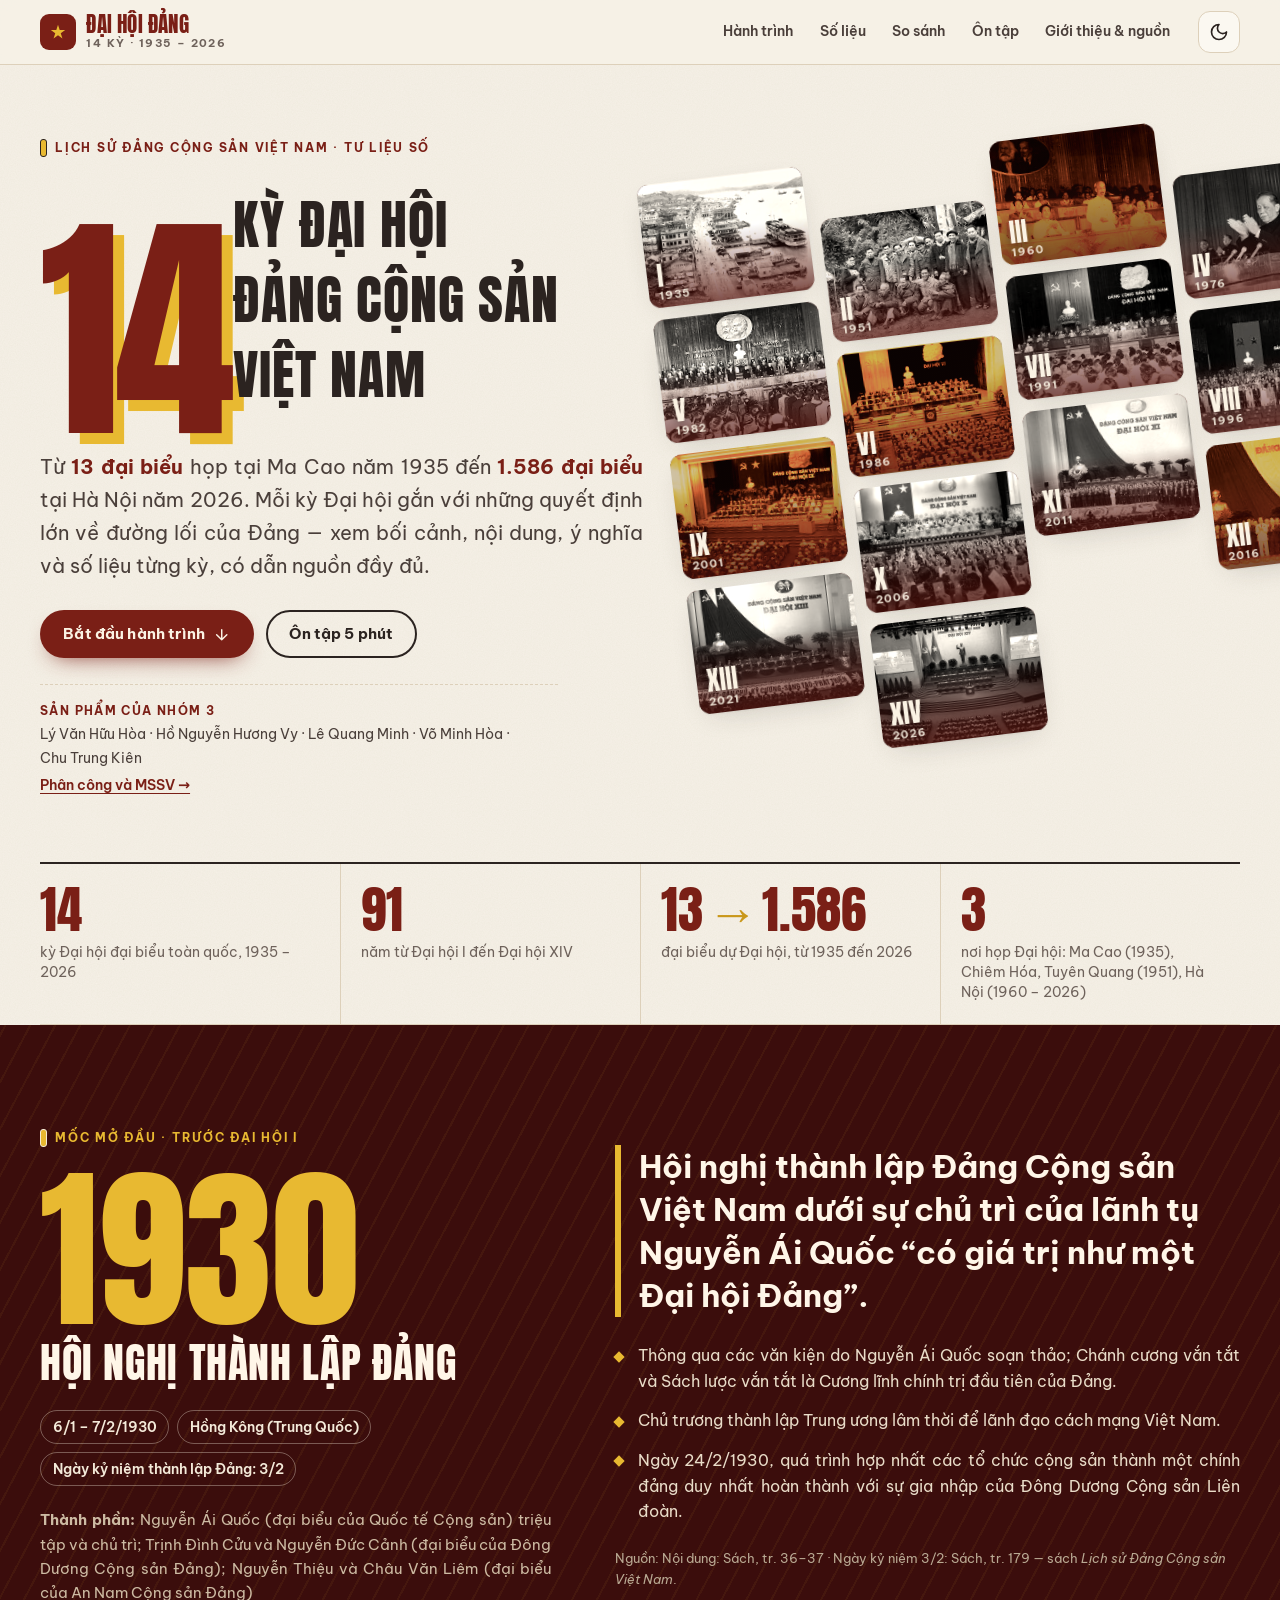
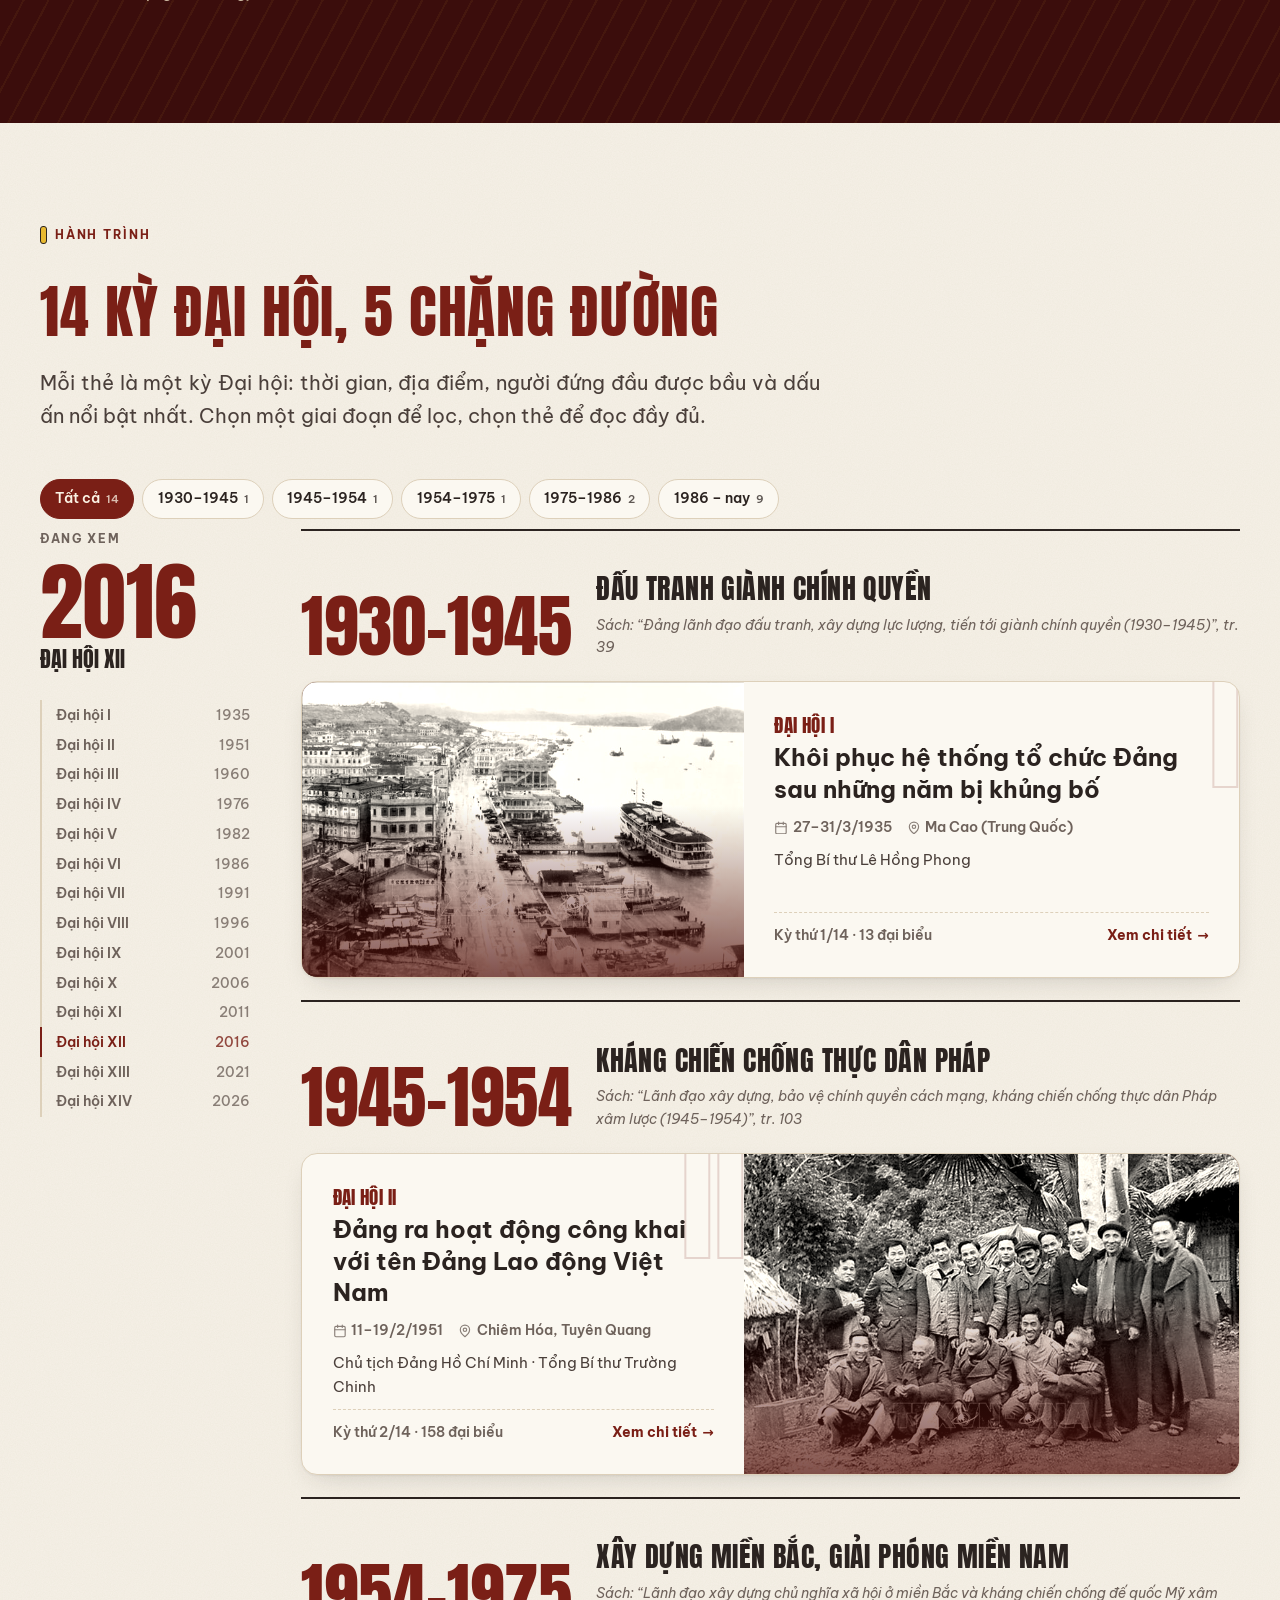
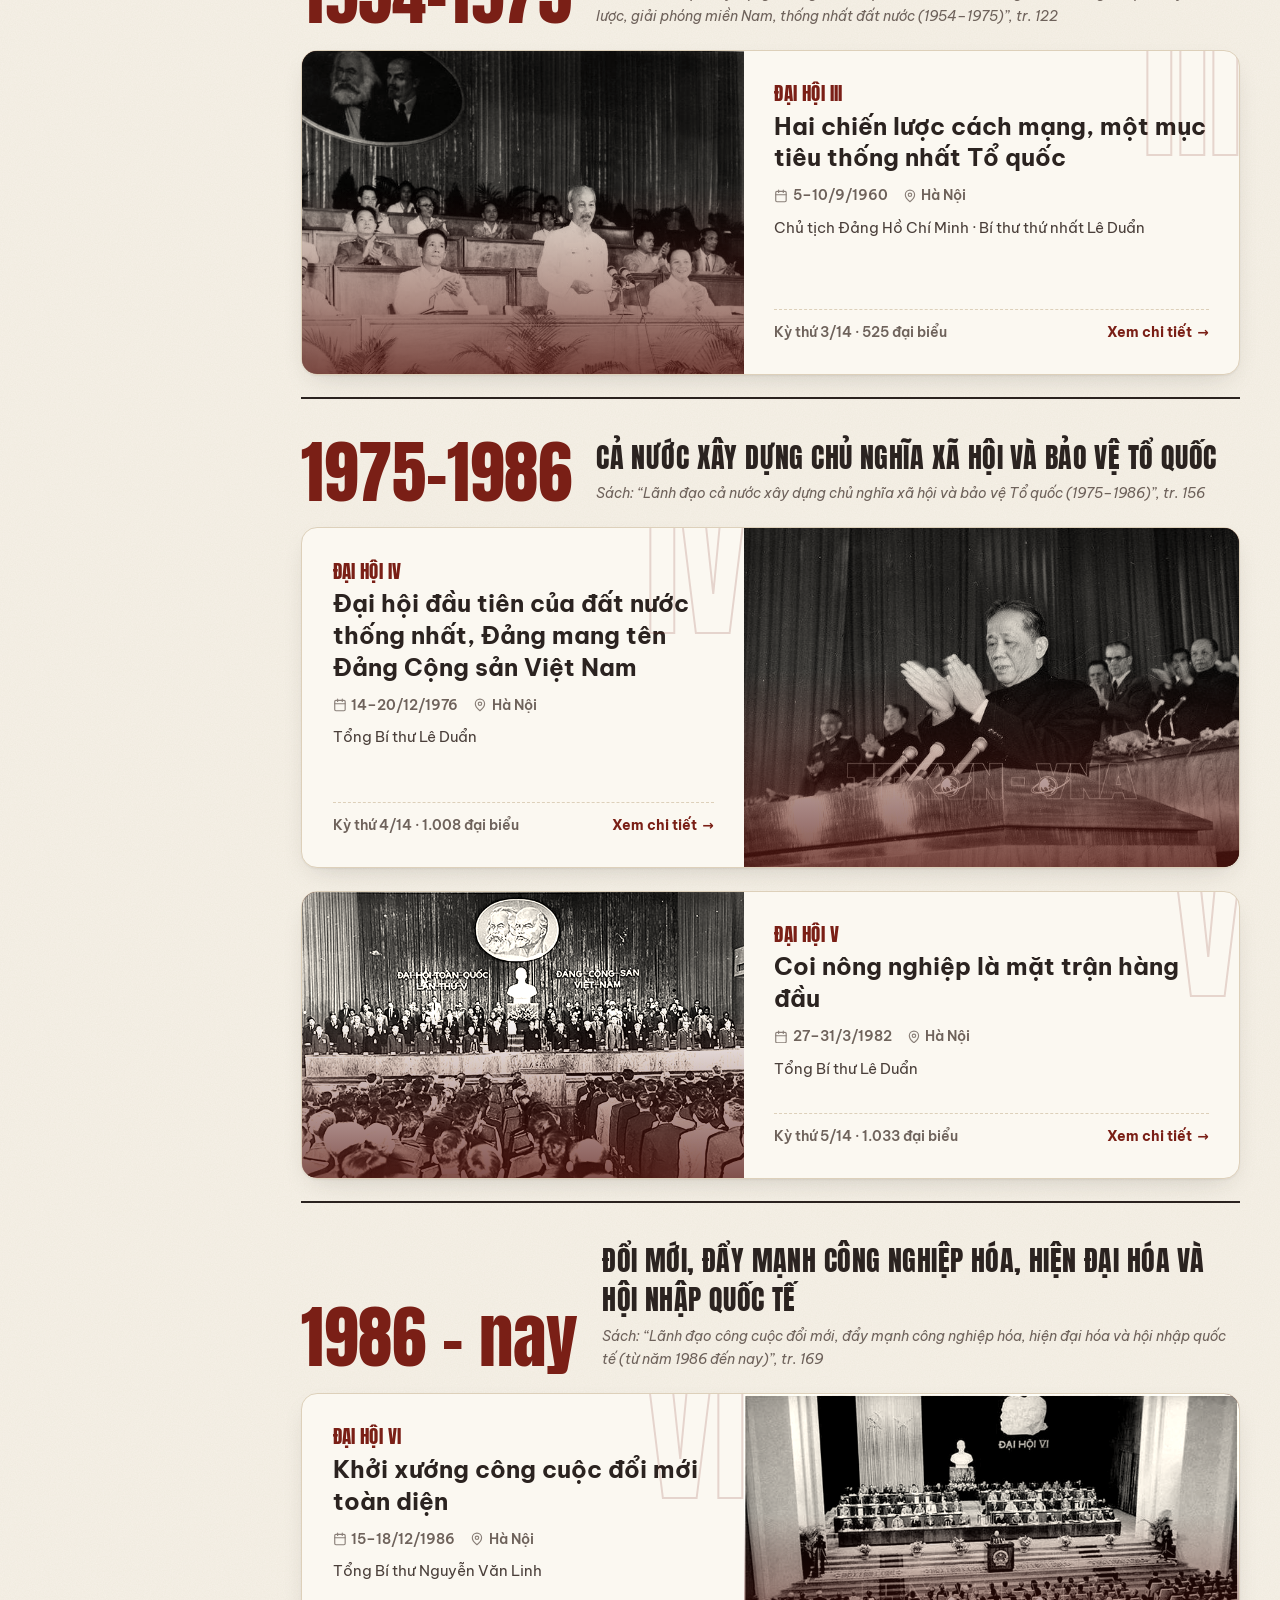
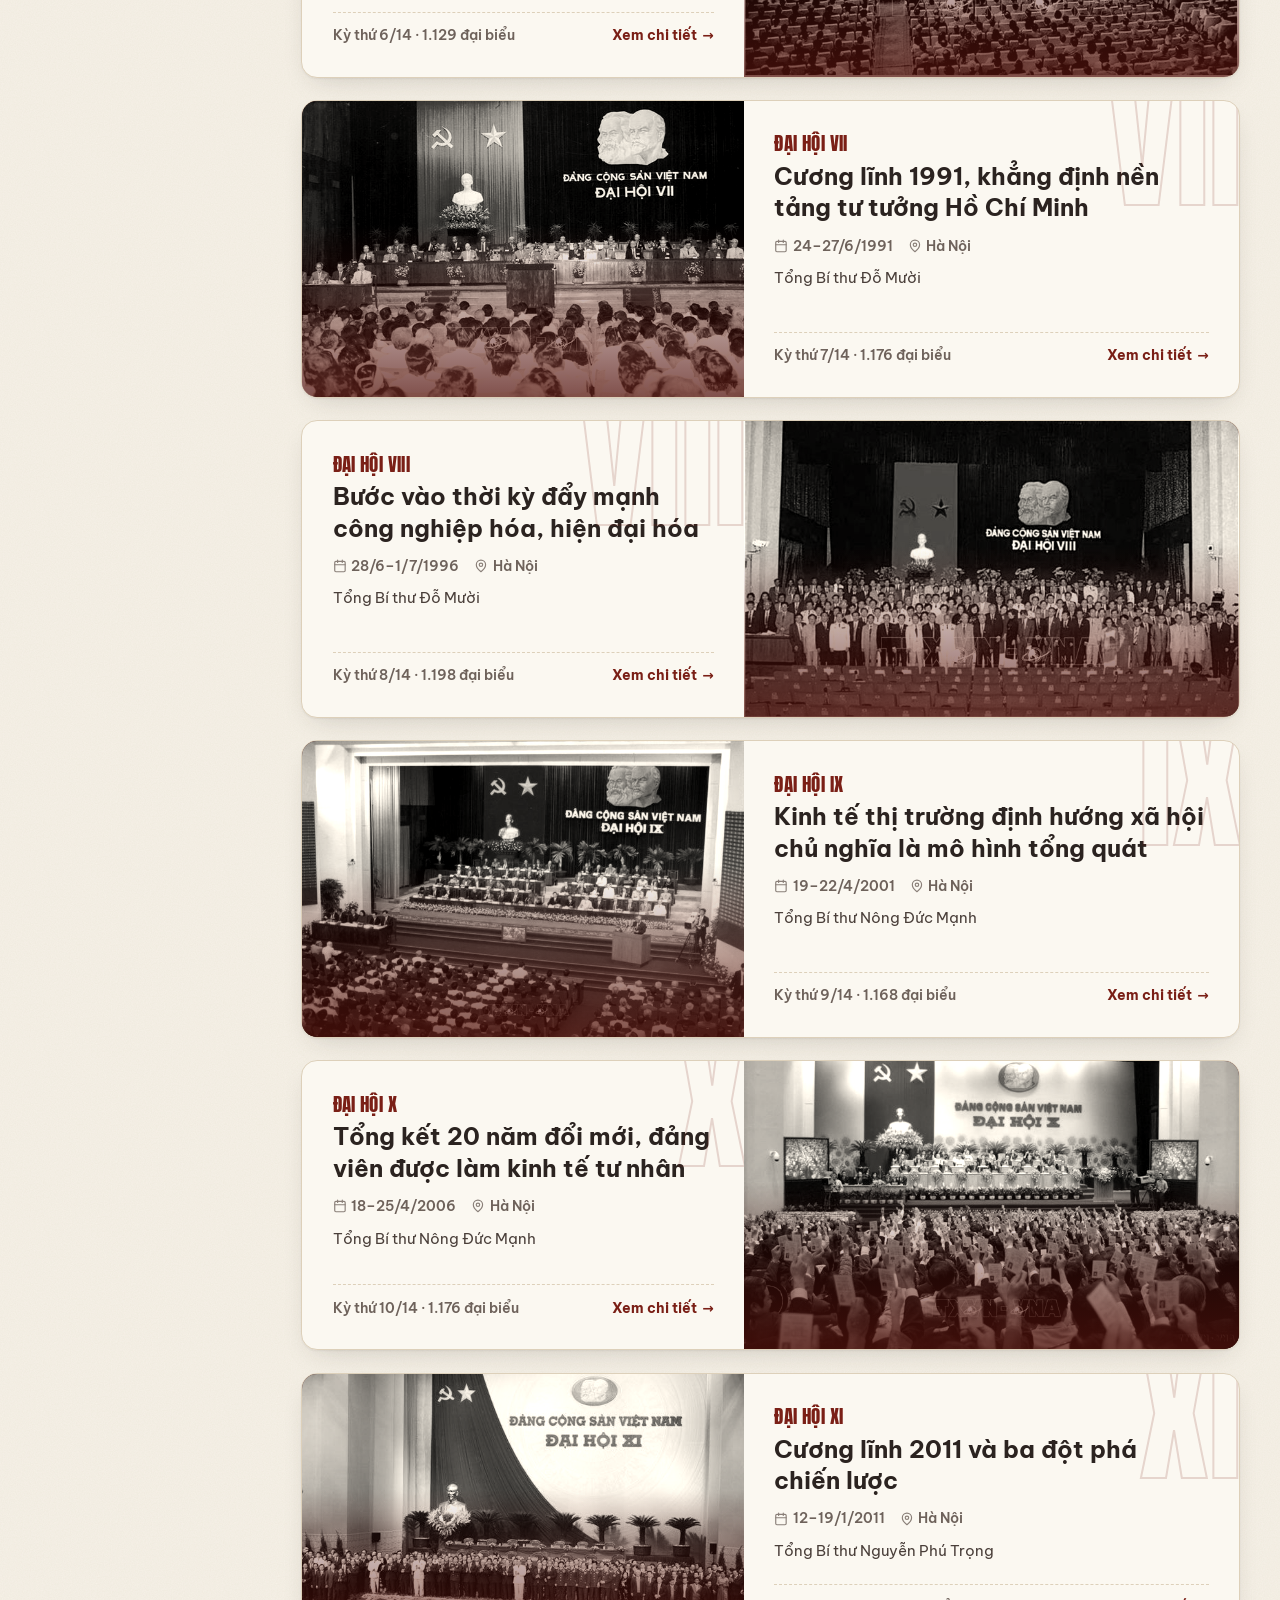
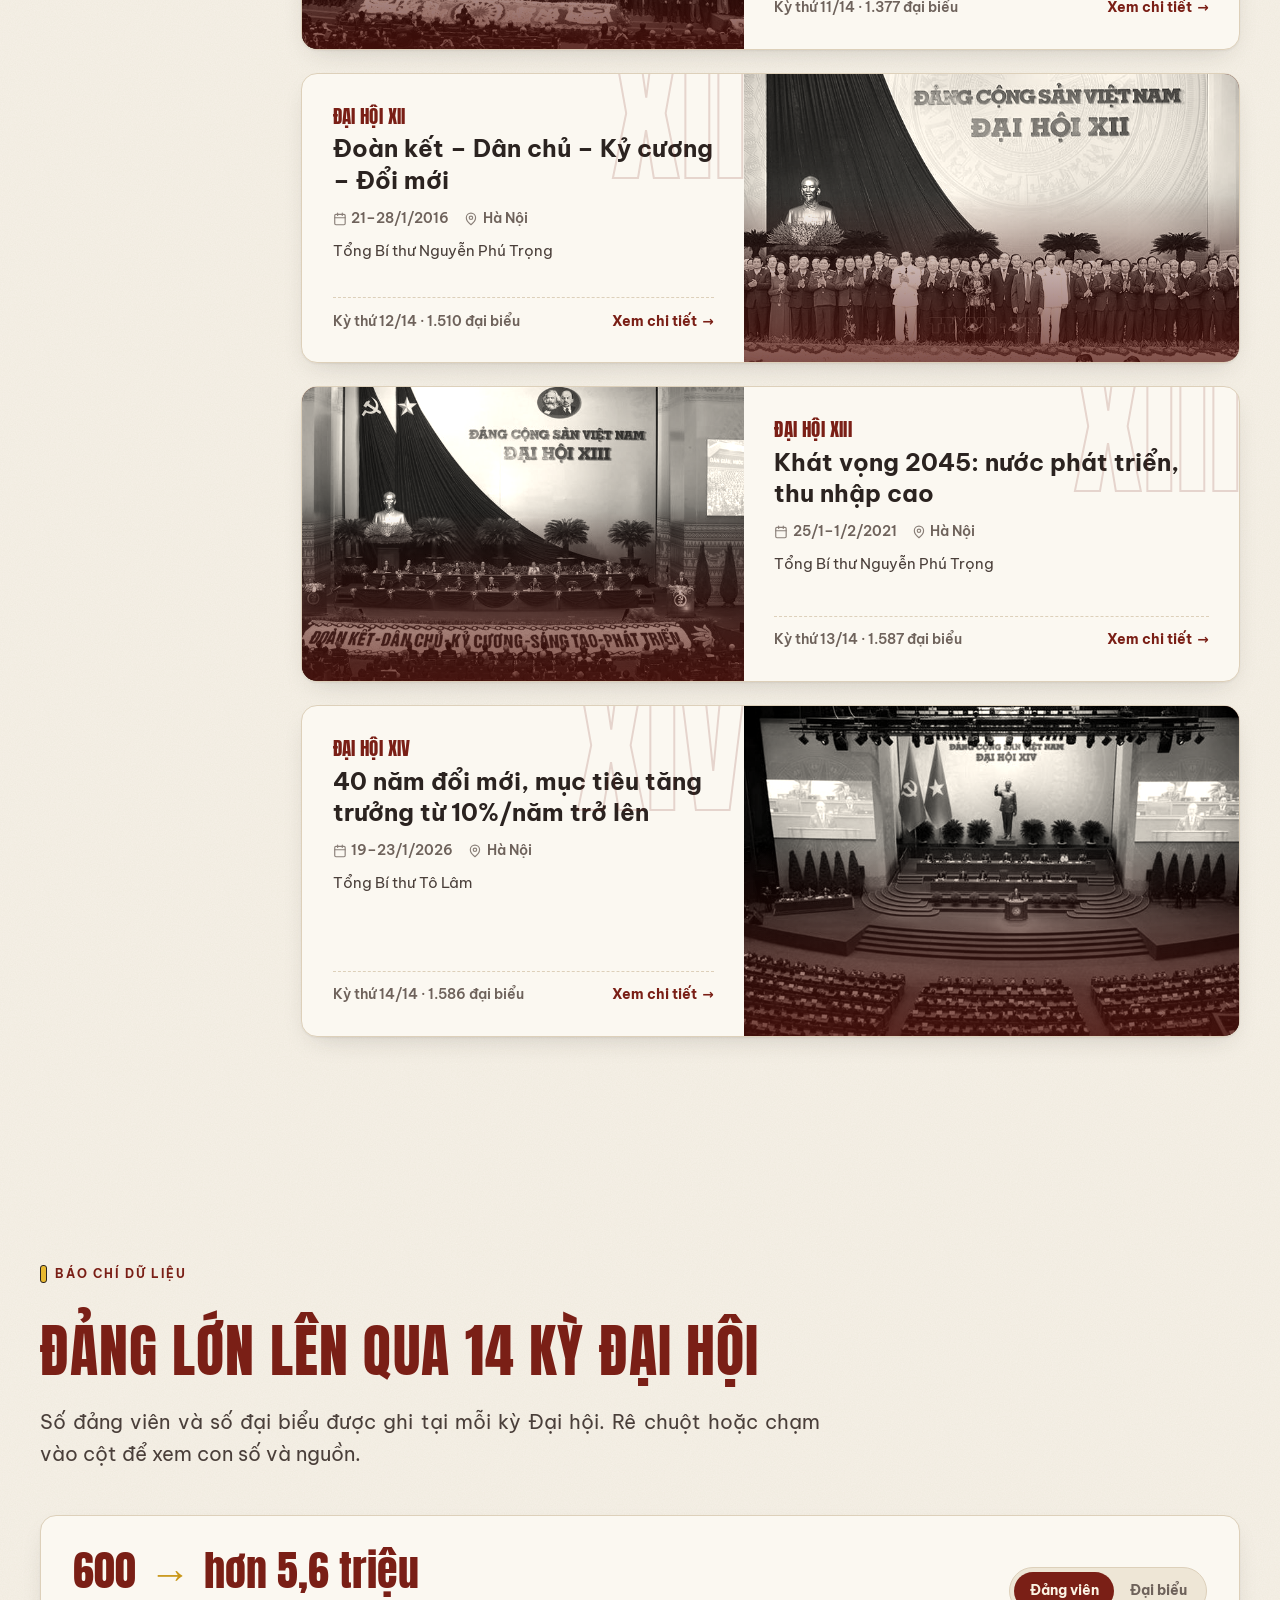
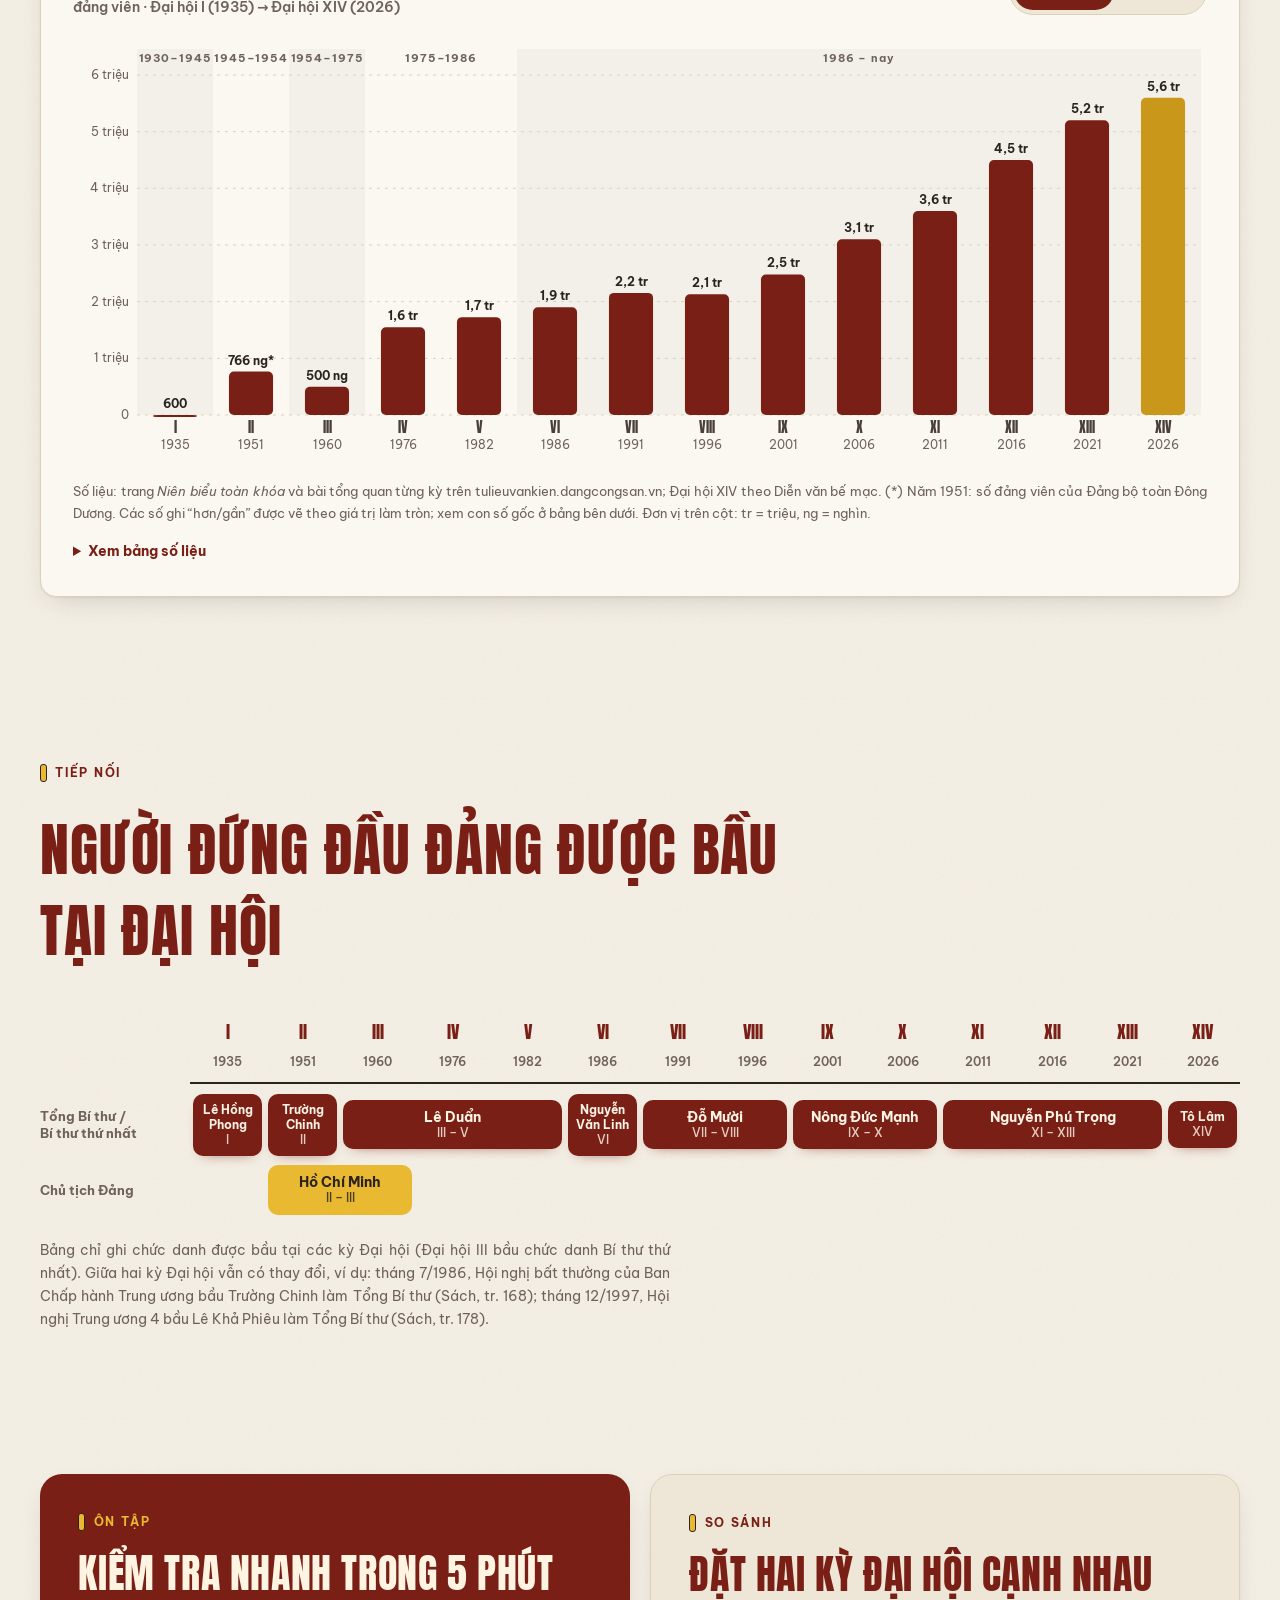
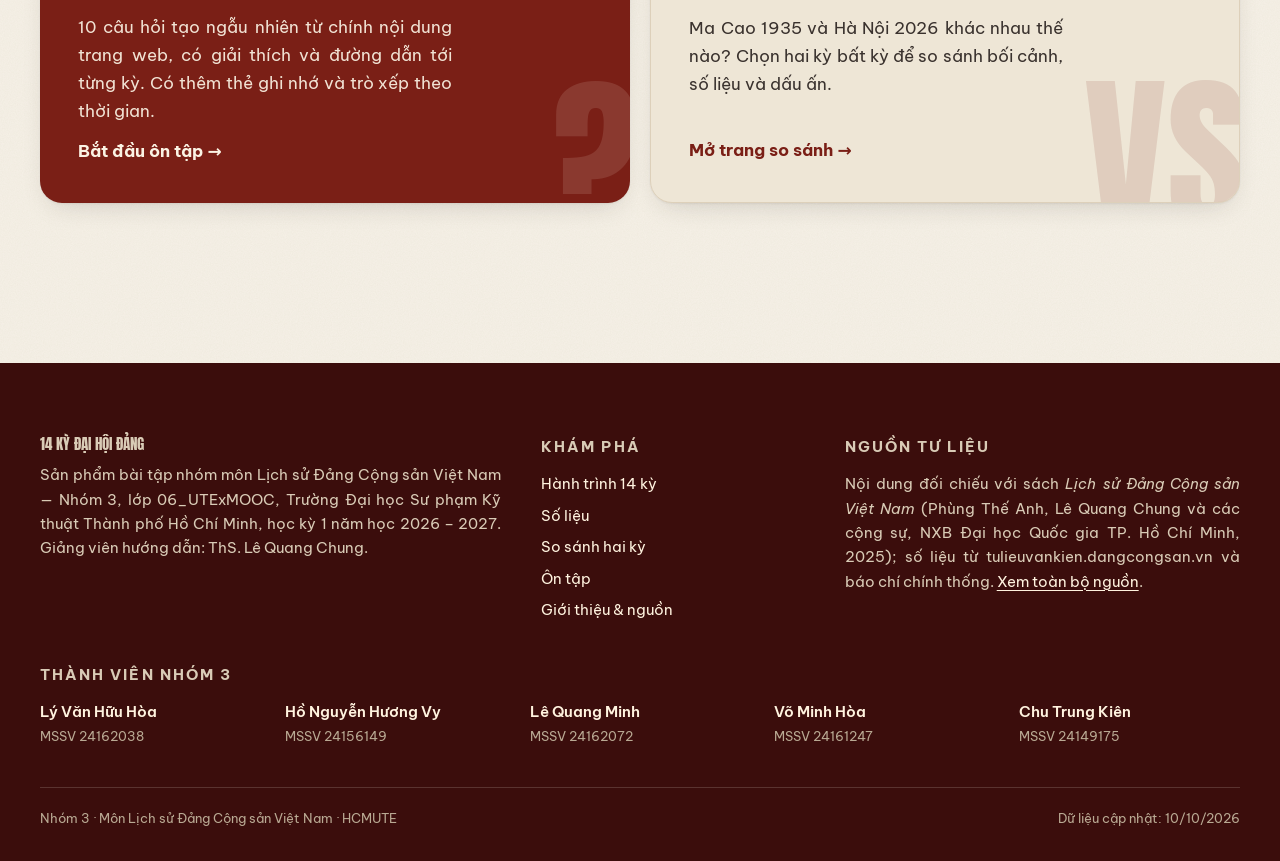
<file: index.html>
<!doctype html>
<html lang="vi">
<head>
  <meta charset="utf-8">
  <meta name="viewport" content="width=device-width, initial-scale=1">
  <title>14 kỳ Đại hội Đảng Cộng sản Việt Nam (1935 – 2026)</title>
  <meta name="description" content="Hành trình 14 kỳ Đại hội đại biểu toàn quốc của Đảng Cộng sản Việt Nam, từ Ma Cao năm 1935 đến Hà Nội năm 2026: bối cảnh, nội dung, ý nghĩa, số liệu, so sánh và ôn tập — có dẫn nguồn đầy đủ.">
  <meta name="theme-color" content="#7A1F16">
  <!-- og:start -->
  <meta property="og:type" content="website">
  <meta property="og:site_name" content="14 kỳ Đại hội Đảng Cộng sản Việt Nam">
  <meta property="og:locale" content="vi_VN">
  <meta property="og:title" content="14 kỳ Đại hội Đảng Cộng sản Việt Nam (1935 – 2026)">
  <meta property="og:description" content="Hành trình 14 kỳ Đại hội đại biểu toàn quốc của Đảng Cộng sản Việt Nam, từ Ma Cao năm 1935 đến Hà Nội năm 2026: bối cảnh, nội dung, ý nghĩa, số liệu, so sánh và ôn tập — có dẫn nguồn đầy đủ.">
  <meta property="og:url" content="https://baitaplsdnhom03.vercel.app/">
  <meta property="og:image" content="https://baitaplsdnhom03.vercel.app/assets/og.jpg">
  <meta property="og:image:width" content="1200">
  <meta property="og:image:height" content="630">
  <meta property="og:image:alt" content="14 kỳ Đại hội Đảng Cộng sản Việt Nam, 1935 – 2026">
  <meta name="twitter:card" content="summary_large_image">
  <!-- og:end -->
  <link rel="icon" href="assets/favicon.svg" type="image/svg+xml">
  <link rel="stylesheet" href="assets/css/fonts.css?v=8db3c902">
  <link rel="stylesheet" href="assets/css/style.css?v=9d12f272">
  <script>(function(){var d=document.documentElement;d.classList.add('js');try{var t=localStorage.getItem('dhd-theme');if(!t&&window.matchMedia&&matchMedia('(prefers-color-scheme: dark)').matches)t='dark';if(t)d.setAttribute('data-theme',t)}catch(e){}})();</script>
  <script src="assets/js/data.js?v=66b2a954" defer></script>
  <script src="assets/js/app.js?v=855b6eec" defer></script>
  <script src="assets/js/home.js?v=b8b90ffa" defer></script>
</head>
<body>
  <a class="skip-link" href="#main">Bỏ qua, đến nội dung chính</a>

  <header class="site-header">
    <div class="container site-header__inner">
      <a class="brand" href="index.html" aria-label="Trang chủ — 14 kỳ Đại hội Đảng">
        <span class="brand__mark" aria-hidden="true"><svg viewBox="0 0 64 64"><path d="M32 11 36.94 26.2h15.98L39.99 35.6l4.94 15.2L32 41.4l-12.93 9.4 4.94-15.2-12.93-9.4h15.98z"/></svg></span>
        <span class="brand__text">Đại hội Đảng<span class="brand__sub">14 KỲ · 1935 – 2026</span></span>
      </a>
      <nav class="nav" id="site-nav" aria-label="Điều hướng chính">
        <a href="index.html#hanh-trinh">Hành trình</a>
        <a href="index.html#so-lieu">Số liệu</a>
        <a href="so-sanh.html">So sánh</a>
        <a href="on-tap.html">Ôn tập</a>
        <a href="gioi-thieu.html">Giới thiệu &amp; nguồn</a>
      </nav>
      <div class="header-actions">
        <button class="icon-btn" id="theme-toggle" type="button" aria-label="Chuyển sang chế độ tối" aria-pressed="false">
          <svg class="theme-light-icon" viewBox="0 0 24 24" fill="none" stroke="currentColor" stroke-width="2" stroke-linecap="round" stroke-linejoin="round" aria-hidden="true"><path d="M12 3a6 6 0 0 0 9 9 9 9 0 1 1-9-9Z"/></svg>
          <svg class="theme-dark-icon" viewBox="0 0 24 24" fill="none" stroke="currentColor" stroke-width="2" stroke-linecap="round" stroke-linejoin="round" aria-hidden="true"><circle cx="12" cy="12" r="4"/><path d="M12 2v2M12 20v2M4.93 4.93l1.41 1.41M17.66 17.66l1.41 1.41M2 12h2M20 12h2M6.34 17.66l-1.41 1.41M19.07 4.93l-1.41 1.41"/></svg>
        </button>
        <button class="icon-btn menu-btn" id="menu-btn" type="button" aria-label="Mở menu" aria-expanded="false" aria-controls="site-nav">
          <svg viewBox="0 0 24 24" fill="none" stroke="currentColor" stroke-width="2" stroke-linecap="round" aria-hidden="true"><path d="M4 6h16M4 12h16M4 18h16"/></svg>
        </button>
      </div>
    </div>
  </header>

  <main id="main">
    <!-- Mở đầu -->
    <section class="hero" aria-labelledby="hero-title">
      <div class="container">
        <div class="hero__grid">
          <div class="hero__copy">
            <p class="eyebrow">Lịch sử Đảng Cộng sản Việt Nam · Tư&nbsp;liệu&nbsp;số</p>
            <h1 class="hero__title" id="hero-title">
              <span class="hero__num">14</span>
              <span class="hero__words">kỳ Đại hội<br>Đảng Cộng sản<br>Việt Nam</span>
            </h1>
            <p class="hero__lead" id="hero-lead">Từ 13 đại biểu họp tại Ma Cao năm 1935 đến 1.586 đại biểu tại Hà Nội năm 2026 — bối cảnh, nội dung và ý nghĩa của từng kỳ Đại hội, có dẫn nguồn đầy đủ.</p>
            <div class="hero__actions">
              <a class="btn btn--primary" href="#hanh-trinh">Bắt đầu hành trình <svg viewBox="0 0 24 24" fill="none" stroke="currentColor" stroke-width="2" stroke-linecap="round" stroke-linejoin="round" aria-hidden="true"><path d="M12 5v14M19 12l-7 7-7-7"/></svg></a>
              <a class="btn btn--ghost" href="on-tap.html">Ôn tập 5 phút</a>
            </div>
            <p class="hero__team">
              <b>Sản phẩm của Nhóm 3</b>
              Lý&nbsp;Văn&nbsp;Hữu&nbsp;Hòa · Hồ&nbsp;Nguyễn&nbsp;Hương&nbsp;Vy · Lê&nbsp;Quang&nbsp;Minh · Võ&nbsp;Minh&nbsp;Hòa · Chu&nbsp;Trung&nbsp;Kiên
              <a href="gioi-thieu.html#thanh-vien">Phân công và MSSV&nbsp;→</a>
            </p>
          </div>
          <div class="mosaic" id="mosaic" aria-label="Ảnh tư liệu 14 kỳ Đại hội — chọn một ảnh để xem chi tiết"></div>
        </div>
        <div class="stats" id="stats" aria-label="Những con số chính"></div>
      </div>
    </section>

    <!-- Mốc mở đầu 1930 -->
    <section class="founding section" id="mo-dau" aria-labelledby="founding-title"></section>

    <!-- Trục thời gian -->
    <section class="section" id="hanh-trinh" aria-labelledby="tl-title">
      <div class="container">
        <div class="section-head" data-reveal>
          <p class="eyebrow">Hành trình</p>
          <h2 class="section-title" id="tl-title">14 kỳ Đại hội, 5 chặng đường</h2>
          <p class="lead">Mỗi thẻ là một kỳ Đại hội: thời gian, địa điểm, người đứng đầu được bầu và dấu ấn nổi bật nhất. Chọn một giai đoạn để lọc, chọn thẻ để đọc đầy đủ.</p>
        </div>
        <div class="chips" id="phase-chips" role="group" aria-label="Lọc theo giai đoạn"></div>
        <div class="tl-layout">
          <aside class="tl-rail" id="tl-rail" aria-label="Mục lục các kỳ Đại hội"></aside>
          <div>
            <div class="tl-bar" id="tl-bar" aria-hidden="true"></div>
            <div class="tl-list" id="tl-list"></div>
          </div>
        </div>
      </div>
    </section>

    <!-- Số liệu -->
    <section class="section" id="so-lieu" aria-labelledby="chart-title">
      <div class="container">
        <div class="section-head" data-reveal>
          <p class="eyebrow">Báo chí dữ liệu</p>
          <h2 class="section-title" id="chart-title">Đảng lớn lên qua 14 kỳ Đại hội</h2>
          <p class="lead">Số đảng viên và số đại biểu được ghi tại mỗi kỳ Đại hội. Rê chuột hoặc chạm vào cột để xem con số và nguồn.</p>
        </div>
        <div class="chart-card" data-reveal>
          <div class="chart-head">
            <div class="chart-kpi" id="chart-kpi"></div>
            <div class="seg" role="group" aria-label="Chọn loại số liệu">
              <button type="button" data-mode="members" aria-pressed="true">Đảng viên</button>
              <button type="button" data-mode="delegates" aria-pressed="false">Đại biểu</button>
            </div>
          </div>
          <div class="chart" id="chart"></div>
          <p class="chart-foot" id="chart-foot"></p>
          <details class="chart-table">
            <summary>Xem bảng số liệu</summary>
            <div class="table-wrap" id="chart-table"></div>
          </details>
        </div>
      </div>
    </section>

    <!-- Người đứng đầu -->
    <section class="section section--tight" id="nguoi-dung-dau" aria-labelledby="relay-title">
      <div class="container">
        <div class="section-head" data-reveal>
          <p class="eyebrow">Tiếp nối</p>
          <h2 class="section-title" id="relay-title">Người đứng đầu Đảng được bầu tại Đại hội</h2>
        </div>
        <p class="swipe-hint" aria-hidden="true">← Vuốt ngang để xem đủ 14 kỳ →</p>
        <div class="relay" id="relay" data-reveal></div>
        <p class="relay-note" id="relay-note"></p>
      </div>
    </section>

    <!-- Kêu gọi -->
    <section class="section section--tight" aria-label="Học tiếp">
      <div class="container cta-grid" data-stagger>
        <a class="cta cta--red" href="on-tap.html" data-reveal>
          <span class="eyebrow" style="color:var(--gold)">Ôn tập</span>
          <span class="cta__title">Kiểm tra nhanh trong 5 phút</span>
          <p>10 câu hỏi tạo ngẫu nhiên từ chính nội dung trang web, có giải thích và đường dẫn tới từng kỳ. Có thêm thẻ ghi nhớ và trò xếp theo thời gian.</p>
          <span class="cta__go">Bắt đầu ôn tập →</span>
          <span class="cta__big" aria-hidden="true">?</span>
        </a>
        <a class="cta cta--paper" href="so-sanh.html" data-reveal>
          <span class="eyebrow">So sánh</span>
          <span class="cta__title">Đặt hai kỳ Đại hội cạnh nhau</span>
          <p>Ma Cao 1935 và Hà Nội 2026 khác nhau thế nào? Chọn hai kỳ bất kỳ để so sánh bối cảnh, số liệu và dấu ấn.</p>
          <span class="cta__go" style="color:var(--red)">Mở trang so sánh →</span>
          <span class="cta__big" aria-hidden="true" style="color:var(--red)">VS</span>
        </a>
      </div>
    </section>
  </main>

  <footer class="site-footer">
    <div class="container">
      <div class="site-footer__grid">
        <div>
          <p class="site-footer__brand">14 kỳ Đại hội Đảng</p>
          <p>Sản phẩm bài tập nhóm môn Lịch sử Đảng Cộng sản Việt Nam — Nhóm 3, lớp 06_UTExMOOC, Trường Đại học Sư phạm Kỹ thuật Thành phố Hồ Chí Minh, học kỳ 1 năm học 2026 – 2027. Giảng viên hướng dẫn: ThS. Lê Quang Chung.</p>
        </div>
        <div>
          <p class="site-footer__title">Khám phá</p>
          <ul>
            <li><a href="index.html#hanh-trinh">Hành trình 14 kỳ</a></li>
            <li><a href="index.html#so-lieu">Số liệu</a></li>
            <li><a href="so-sanh.html">So sánh hai kỳ</a></li>
            <li><a href="on-tap.html">Ôn tập</a></li>
            <li><a href="gioi-thieu.html">Giới thiệu &amp; nguồn</a></li>
          </ul>
        </div>
        <div>
          <p class="site-footer__title">Nguồn tư liệu</p>
          <p>Nội dung đối chiếu với sách <em>Lịch sử Đảng Cộng sản Việt Nam</em> (Phùng Thế Anh, Lê Quang Chung và các cộng sự, NXB Đại học Quốc gia TP. Hồ Chí Minh, 2025); số liệu từ tulieuvankien.dangcongsan.vn và báo chí chính thống. <a href="gioi-thieu.html#nguon">Xem toàn bộ nguồn</a>.</p>
        </div>
      </div>
      <div class="site-footer__team">
        <p class="site-footer__title">Thành viên Nhóm 3</p>
        <ul>
          <li><b>Lý Văn Hữu Hòa</b><span>MSSV 24162038</span></li>
          <li><b>Hồ Nguyễn Hương Vy</b><span>MSSV 24156149</span></li>
          <li><b>Lê Quang Minh</b><span>MSSV 24162072</span></li>
          <li><b>Võ Minh Hòa</b><span>MSSV 24161247</span></li>
          <li><b>Chu Trung Kiên</b><span>MSSV 24149175</span></li>
        </ul>
      </div>
      <div class="site-footer__bottom">
        <span>Nhóm 3 · Môn Lịch sử Đảng Cộng sản Việt Nam · HCMUTE</span>
        <span>Dữ liệu cập nhật: <span data-generated></span></span>
      </div>
    </div>
  </footer>
</body>
</html>
</file>
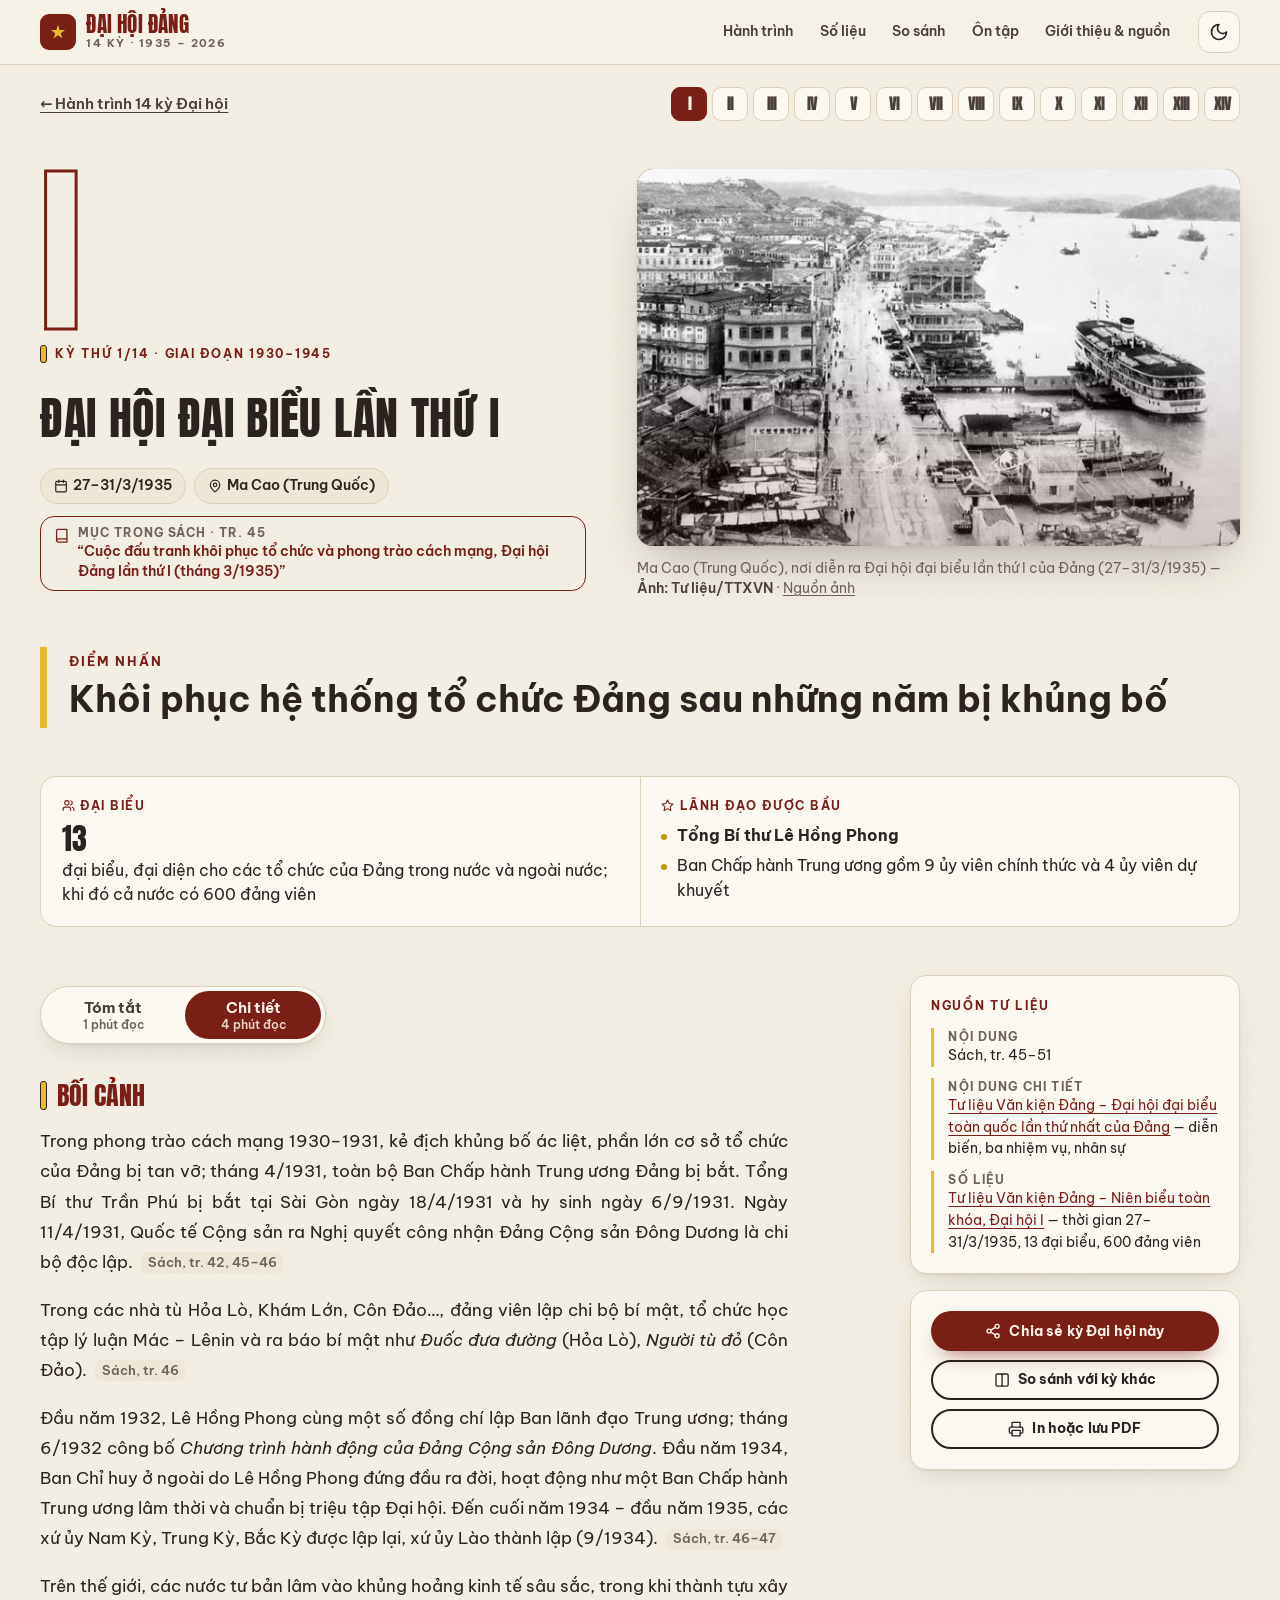
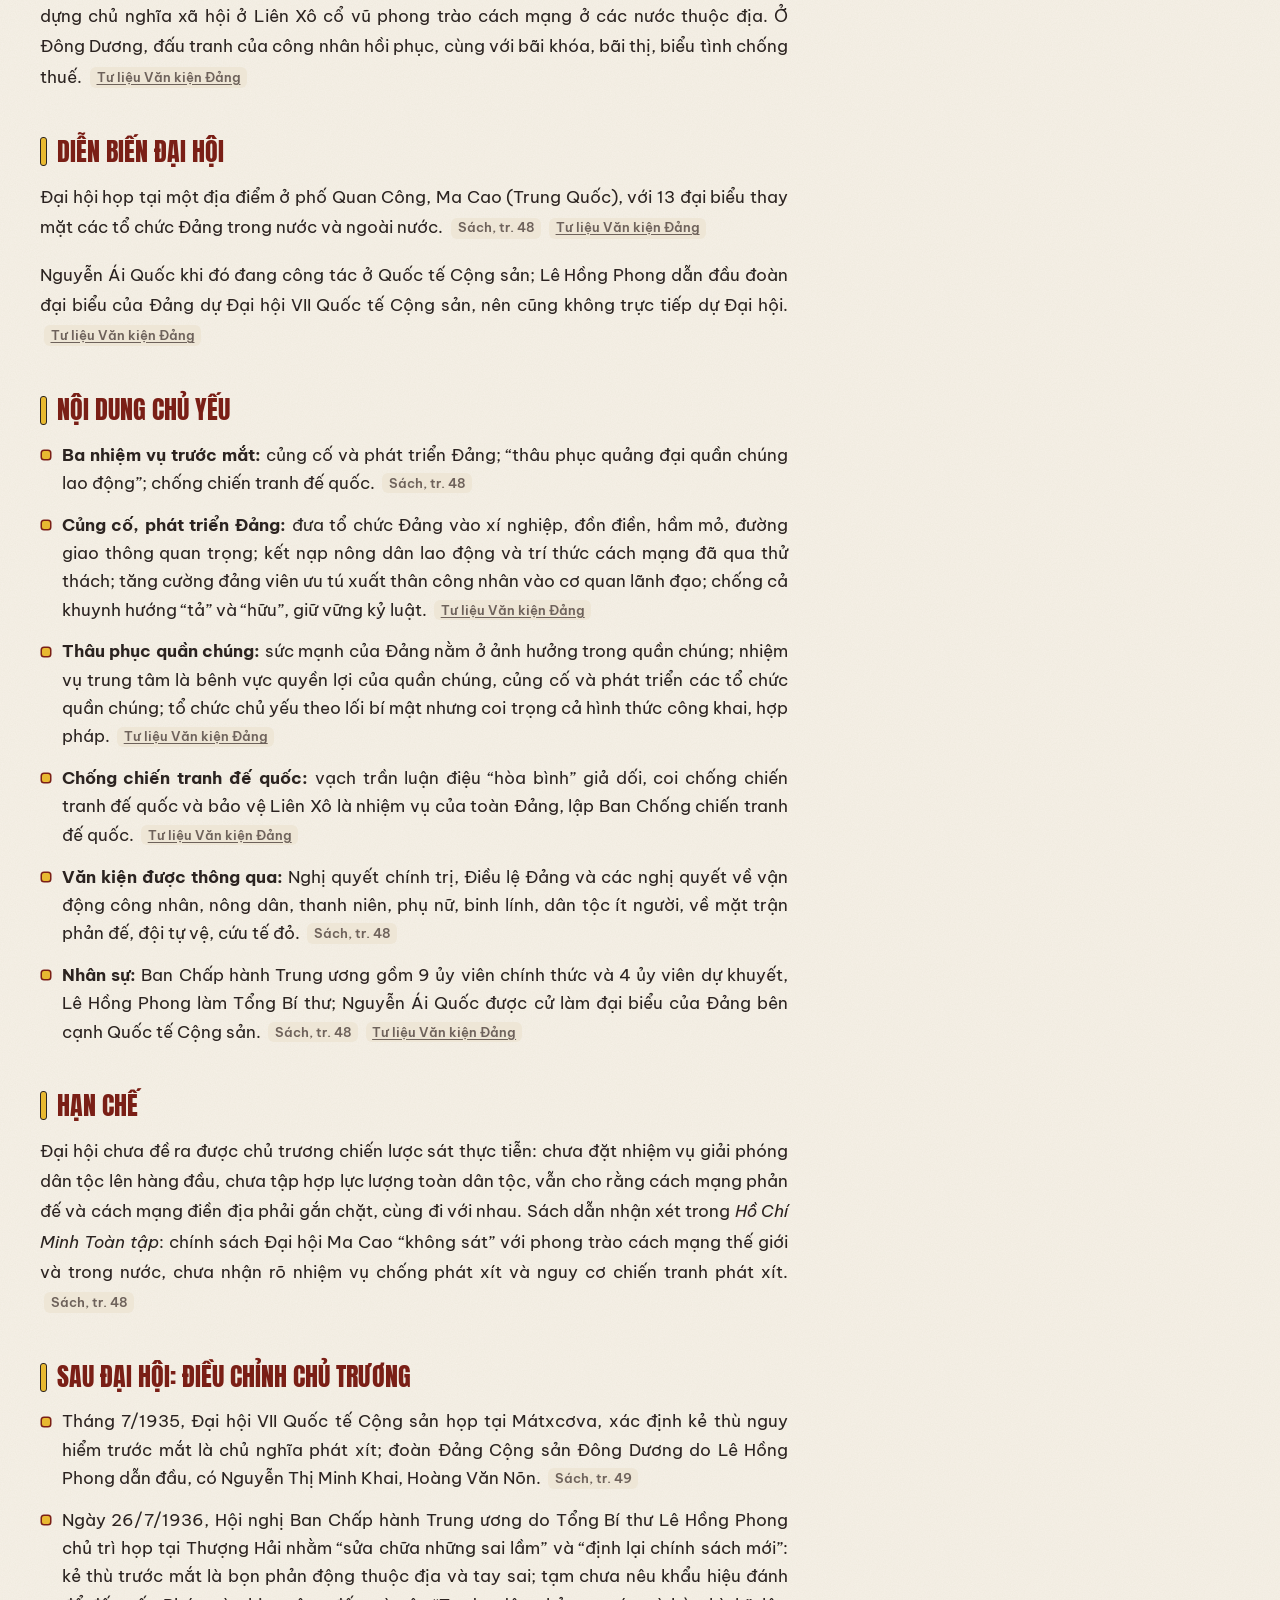
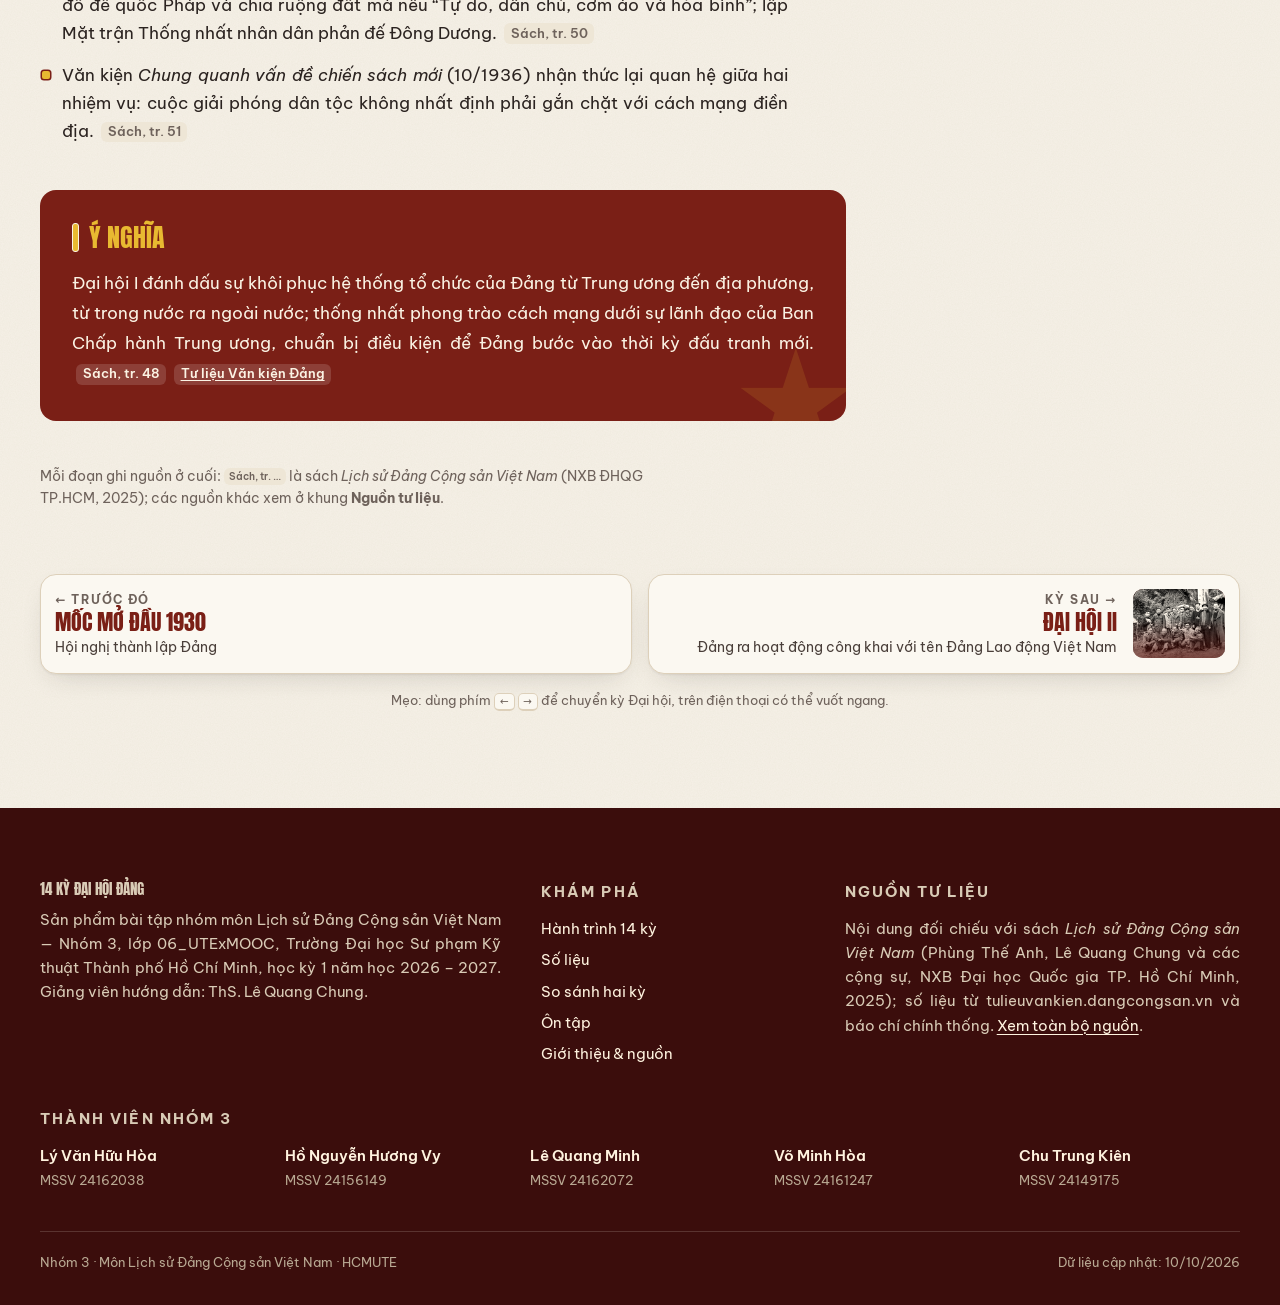
<file: dai-hoi.html>
<!doctype html>
<html lang="vi">
<head>
  <meta charset="utf-8">
  <meta name="viewport" content="width=device-width, initial-scale=1">
  <title>Đại hội Đảng — 14 kỳ Đại hội Đảng Cộng sản Việt Nam</title>
  <meta name="description" content="Bối cảnh, nội dung nổi bật, ý nghĩa, số liệu và nguồn tư liệu của từng kỳ Đại hội đại biểu toàn quốc Đảng Cộng sản Việt Nam.">
  <meta name="theme-color" content="#7A1F16">
  <!-- og:start -->
  <meta property="og:type" content="website">
  <meta property="og:site_name" content="14 kỳ Đại hội Đảng Cộng sản Việt Nam">
  <meta property="og:locale" content="vi_VN">
  <meta property="og:title" content="Đại hội Đảng — 14 kỳ Đại hội Đảng Cộng sản Việt Nam">
  <meta property="og:description" content="Bối cảnh, nội dung nổi bật, ý nghĩa, số liệu và nguồn tư liệu của từng kỳ Đại hội đại biểu toàn quốc Đảng Cộng sản Việt Nam.">
  <meta property="og:url" content="https://baitaplsdnhom03.vercel.app/dai-hoi.html">
  <meta property="og:image" content="https://baitaplsdnhom03.vercel.app/assets/og.jpg">
  <meta property="og:image:width" content="1200">
  <meta property="og:image:height" content="630">
  <meta property="og:image:alt" content="14 kỳ Đại hội Đảng Cộng sản Việt Nam, 1935 – 2026">
  <meta name="twitter:card" content="summary_large_image">
  <!-- og:end -->
  <link rel="icon" href="assets/favicon.svg" type="image/svg+xml">
  <link rel="stylesheet" href="assets/css/fonts.css?v=8db3c902">
  <link rel="stylesheet" href="assets/css/style.css?v=9d12f272">
  <script>(function(){var d=document.documentElement;d.classList.add('js');try{var t=localStorage.getItem('dhd-theme');if(!t&&window.matchMedia&&matchMedia('(prefers-color-scheme: dark)').matches)t='dark';if(t)d.setAttribute('data-theme',t)}catch(e){}})();</script>
  <script src="assets/js/data.js?v=66b2a954" defer></script>
  <script src="assets/js/app.js?v=855b6eec" defer></script>
  <script src="assets/js/detail.js?v=a5f7674d" defer></script>
</head>
<body>
  <a class="skip-link" href="#main">Bỏ qua, đến nội dung chính</a>

  <header class="site-header">
    <div class="container site-header__inner">
      <a class="brand" href="index.html" aria-label="Trang chủ — 14 kỳ Đại hội Đảng">
        <span class="brand__mark" aria-hidden="true"><svg viewBox="0 0 64 64"><path d="M32 11 36.94 26.2h15.98L39.99 35.6l4.94 15.2L32 41.4l-12.93 9.4 4.94-15.2-12.93-9.4h15.98z"/></svg></span>
        <span class="brand__text">Đại hội Đảng<span class="brand__sub">14 KỲ · 1935 – 2026</span></span>
      </a>
      <nav class="nav" id="site-nav" aria-label="Điều hướng chính">
        <a href="index.html#hanh-trinh">Hành trình</a>
        <a href="index.html#so-lieu">Số liệu</a>
        <a href="so-sanh.html">So sánh</a>
        <a href="on-tap.html">Ôn tập</a>
        <a href="gioi-thieu.html">Giới thiệu &amp; nguồn</a>
      </nav>
      <div class="header-actions">
        <button class="icon-btn" id="theme-toggle" type="button" aria-label="Chuyển sang chế độ tối" aria-pressed="false">
          <svg class="theme-light-icon" viewBox="0 0 24 24" fill="none" stroke="currentColor" stroke-width="2" stroke-linecap="round" stroke-linejoin="round" aria-hidden="true"><path d="M12 3a6 6 0 0 0 9 9 9 9 0 1 1-9-9Z"/></svg>
          <svg class="theme-dark-icon" viewBox="0 0 24 24" fill="none" stroke="currentColor" stroke-width="2" stroke-linecap="round" stroke-linejoin="round" aria-hidden="true"><circle cx="12" cy="12" r="4"/><path d="M12 2v2M12 20v2M4.93 4.93l1.41 1.41M17.66 17.66l1.41 1.41M2 12h2M20 12h2M6.34 17.66l-1.41 1.41M19.07 4.93l-1.41 1.41"/></svg>
        </button>
        <button class="icon-btn menu-btn" id="menu-btn" type="button" aria-label="Mở menu" aria-expanded="false" aria-controls="site-nav">
          <svg viewBox="0 0 24 24" fill="none" stroke="currentColor" stroke-width="2" stroke-linecap="round" aria-hidden="true"><path d="M4 6h16M4 12h16M4 18h16"/></svg>
        </button>
      </div>
    </div>
  </header>

  <main id="main">
    <div class="container">
      <div class="crumbs">
        <a href="index.html#hanh-trinh">← Hành trình 14 kỳ Đại hội</a>
        <nav class="dots-nav" id="dots" aria-label="Chọn kỳ Đại hội"></nav>
      </div>
      <article id="detail">
        <noscript><p style="padding:2rem 0">Trang này cần bật JavaScript để hiển thị nội dung.</p></noscript>
      </article>
      <nav class="pager" id="pager" aria-label="Kỳ trước và kỳ sau"></nav>
      <p class="kbd-hint">Mẹo: dùng phím <kbd>←</kbd> <kbd>→</kbd> để chuyển kỳ Đại hội, trên điện thoại có thể vuốt ngang.</p>
    </div>
  </main>

  <footer class="site-footer">
    <div class="container">
      <div class="site-footer__grid">
        <div>
          <p class="site-footer__brand">14 kỳ Đại hội Đảng</p>
          <p>Sản phẩm bài tập nhóm môn Lịch sử Đảng Cộng sản Việt Nam — Nhóm 3, lớp 06_UTExMOOC, Trường Đại học Sư phạm Kỹ thuật Thành phố Hồ Chí Minh, học kỳ 1 năm học 2026 – 2027. Giảng viên hướng dẫn: ThS. Lê Quang Chung.</p>
        </div>
        <div>
          <p class="site-footer__title">Khám phá</p>
          <ul>
            <li><a href="index.html#hanh-trinh">Hành trình 14 kỳ</a></li>
            <li><a href="index.html#so-lieu">Số liệu</a></li>
            <li><a href="so-sanh.html">So sánh hai kỳ</a></li>
            <li><a href="on-tap.html">Ôn tập</a></li>
            <li><a href="gioi-thieu.html">Giới thiệu &amp; nguồn</a></li>
          </ul>
        </div>
        <div>
          <p class="site-footer__title">Nguồn tư liệu</p>
          <p>Nội dung đối chiếu với sách <em>Lịch sử Đảng Cộng sản Việt Nam</em> (Phùng Thế Anh, Lê Quang Chung và các cộng sự, NXB Đại học Quốc gia TP. Hồ Chí Minh, 2025); số liệu từ tulieuvankien.dangcongsan.vn và báo chí chính thống. <a href="gioi-thieu.html#nguon">Xem toàn bộ nguồn</a>.</p>
        </div>
      </div>
      <div class="site-footer__team">
        <p class="site-footer__title">Thành viên Nhóm 3</p>
        <ul>
          <li><b>Lý Văn Hữu Hòa</b><span>MSSV 24162038</span></li>
          <li><b>Hồ Nguyễn Hương Vy</b><span>MSSV 24156149</span></li>
          <li><b>Lê Quang Minh</b><span>MSSV 24162072</span></li>
          <li><b>Võ Minh Hòa</b><span>MSSV 24161247</span></li>
          <li><b>Chu Trung Kiên</b><span>MSSV 24149175</span></li>
        </ul>
      </div>
      <div class="site-footer__bottom">
        <span>Nhóm 3 · Môn Lịch sử Đảng Cộng sản Việt Nam · HCMUTE</span>
        <span>Dữ liệu cập nhật: <span data-generated></span></span>
      </div>
    </div>
  </footer>
</body>
</html>
</file>
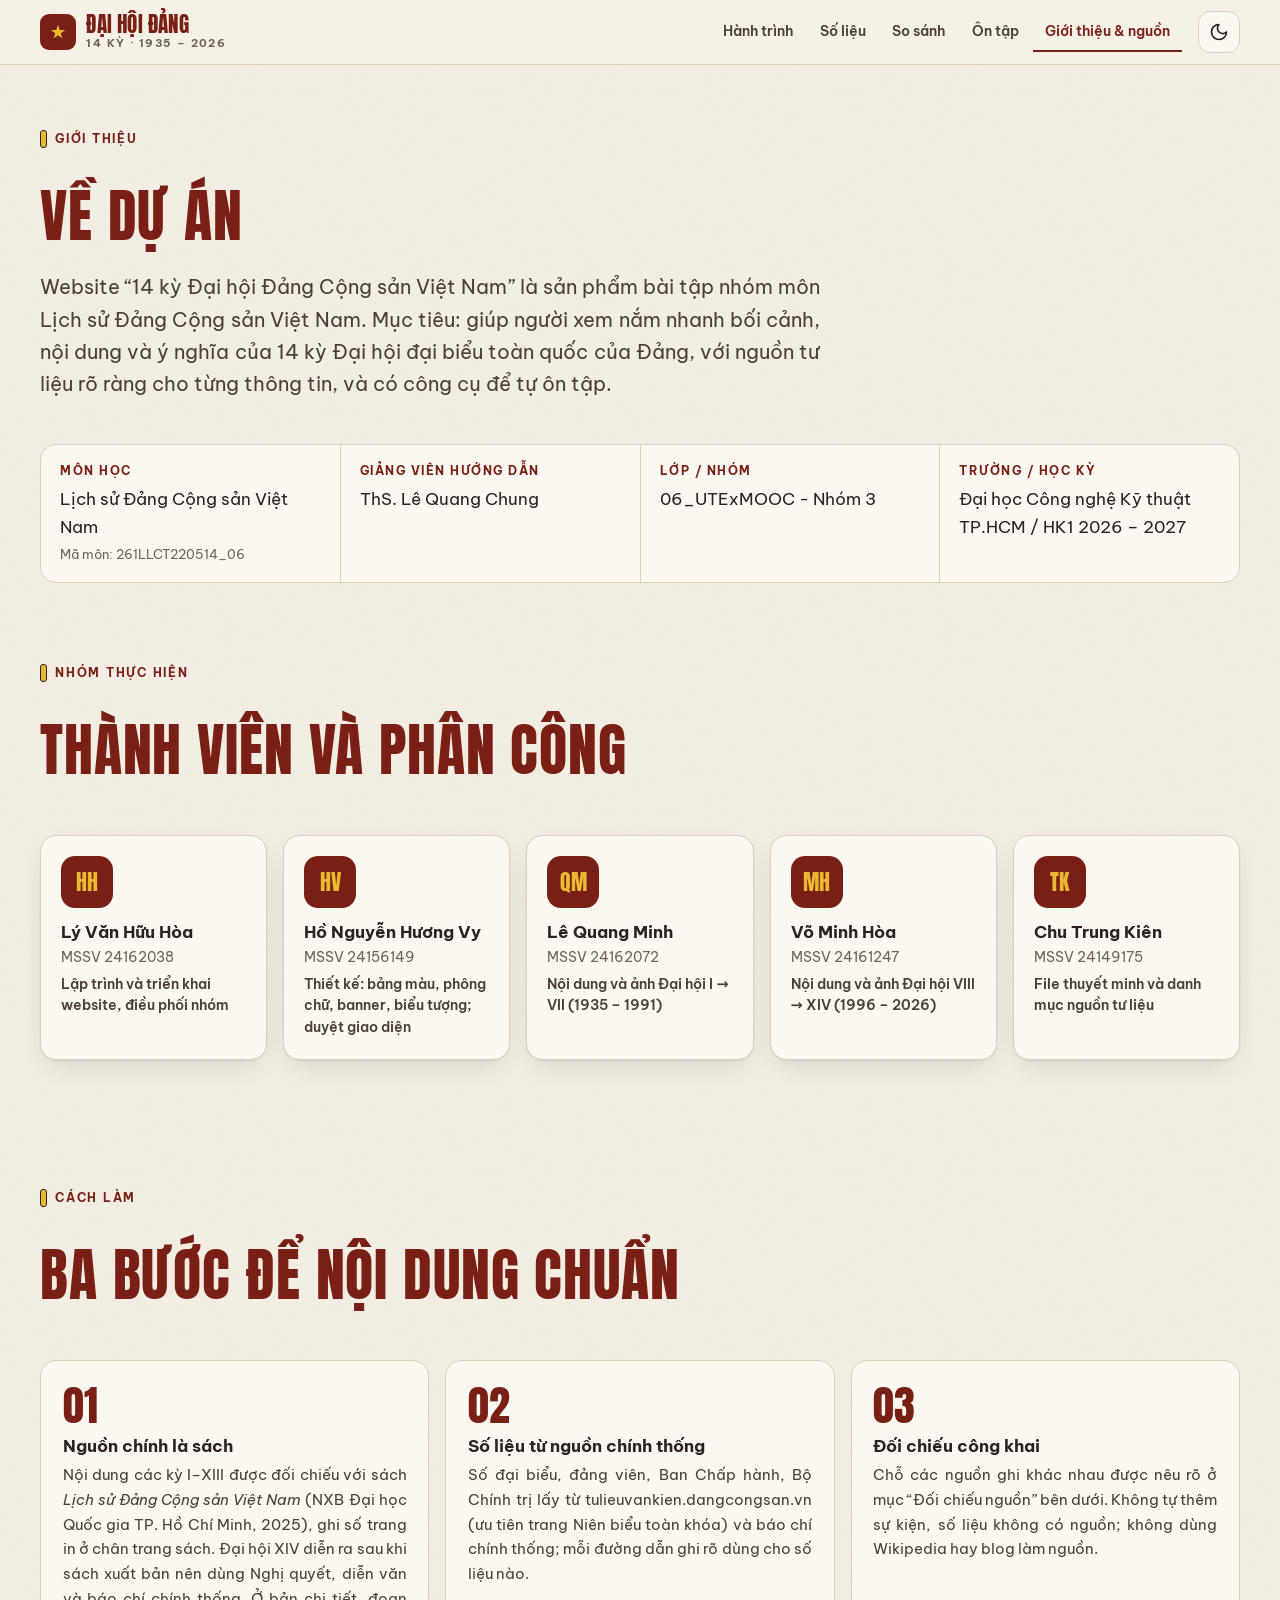
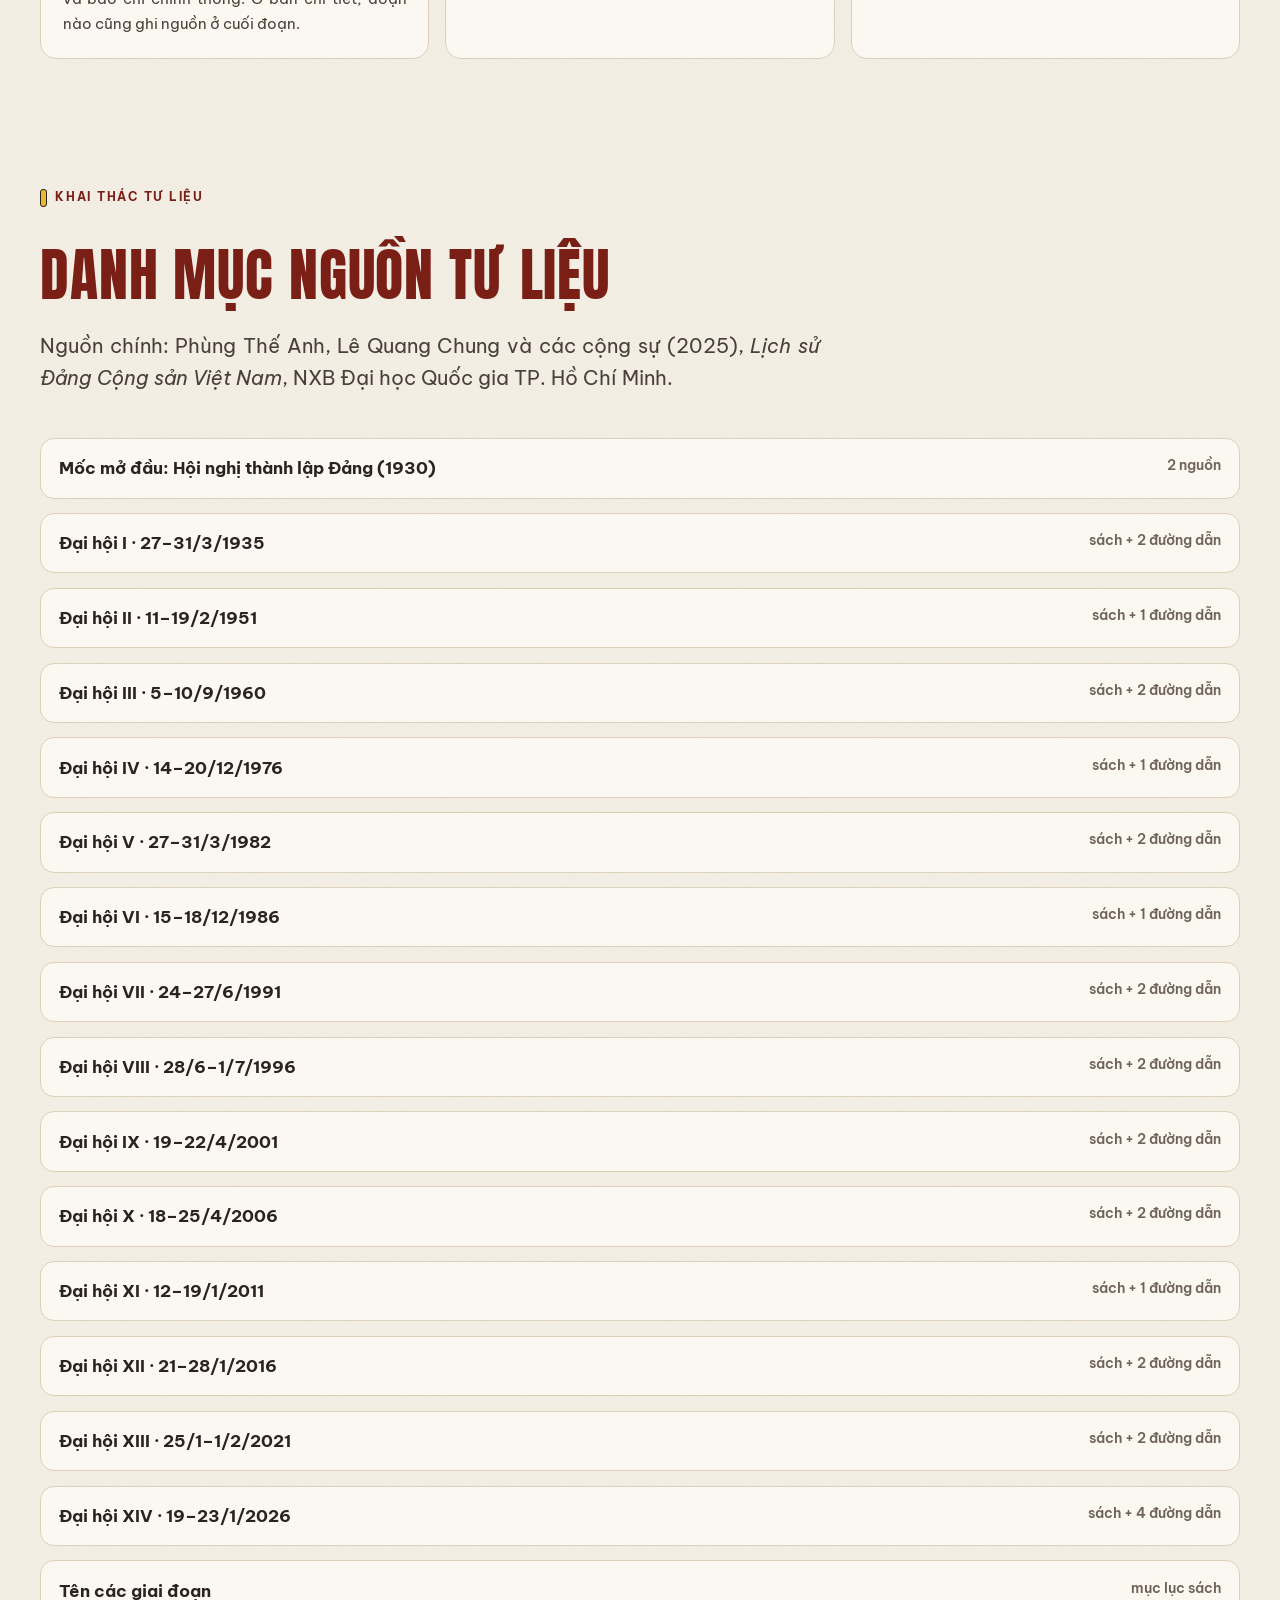
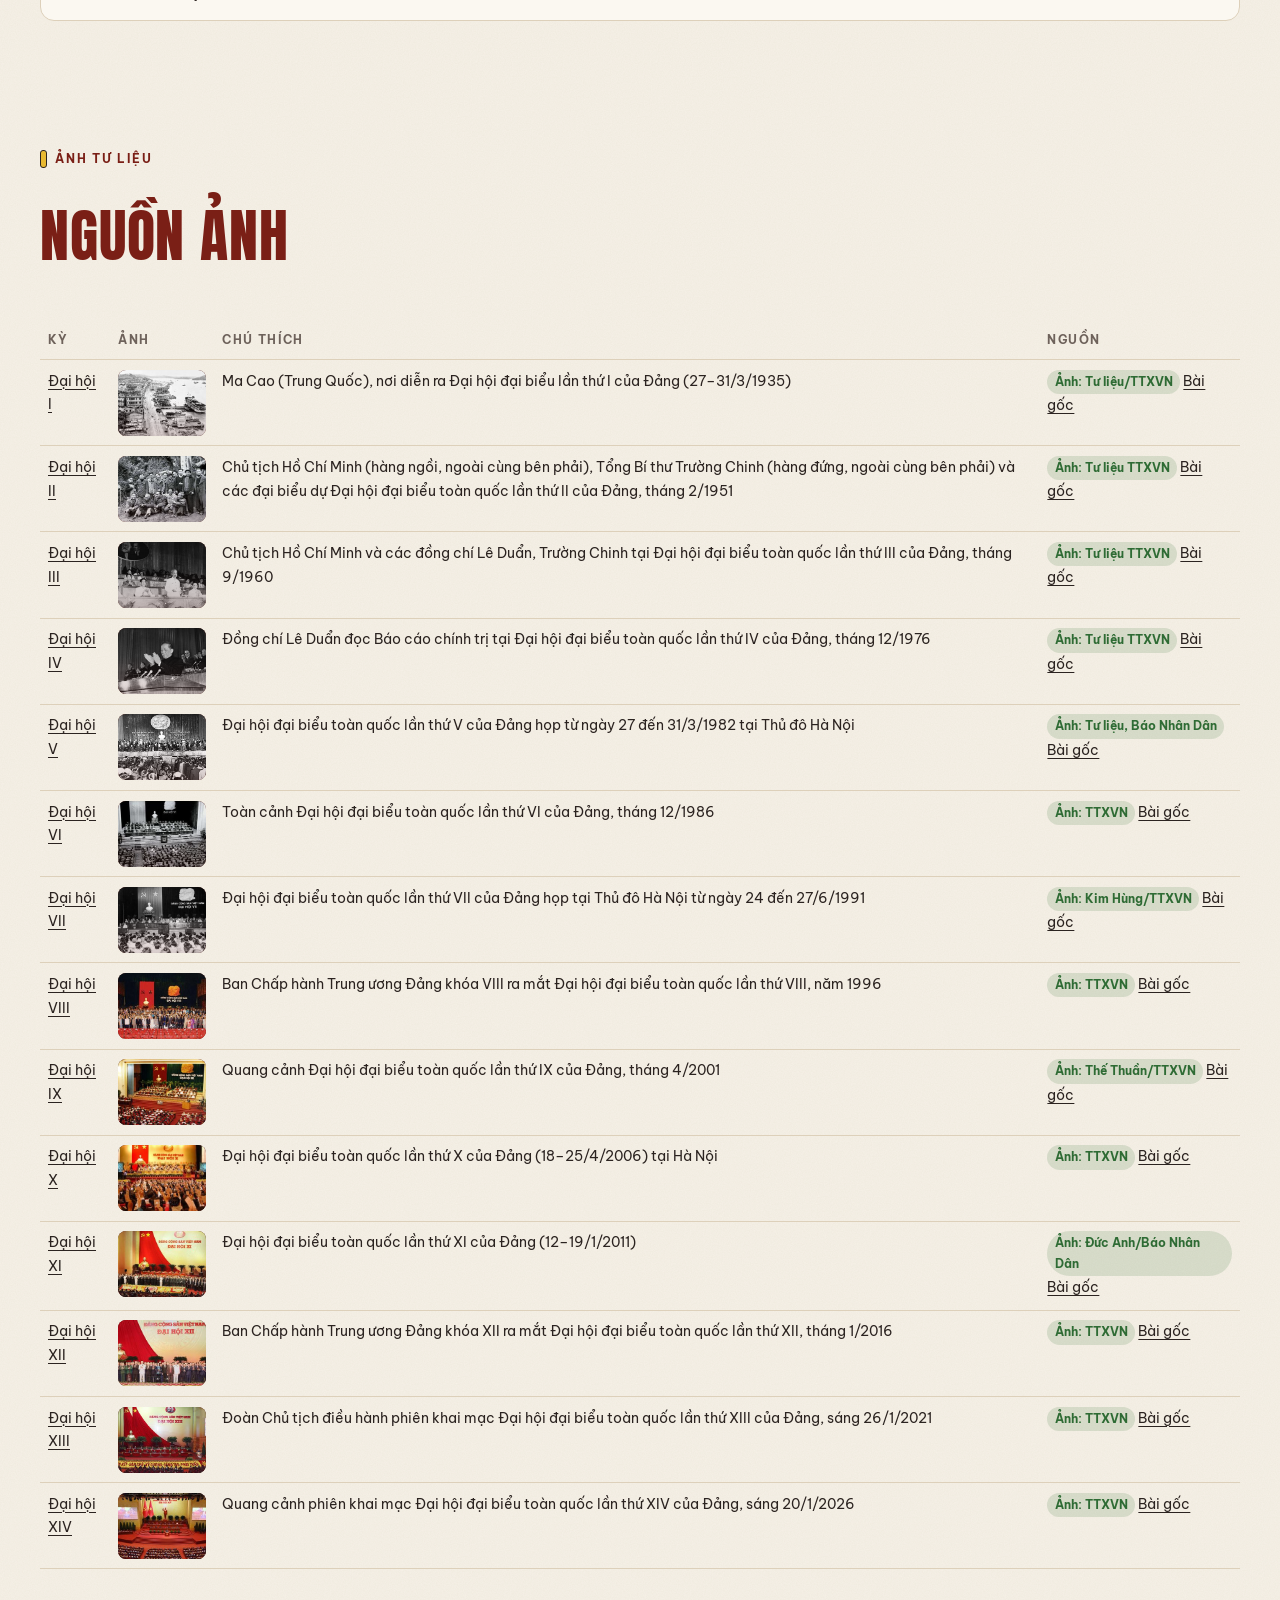
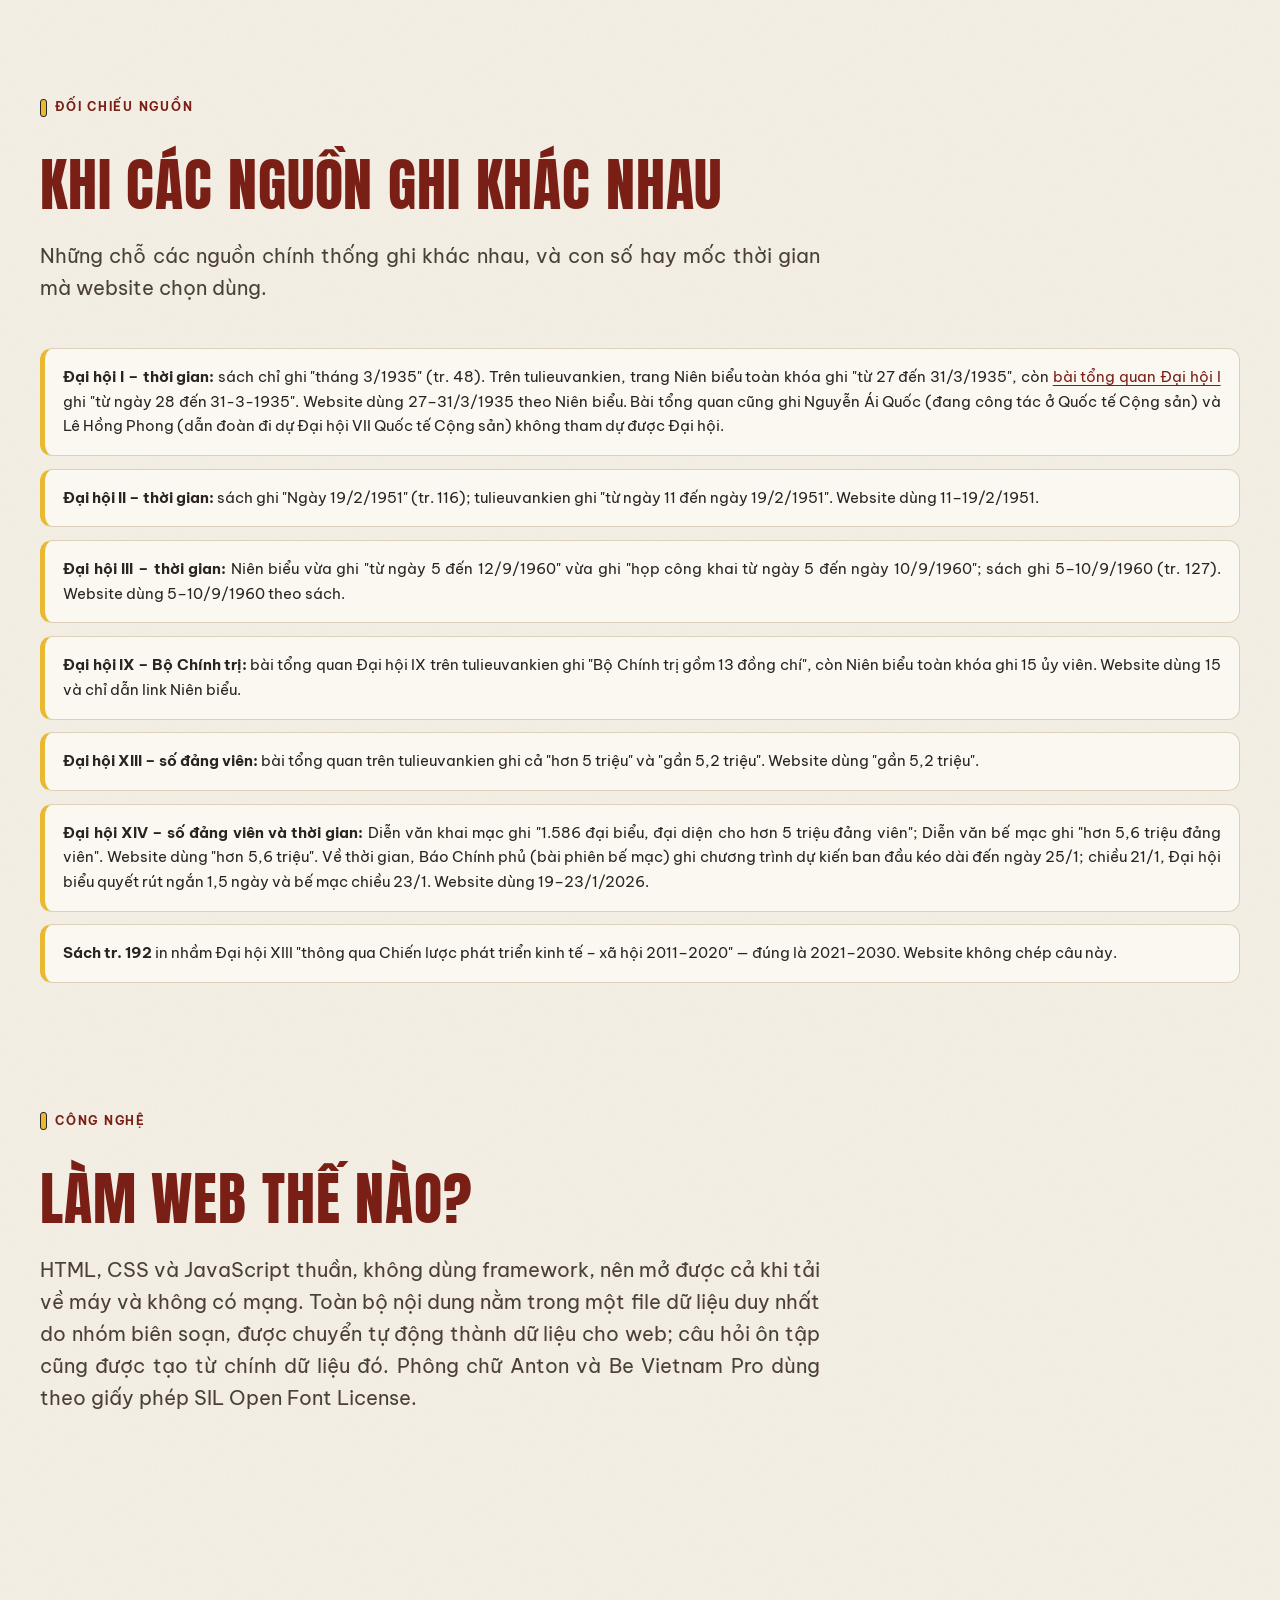
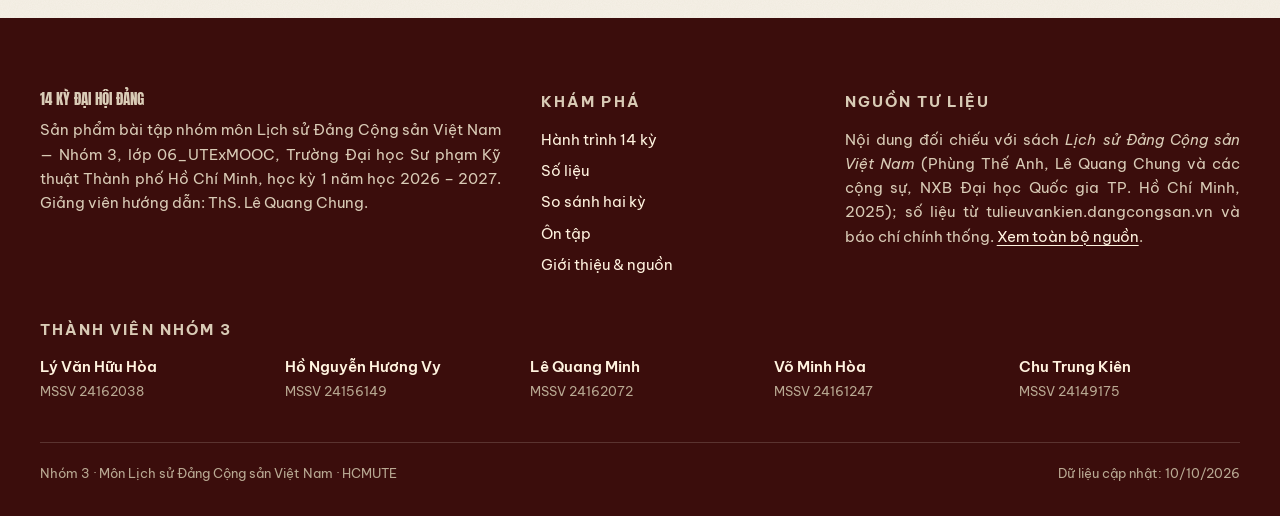
<file: gioi-thieu.html>
<!doctype html>
<html lang="vi">
<head>
  <meta charset="utf-8">
  <meta name="viewport" content="width=device-width, initial-scale=1">
  <title>Giới thiệu và nguồn tư liệu — 14 kỳ Đại hội Đảng Cộng sản Việt Nam</title>
  <meta name="description" content="Nhóm thực hiện, cách làm, danh mục nguồn tư liệu, nguồn ảnh và ghi chú đối chiếu nguồn của website 14 kỳ Đại hội Đảng Cộng sản Việt Nam.">
  <meta name="theme-color" content="#7A1F16">
  <!-- og:start -->
  <meta property="og:type" content="website">
  <meta property="og:site_name" content="14 kỳ Đại hội Đảng Cộng sản Việt Nam">
  <meta property="og:locale" content="vi_VN">
  <meta property="og:title" content="Giới thiệu và nguồn tư liệu — 14 kỳ Đại hội Đảng Cộng sản Việt Nam">
  <meta property="og:description" content="Nhóm thực hiện, cách làm, danh mục nguồn tư liệu, nguồn ảnh và ghi chú đối chiếu nguồn của website 14 kỳ Đại hội Đảng Cộng sản Việt Nam.">
  <meta property="og:url" content="https://baitaplsdnhom03.vercel.app/gioi-thieu.html">
  <meta property="og:image" content="https://baitaplsdnhom03.vercel.app/assets/og.jpg">
  <meta property="og:image:width" content="1200">
  <meta property="og:image:height" content="630">
  <meta property="og:image:alt" content="14 kỳ Đại hội Đảng Cộng sản Việt Nam, 1935 – 2026">
  <meta name="twitter:card" content="summary_large_image">
  <!-- og:end -->
  <link rel="icon" href="assets/favicon.svg" type="image/svg+xml">
  <link rel="stylesheet" href="assets/css/fonts.css?v=8db3c902">
  <link rel="stylesheet" href="assets/css/style.css?v=9d12f272">
  <script>(function(){var d=document.documentElement;d.classList.add('js');try{var t=localStorage.getItem('dhd-theme');if(!t&&window.matchMedia&&matchMedia('(prefers-color-scheme: dark)').matches)t='dark';if(t)d.setAttribute('data-theme',t)}catch(e){}})();</script>
  <script src="assets/js/data.js?v=66b2a954" defer></script>
  <script src="assets/js/app.js?v=855b6eec" defer></script>
  <script src="assets/js/about.js?v=abce9c3b" defer></script>
</head>
<body>
  <a class="skip-link" href="#main">Bỏ qua, đến nội dung chính</a>

  <header class="site-header">
    <div class="container site-header__inner">
      <a class="brand" href="index.html" aria-label="Trang chủ — 14 kỳ Đại hội Đảng">
        <span class="brand__mark" aria-hidden="true"><svg viewBox="0 0 64 64"><path d="M32 11 36.94 26.2h15.98L39.99 35.6l4.94 15.2L32 41.4l-12.93 9.4 4.94-15.2-12.93-9.4h15.98z"/></svg></span>
        <span class="brand__text">Đại hội Đảng<span class="brand__sub">14 KỲ · 1935 – 2026</span></span>
      </a>
      <nav class="nav" id="site-nav" aria-label="Điều hướng chính">
        <a href="index.html#hanh-trinh">Hành trình</a>
        <a href="index.html#so-lieu">Số liệu</a>
        <a href="so-sanh.html">So sánh</a>
        <a href="on-tap.html">Ôn tập</a>
        <a href="gioi-thieu.html" aria-current="page">Giới thiệu &amp; nguồn</a>
      </nav>
      <div class="header-actions">
        <button class="icon-btn" id="theme-toggle" type="button" aria-label="Chuyển sang chế độ tối" aria-pressed="false">
          <svg class="theme-light-icon" viewBox="0 0 24 24" fill="none" stroke="currentColor" stroke-width="2" stroke-linecap="round" stroke-linejoin="round" aria-hidden="true"><path d="M12 3a6 6 0 0 0 9 9 9 9 0 1 1-9-9Z"/></svg>
          <svg class="theme-dark-icon" viewBox="0 0 24 24" fill="none" stroke="currentColor" stroke-width="2" stroke-linecap="round" stroke-linejoin="round" aria-hidden="true"><circle cx="12" cy="12" r="4"/><path d="M12 2v2M12 20v2M4.93 4.93l1.41 1.41M17.66 17.66l1.41 1.41M2 12h2M20 12h2M6.34 17.66l-1.41 1.41M19.07 4.93l-1.41 1.41"/></svg>
        </button>
        <button class="icon-btn menu-btn" id="menu-btn" type="button" aria-label="Mở menu" aria-expanded="false" aria-controls="site-nav">
          <svg viewBox="0 0 24 24" fill="none" stroke="currentColor" stroke-width="2" stroke-linecap="round" aria-hidden="true"><path d="M4 6h16M4 12h16M4 18h16"/></svg>
        </button>
      </div>
    </div>
  </header>

  <main id="main">
    <section class="about-hero">
      <div class="container">
        <div class="section-head">
          <p class="eyebrow">Giới thiệu</p>
          <h1 class="section-title">Về dự án</h1>
          <p class="lead">Website “14 kỳ Đại hội Đảng Cộng sản Việt Nam” là sản phẩm bài tập nhóm môn Lịch sử Đảng Cộng sản Việt Nam. Mục tiêu: giúp người xem nắm nhanh bối cảnh, nội dung và ý nghĩa của 14 kỳ Đại hội đại biểu toàn quốc của Đảng, với nguồn tư liệu rõ ràng cho từng thông tin, và có công cụ để tự ôn tập.</p>
        </div>
        <div class="info-grid">
          <div><b>Môn học</b>Lịch sử Đảng Cộng sản Việt Nam<small>Mã môn: 261LLCT220514_06</small></div>
          <div><b>Giảng viên hướng dẫn</b>ThS. Lê Quang Chung</div>
          <div><b>Lớp / Nhóm</b>06_UTExMOOC - Nhóm 3</div>
          <div><b>Trường / Học kỳ</b>Đại học Công nghệ Kỹ thuật TP.HCM / HK1 2026 – 2027</div>
        </div>
      </div>
    </section>

    <section class="section section--tight" id="thanh-vien" aria-labelledby="team-title">
      <div class="container">
        <div class="section-head">
          <p class="eyebrow">Nhóm thực hiện</p>
          <h2 class="section-title" id="team-title">Thành viên và phân công</h2>
        </div>
        <div class="members" data-stagger>
          <article class="member" data-reveal>
            <div class="member__avatar" aria-hidden="true">HH</div>
            <h3>Lý Văn Hữu Hòa</h3>
            <p>MSSV 24162038</p>
            <p class="role">Lập trình và triển khai website, điều phối nhóm</p>
          </article>
          <article class="member" data-reveal>
            <div class="member__avatar" aria-hidden="true">HV</div>
            <h3>Hồ Nguyễn Hương Vy</h3>
            <p>MSSV 24156149</p>
            <p class="role">Thiết kế: bảng màu, phông chữ, banner, biểu tượng; duyệt giao diện</p>
          </article>
          <article class="member" data-reveal>
            <div class="member__avatar" aria-hidden="true">QM</div>
            <h3>Lê Quang Minh</h3>
            <p>MSSV 24162072</p>
            <p class="role">Nội dung và ảnh Đại hội I → VII (1935 – 1991)</p>
          </article>
          <article class="member" data-reveal>
            <div class="member__avatar" aria-hidden="true">MH</div>
            <h3>Võ Minh Hòa</h3>
            <p>MSSV 24161247</p>
            <p class="role">Nội dung và ảnh Đại hội VIII → XIV (1996 – 2026)</p>
          </article>
          <article class="member" data-reveal>
            <div class="member__avatar" aria-hidden="true">TK</div>
            <h3>Chu Trung Kiên</h3>
            <p>MSSV 24149175</p>
            <p class="role">File thuyết minh và danh mục nguồn tư liệu</p>
          </article>
        </div>
      </div>
    </section>

    <section class="section section--tight" aria-labelledby="method-title">
      <div class="container">
        <div class="section-head">
          <p class="eyebrow">Cách làm</p>
          <h2 class="section-title" id="method-title">Ba bước để nội dung chuẩn</h2>
        </div>
        <div class="steps" data-stagger>
          <div class="step" data-reveal>
            <h3>Nguồn chính là sách</h3>
            <p>Nội dung các kỳ I–XIII được đối chiếu với sách <em>Lịch sử Đảng Cộng sản Việt Nam</em> (NXB Đại học Quốc gia TP. Hồ Chí Minh, 2025), ghi số trang in ở chân trang sách. Đại hội XIV diễn ra sau khi sách xuất bản nên dùng Nghị quyết, diễn văn và báo chí chính thống. Ở bản chi tiết, đoạn nào cũng ghi nguồn ở cuối đoạn.</p>
          </div>
          <div class="step" data-reveal>
            <h3>Số liệu từ nguồn chính thống</h3>
            <p>Số đại biểu, đảng viên, Ban Chấp hành, Bộ Chính trị lấy từ tulieuvankien.dangcongsan.vn (ưu tiên trang Niên biểu toàn khóa) và báo chí chính thống; mỗi đường dẫn ghi rõ dùng cho số liệu nào.</p>
          </div>
          <div class="step" data-reveal>
            <h3>Đối chiếu công khai</h3>
            <p>Chỗ các nguồn ghi khác nhau được nêu rõ ở mục “Đối chiếu nguồn” bên dưới. Không tự thêm sự kiện, số liệu không có nguồn; không dùng Wikipedia hay blog làm nguồn.</p>
          </div>
        </div>
      </div>
    </section>

    <section class="section section--tight" id="nguon" aria-labelledby="src-title">
      <div class="container">
        <div class="section-head">
          <p class="eyebrow">Khai thác tư liệu</p>
          <h2 class="section-title" id="src-title">Danh mục nguồn tư liệu</h2>
          <p class="lead" id="book-cite"></p>
        </div>
        <div class="srcs" id="srcs"></div>
      </div>
    </section>

    <section class="section section--tight" id="nguon-anh" aria-labelledby="img-title">
      <div class="container">
        <div class="section-head">
          <p class="eyebrow">Ảnh tư liệu</p>
          <h2 class="section-title" id="img-title">Nguồn ảnh</h2>
        </div>
        <div class="table-wrap" id="img-credits"></div>
      </div>
    </section>

    <section class="section section--tight" id="doi-chieu" aria-labelledby="notes-title">
      <div class="container">
        <div class="section-head">
          <p class="eyebrow">Đối chiếu nguồn</p>
          <h2 class="section-title" id="notes-title">Khi các nguồn ghi khác nhau</h2>
          <p class="lead" id="notes-intro"></p>
        </div>
        <ul class="notes" id="notes"></ul>
      </div>
    </section>

    <section class="section section--tight" aria-labelledby="tech-title">
      <div class="container">
        <div class="section-head">
          <p class="eyebrow">Công nghệ</p>
          <h2 class="section-title" id="tech-title">Làm web thế nào?</h2>
          <p class="lead">HTML, CSS và JavaScript thuần, không dùng framework, nên mở được cả khi tải về máy và không có mạng. Toàn bộ nội dung nằm trong một file dữ liệu duy nhất do nhóm biên soạn, được chuyển tự động thành dữ liệu cho web; câu hỏi ôn tập cũng được tạo từ chính dữ liệu đó. Phông chữ Anton và Be Vietnam Pro dùng theo giấy phép SIL Open Font License.</p>
        </div>
      </div>
    </section>
  </main>

  <footer class="site-footer">
    <div class="container">
      <div class="site-footer__grid">
        <div>
          <p class="site-footer__brand">14 kỳ Đại hội Đảng</p>
          <p>Sản phẩm bài tập nhóm môn Lịch sử Đảng Cộng sản Việt Nam — Nhóm 3, lớp 06_UTExMOOC, Trường Đại học Sư phạm Kỹ thuật Thành phố Hồ Chí Minh, học kỳ 1 năm học 2026 – 2027. Giảng viên hướng dẫn: ThS. Lê Quang Chung.</p>
        </div>
        <div>
          <p class="site-footer__title">Khám phá</p>
          <ul>
            <li><a href="index.html#hanh-trinh">Hành trình 14 kỳ</a></li>
            <li><a href="index.html#so-lieu">Số liệu</a></li>
            <li><a href="so-sanh.html">So sánh hai kỳ</a></li>
            <li><a href="on-tap.html">Ôn tập</a></li>
            <li><a href="gioi-thieu.html">Giới thiệu &amp; nguồn</a></li>
          </ul>
        </div>
        <div>
          <p class="site-footer__title">Nguồn tư liệu</p>
          <p>Nội dung đối chiếu với sách <em>Lịch sử Đảng Cộng sản Việt Nam</em> (Phùng Thế Anh, Lê Quang Chung và các cộng sự, NXB Đại học Quốc gia TP. Hồ Chí Minh, 2025); số liệu từ tulieuvankien.dangcongsan.vn và báo chí chính thống. <a href="gioi-thieu.html#nguon">Xem toàn bộ nguồn</a>.</p>
        </div>
      </div>
      <div class="site-footer__team">
        <p class="site-footer__title">Thành viên Nhóm 3</p>
        <ul>
          <li><b>Lý Văn Hữu Hòa</b><span>MSSV 24162038</span></li>
          <li><b>Hồ Nguyễn Hương Vy</b><span>MSSV 24156149</span></li>
          <li><b>Lê Quang Minh</b><span>MSSV 24162072</span></li>
          <li><b>Võ Minh Hòa</b><span>MSSV 24161247</span></li>
          <li><b>Chu Trung Kiên</b><span>MSSV 24149175</span></li>
        </ul>
      </div>
      <div class="site-footer__bottom">
        <span>Nhóm 3 · Môn Lịch sử Đảng Cộng sản Việt Nam · HCMUTE</span>
        <span>Dữ liệu cập nhật: <span data-generated></span></span>
      </div>
    </div>
  </footer>
</body>
</html>
</file>
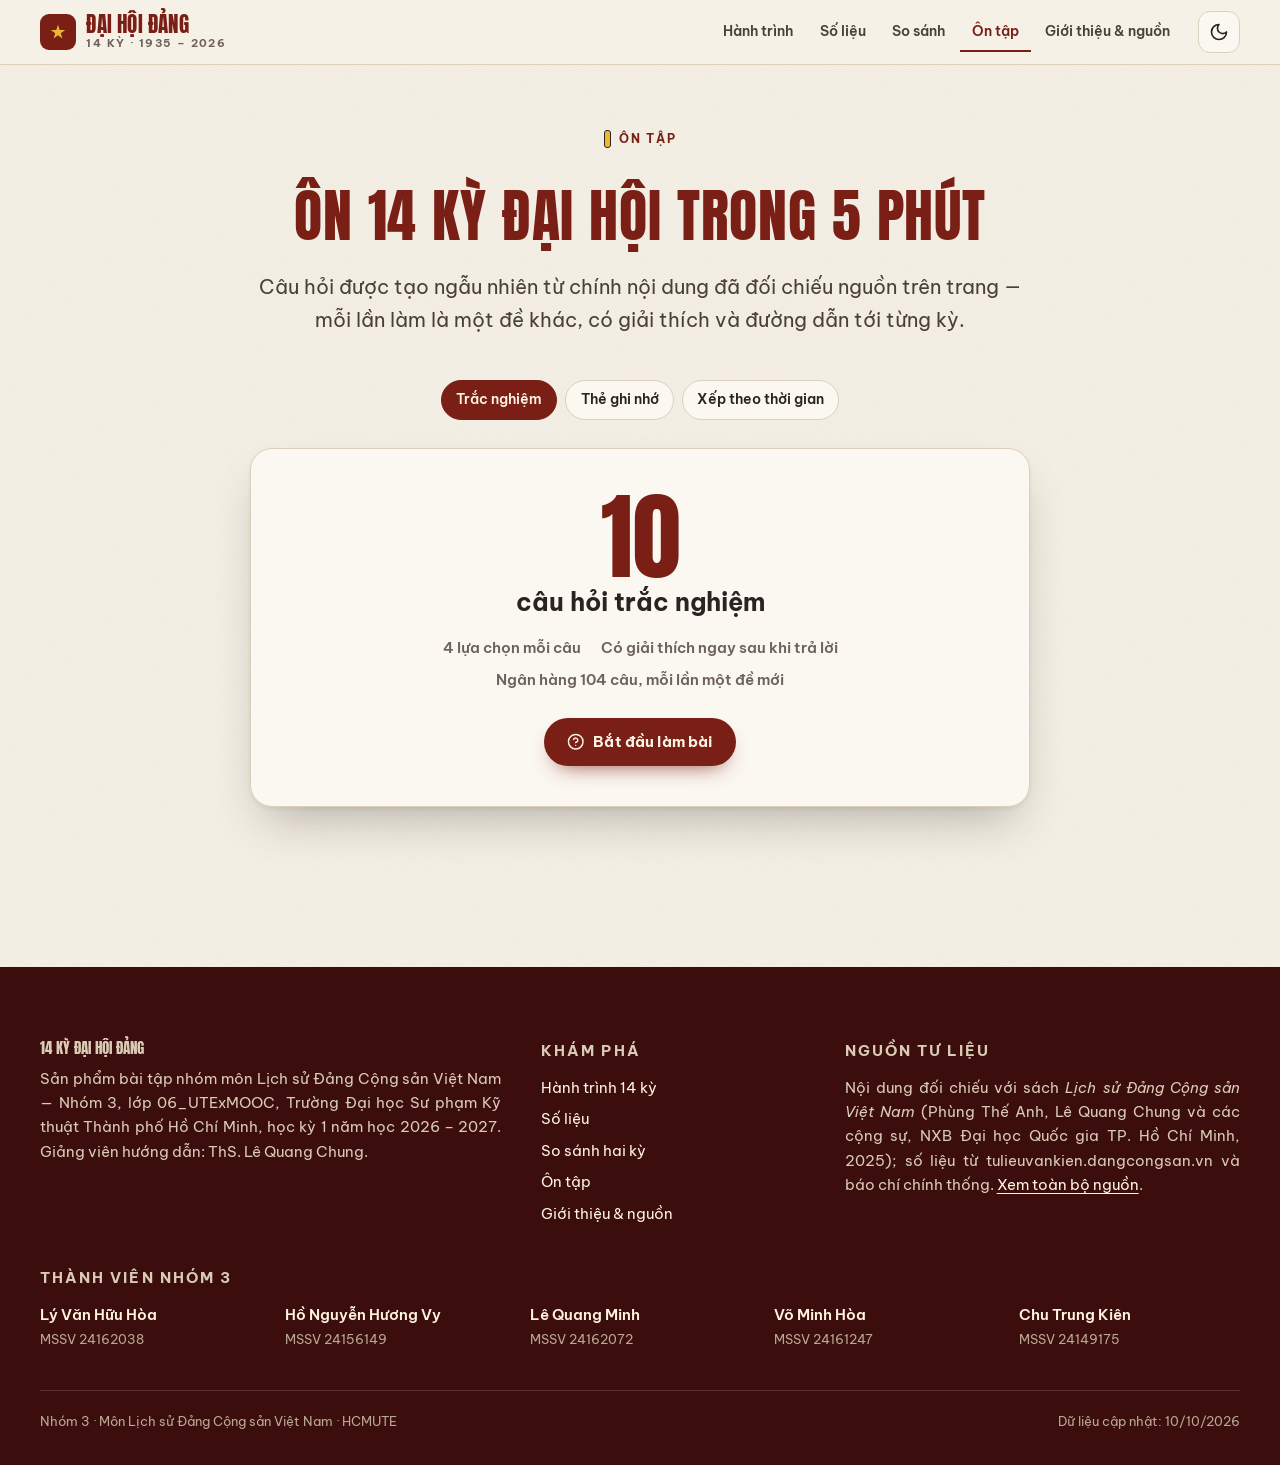
<file: on-tap.html>
<!doctype html>
<html lang="vi">
<head>
  <meta charset="utf-8">
  <meta name="viewport" content="width=device-width, initial-scale=1">
  <title>Ôn tập 14 kỳ Đại hội — 14 kỳ Đại hội Đảng Cộng sản Việt Nam</title>
  <meta name="description" content="Ôn tập 14 kỳ Đại hội đại biểu toàn quốc của Đảng: trắc nghiệm 10 câu tạo ngẫu nhiên, thẻ ghi nhớ và trò xếp theo thời gian.">
  <meta name="theme-color" content="#7A1F16">
  <!-- og:start -->
  <meta property="og:type" content="website">
  <meta property="og:site_name" content="14 kỳ Đại hội Đảng Cộng sản Việt Nam">
  <meta property="og:locale" content="vi_VN">
  <meta property="og:title" content="Ôn tập 14 kỳ Đại hội — 14 kỳ Đại hội Đảng Cộng sản Việt Nam">
  <meta property="og:description" content="Ôn tập 14 kỳ Đại hội đại biểu toàn quốc của Đảng: trắc nghiệm 10 câu tạo ngẫu nhiên, thẻ ghi nhớ và trò xếp theo thời gian.">
  <meta property="og:url" content="https://baitaplsdnhom03.vercel.app/on-tap.html">
  <meta property="og:image" content="https://baitaplsdnhom03.vercel.app/assets/og.jpg">
  <meta property="og:image:width" content="1200">
  <meta property="og:image:height" content="630">
  <meta property="og:image:alt" content="14 kỳ Đại hội Đảng Cộng sản Việt Nam, 1935 – 2026">
  <meta name="twitter:card" content="summary_large_image">
  <!-- og:end -->
  <link rel="icon" href="assets/favicon.svg" type="image/svg+xml">
  <link rel="stylesheet" href="assets/css/fonts.css?v=8db3c902">
  <link rel="stylesheet" href="assets/css/style.css?v=9d12f272">
  <script>(function(){var d=document.documentElement;d.classList.add('js');try{var t=localStorage.getItem('dhd-theme');if(!t&&window.matchMedia&&matchMedia('(prefers-color-scheme: dark)').matches)t='dark';if(t)d.setAttribute('data-theme',t)}catch(e){}})();</script>
  <script src="assets/js/data.js?v=66b2a954" defer></script>
  <script src="assets/js/app.js?v=855b6eec" defer></script>
  <script src="assets/js/quiz.js?v=e7d1c335" defer></script>
</head>
<body>
  <a class="skip-link" href="#main">Bỏ qua, đến nội dung chính</a>

  <header class="site-header">
    <div class="container site-header__inner">
      <a class="brand" href="index.html" aria-label="Trang chủ — 14 kỳ Đại hội Đảng">
        <span class="brand__mark" aria-hidden="true"><svg viewBox="0 0 64 64"><path d="M32 11 36.94 26.2h15.98L39.99 35.6l4.94 15.2L32 41.4l-12.93 9.4 4.94-15.2-12.93-9.4h15.98z"/></svg></span>
        <span class="brand__text">Đại hội Đảng<span class="brand__sub">14 KỲ · 1935 – 2026</span></span>
      </a>
      <nav class="nav" id="site-nav" aria-label="Điều hướng chính">
        <a href="index.html#hanh-trinh">Hành trình</a>
        <a href="index.html#so-lieu">Số liệu</a>
        <a href="so-sanh.html">So sánh</a>
        <a href="on-tap.html" aria-current="page">Ôn tập</a>
        <a href="gioi-thieu.html">Giới thiệu &amp; nguồn</a>
      </nav>
      <div class="header-actions">
        <button class="icon-btn" id="theme-toggle" type="button" aria-label="Chuyển sang chế độ tối" aria-pressed="false">
          <svg class="theme-light-icon" viewBox="0 0 24 24" fill="none" stroke="currentColor" stroke-width="2" stroke-linecap="round" stroke-linejoin="round" aria-hidden="true"><path d="M12 3a6 6 0 0 0 9 9 9 9 0 1 1-9-9Z"/></svg>
          <svg class="theme-dark-icon" viewBox="0 0 24 24" fill="none" stroke="currentColor" stroke-width="2" stroke-linecap="round" stroke-linejoin="round" aria-hidden="true"><circle cx="12" cy="12" r="4"/><path d="M12 2v2M12 20v2M4.93 4.93l1.41 1.41M17.66 17.66l1.41 1.41M2 12h2M20 12h2M6.34 17.66l-1.41 1.41M19.07 4.93l-1.41 1.41"/></svg>
        </button>
        <button class="icon-btn menu-btn" id="menu-btn" type="button" aria-label="Mở menu" aria-expanded="false" aria-controls="site-nav">
          <svg viewBox="0 0 24 24" fill="none" stroke="currentColor" stroke-width="2" stroke-linecap="round" aria-hidden="true"><path d="M4 6h16M4 12h16M4 18h16"/></svg>
        </button>
      </div>
    </div>
  </header>

  <main id="main">
    <section class="section section--tight">
      <div class="container">
        <div class="section-head section-head--center">
          <p class="eyebrow">Ôn tập</p>
          <h1 class="section-title">Ôn 14 kỳ Đại hội trong 5 phút</h1>
          <p class="lead">Câu hỏi được tạo ngẫu nhiên từ chính nội dung đã đối chiếu nguồn trên trang — mỗi lần làm là một đề khác, có giải thích và đường dẫn tới từng kỳ.</p>
        </div>

        <div class="tabs" role="tablist" aria-label="Chế độ ôn tập">
          <button class="chip" type="button" role="tab" id="tab-quiz" aria-controls="panel-quiz" aria-selected="true">Trắc nghiệm</button>
          <button class="chip" type="button" role="tab" id="tab-flash" aria-controls="panel-flash" aria-selected="false" tabindex="-1">Thẻ ghi nhớ</button>
          <button class="chip" type="button" role="tab" id="tab-order" aria-controls="panel-order" aria-selected="false" tabindex="-1">Xếp theo thời gian</button>
        </div>

        <div class="panel" id="panel-quiz" role="tabpanel" aria-labelledby="tab-quiz">
          <div class="quiz-card" id="quiz-box"></div>
        </div>
        <div class="panel" id="panel-flash" role="tabpanel" aria-labelledby="tab-flash" hidden>
          <div class="flash-wrap" id="flash-box"></div>
        </div>
        <div class="panel" id="panel-order" role="tabpanel" aria-labelledby="tab-order" hidden>
          <div class="quiz-card" id="order-box"></div>
        </div>
      </div>
    </section>
  </main>

  <footer class="site-footer">
    <div class="container">
      <div class="site-footer__grid">
        <div>
          <p class="site-footer__brand">14 kỳ Đại hội Đảng</p>
          <p>Sản phẩm bài tập nhóm môn Lịch sử Đảng Cộng sản Việt Nam — Nhóm 3, lớp 06_UTExMOOC, Trường Đại học Sư phạm Kỹ thuật Thành phố Hồ Chí Minh, học kỳ 1 năm học 2026 – 2027. Giảng viên hướng dẫn: ThS. Lê Quang Chung.</p>
        </div>
        <div>
          <p class="site-footer__title">Khám phá</p>
          <ul>
            <li><a href="index.html#hanh-trinh">Hành trình 14 kỳ</a></li>
            <li><a href="index.html#so-lieu">Số liệu</a></li>
            <li><a href="so-sanh.html">So sánh hai kỳ</a></li>
            <li><a href="on-tap.html">Ôn tập</a></li>
            <li><a href="gioi-thieu.html">Giới thiệu &amp; nguồn</a></li>
          </ul>
        </div>
        <div>
          <p class="site-footer__title">Nguồn tư liệu</p>
          <p>Nội dung đối chiếu với sách <em>Lịch sử Đảng Cộng sản Việt Nam</em> (Phùng Thế Anh, Lê Quang Chung và các cộng sự, NXB Đại học Quốc gia TP. Hồ Chí Minh, 2025); số liệu từ tulieuvankien.dangcongsan.vn và báo chí chính thống. <a href="gioi-thieu.html#nguon">Xem toàn bộ nguồn</a>.</p>
        </div>
      </div>
      <div class="site-footer__team">
        <p class="site-footer__title">Thành viên Nhóm 3</p>
        <ul>
          <li><b>Lý Văn Hữu Hòa</b><span>MSSV 24162038</span></li>
          <li><b>Hồ Nguyễn Hương Vy</b><span>MSSV 24156149</span></li>
          <li><b>Lê Quang Minh</b><span>MSSV 24162072</span></li>
          <li><b>Võ Minh Hòa</b><span>MSSV 24161247</span></li>
          <li><b>Chu Trung Kiên</b><span>MSSV 24149175</span></li>
        </ul>
      </div>
      <div class="site-footer__bottom">
        <span>Nhóm 3 · Môn Lịch sử Đảng Cộng sản Việt Nam · HCMUTE</span>
        <span>Dữ liệu cập nhật: <span data-generated></span></span>
      </div>
    </div>
  </footer>
</body>
</html>
</file>
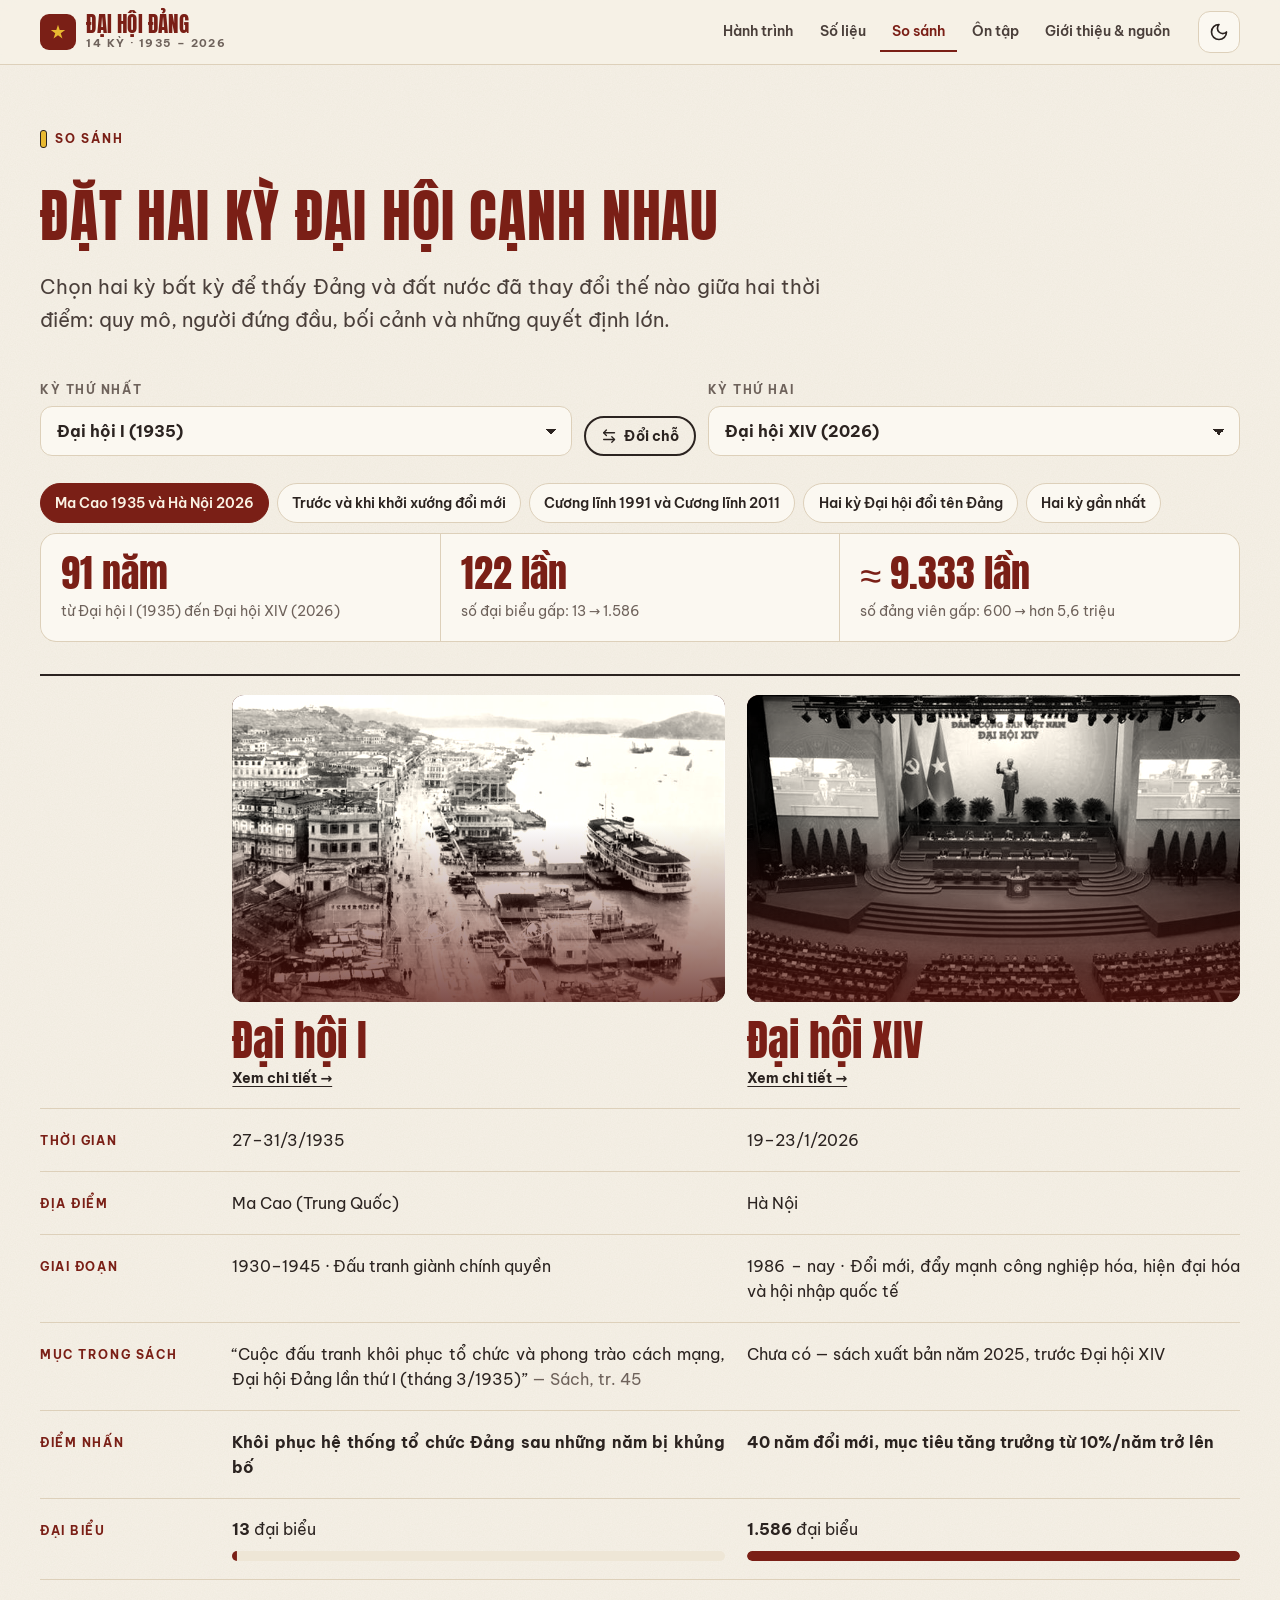
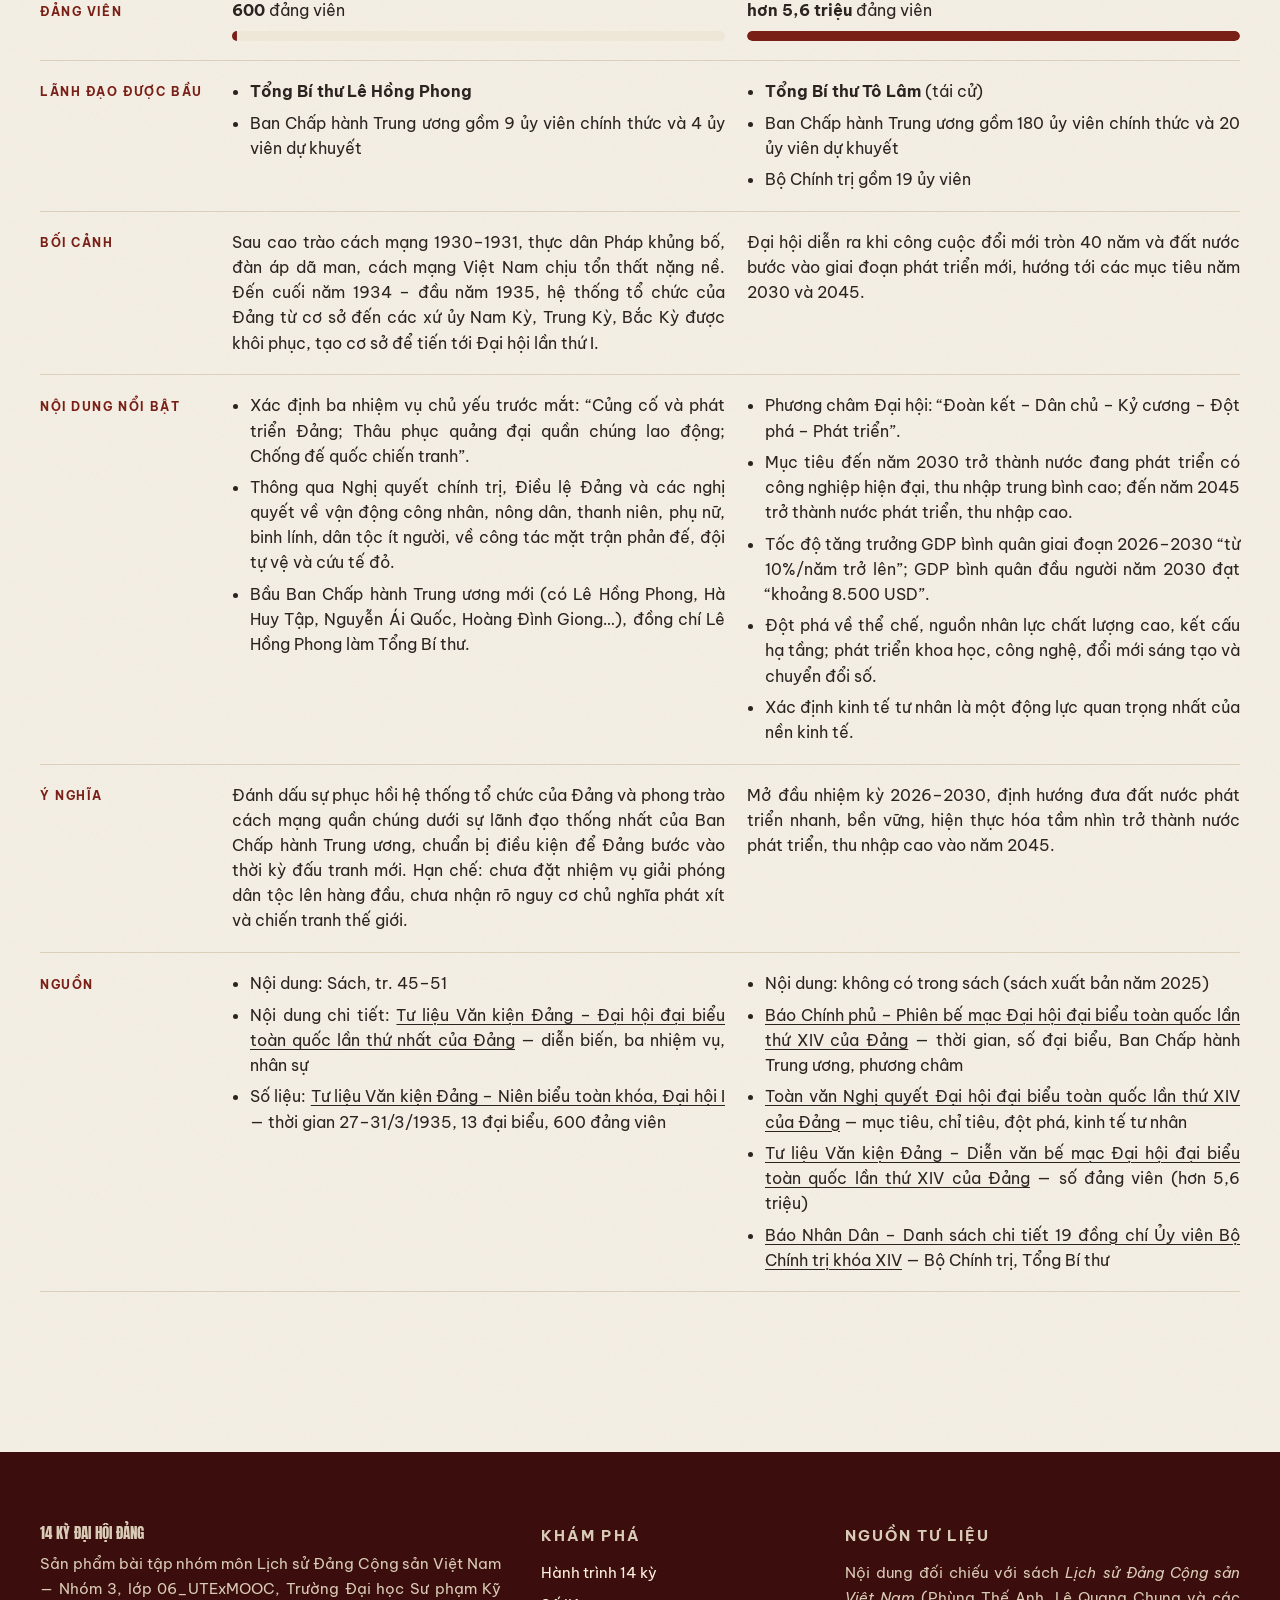
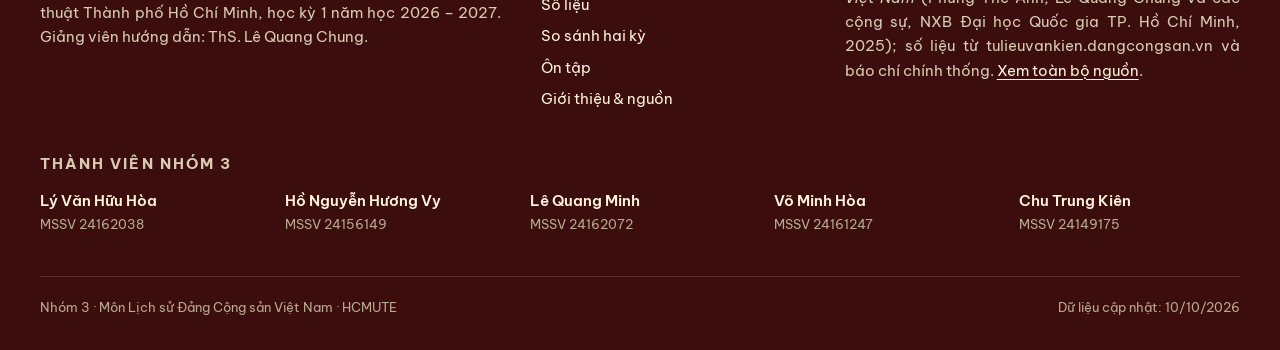
<file: so-sanh.html>
<!doctype html>
<html lang="vi">
<head>
  <meta charset="utf-8">
  <meta name="viewport" content="width=device-width, initial-scale=1">
  <title>So sánh hai kỳ Đại hội — 14 kỳ Đại hội Đảng Cộng sản Việt Nam</title>
  <meta name="description" content="Đặt hai kỳ Đại hội đại biểu toàn quốc của Đảng cạnh nhau: thời gian, địa điểm, số đại biểu, số đảng viên, người đứng đầu, bối cảnh, nội dung và ý nghĩa.">
  <meta name="theme-color" content="#7A1F16">
  <!-- og:start -->
  <meta property="og:type" content="website">
  <meta property="og:site_name" content="14 kỳ Đại hội Đảng Cộng sản Việt Nam">
  <meta property="og:locale" content="vi_VN">
  <meta property="og:title" content="So sánh hai kỳ Đại hội — 14 kỳ Đại hội Đảng Cộng sản Việt Nam">
  <meta property="og:description" content="Đặt hai kỳ Đại hội đại biểu toàn quốc của Đảng cạnh nhau: thời gian, địa điểm, số đại biểu, số đảng viên, người đứng đầu, bối cảnh, nội dung và ý nghĩa.">
  <meta property="og:url" content="https://baitaplsdnhom03.vercel.app/so-sanh.html">
  <meta property="og:image" content="https://baitaplsdnhom03.vercel.app/assets/og.jpg">
  <meta property="og:image:width" content="1200">
  <meta property="og:image:height" content="630">
  <meta property="og:image:alt" content="14 kỳ Đại hội Đảng Cộng sản Việt Nam, 1935 – 2026">
  <meta name="twitter:card" content="summary_large_image">
  <!-- og:end -->
  <link rel="icon" href="assets/favicon.svg" type="image/svg+xml">
  <link rel="stylesheet" href="assets/css/fonts.css?v=8db3c902">
  <link rel="stylesheet" href="assets/css/style.css?v=9d12f272">
  <script>(function(){var d=document.documentElement;d.classList.add('js');try{var t=localStorage.getItem('dhd-theme');if(!t&&window.matchMedia&&matchMedia('(prefers-color-scheme: dark)').matches)t='dark';if(t)d.setAttribute('data-theme',t)}catch(e){}})();</script>
  <script src="assets/js/data.js?v=66b2a954" defer></script>
  <script src="assets/js/app.js?v=855b6eec" defer></script>
  <script src="assets/js/compare.js?v=62586ada" defer></script>
</head>
<body>
  <a class="skip-link" href="#main">Bỏ qua, đến nội dung chính</a>

  <header class="site-header">
    <div class="container site-header__inner">
      <a class="brand" href="index.html" aria-label="Trang chủ — 14 kỳ Đại hội Đảng">
        <span class="brand__mark" aria-hidden="true"><svg viewBox="0 0 64 64"><path d="M32 11 36.94 26.2h15.98L39.99 35.6l4.94 15.2L32 41.4l-12.93 9.4 4.94-15.2-12.93-9.4h15.98z"/></svg></span>
        <span class="brand__text">Đại hội Đảng<span class="brand__sub">14 KỲ · 1935 – 2026</span></span>
      </a>
      <nav class="nav" id="site-nav" aria-label="Điều hướng chính">
        <a href="index.html#hanh-trinh">Hành trình</a>
        <a href="index.html#so-lieu">Số liệu</a>
        <a href="so-sanh.html" aria-current="page">So sánh</a>
        <a href="on-tap.html">Ôn tập</a>
        <a href="gioi-thieu.html">Giới thiệu &amp; nguồn</a>
      </nav>
      <div class="header-actions">
        <button class="icon-btn" id="theme-toggle" type="button" aria-label="Chuyển sang chế độ tối" aria-pressed="false">
          <svg class="theme-light-icon" viewBox="0 0 24 24" fill="none" stroke="currentColor" stroke-width="2" stroke-linecap="round" stroke-linejoin="round" aria-hidden="true"><path d="M12 3a6 6 0 0 0 9 9 9 9 0 1 1-9-9Z"/></svg>
          <svg class="theme-dark-icon" viewBox="0 0 24 24" fill="none" stroke="currentColor" stroke-width="2" stroke-linecap="round" stroke-linejoin="round" aria-hidden="true"><circle cx="12" cy="12" r="4"/><path d="M12 2v2M12 20v2M4.93 4.93l1.41 1.41M17.66 17.66l1.41 1.41M2 12h2M20 12h2M6.34 17.66l-1.41 1.41M19.07 4.93l-1.41 1.41"/></svg>
        </button>
        <button class="icon-btn menu-btn" id="menu-btn" type="button" aria-label="Mở menu" aria-expanded="false" aria-controls="site-nav">
          <svg viewBox="0 0 24 24" fill="none" stroke="currentColor" stroke-width="2" stroke-linecap="round" aria-hidden="true"><path d="M4 6h16M4 12h16M4 18h16"/></svg>
        </button>
      </div>
    </div>
  </header>

  <main id="main">
    <section class="section section--tight">
      <div class="container">
        <div class="section-head">
          <p class="eyebrow">So sánh</p>
          <h1 class="section-title">Đặt hai kỳ Đại hội cạnh nhau</h1>
          <p class="lead">Chọn hai kỳ bất kỳ để thấy Đảng và đất nước đã thay đổi thế nào giữa hai thời điểm: quy mô, người đứng đầu, bối cảnh và những quyết định lớn.</p>
        </div>

        <div class="cmp-controls">
          <div class="field">
            <label for="sel-a">Kỳ thứ nhất</label>
            <select class="select" id="sel-a"></select>
          </div>
          <button class="btn btn--ghost btn--sm swap" type="button" id="swap" aria-label="Đổi chỗ hai kỳ">
            <svg viewBox="0 0 24 24" fill="none" stroke="currentColor" stroke-width="2" stroke-linecap="round" stroke-linejoin="round" aria-hidden="true"><path d="M8 3 4 7l4 4"/><path d="M4 7h16"/><path d="m16 21 4-4-4-4"/><path d="M20 17H4"/></svg>
            Đổi chỗ
          </button>
          <div class="field">
            <label for="sel-b">Kỳ thứ hai</label>
            <select class="select" id="sel-b"></select>
          </div>
        </div>
        <div class="chips" id="presets" role="group" aria-label="Gợi ý so sánh"></div>

        <div class="cmp-summary" id="cmp-summary" aria-live="polite"></div>
        <div class="cmp" id="cmp"></div>
      </div>
    </section>
  </main>

  <footer class="site-footer">
    <div class="container">
      <div class="site-footer__grid">
        <div>
          <p class="site-footer__brand">14 kỳ Đại hội Đảng</p>
          <p>Sản phẩm bài tập nhóm môn Lịch sử Đảng Cộng sản Việt Nam — Nhóm 3, lớp 06_UTExMOOC, Trường Đại học Sư phạm Kỹ thuật Thành phố Hồ Chí Minh, học kỳ 1 năm học 2026 – 2027. Giảng viên hướng dẫn: ThS. Lê Quang Chung.</p>
        </div>
        <div>
          <p class="site-footer__title">Khám phá</p>
          <ul>
            <li><a href="index.html#hanh-trinh">Hành trình 14 kỳ</a></li>
            <li><a href="index.html#so-lieu">Số liệu</a></li>
            <li><a href="so-sanh.html">So sánh hai kỳ</a></li>
            <li><a href="on-tap.html">Ôn tập</a></li>
            <li><a href="gioi-thieu.html">Giới thiệu &amp; nguồn</a></li>
          </ul>
        </div>
        <div>
          <p class="site-footer__title">Nguồn tư liệu</p>
          <p>Nội dung đối chiếu với sách <em>Lịch sử Đảng Cộng sản Việt Nam</em> (Phùng Thế Anh, Lê Quang Chung và các cộng sự, NXB Đại học Quốc gia TP. Hồ Chí Minh, 2025); số liệu từ tulieuvankien.dangcongsan.vn và báo chí chính thống. <a href="gioi-thieu.html#nguon">Xem toàn bộ nguồn</a>.</p>
        </div>
      </div>
      <div class="site-footer__team">
        <p class="site-footer__title">Thành viên Nhóm 3</p>
        <ul>
          <li><b>Lý Văn Hữu Hòa</b><span>MSSV 24162038</span></li>
          <li><b>Hồ Nguyễn Hương Vy</b><span>MSSV 24156149</span></li>
          <li><b>Lê Quang Minh</b><span>MSSV 24162072</span></li>
          <li><b>Võ Minh Hòa</b><span>MSSV 24161247</span></li>
          <li><b>Chu Trung Kiên</b><span>MSSV 24149175</span></li>
        </ul>
      </div>
      <div class="site-footer__bottom">
        <span>Nhóm 3 · Môn Lịch sử Đảng Cộng sản Việt Nam · HCMUTE</span>
        <span>Dữ liệu cập nhật: <span data-generated></span></span>
      </div>
    </div>
  </footer>
</body>
</html>
</file>
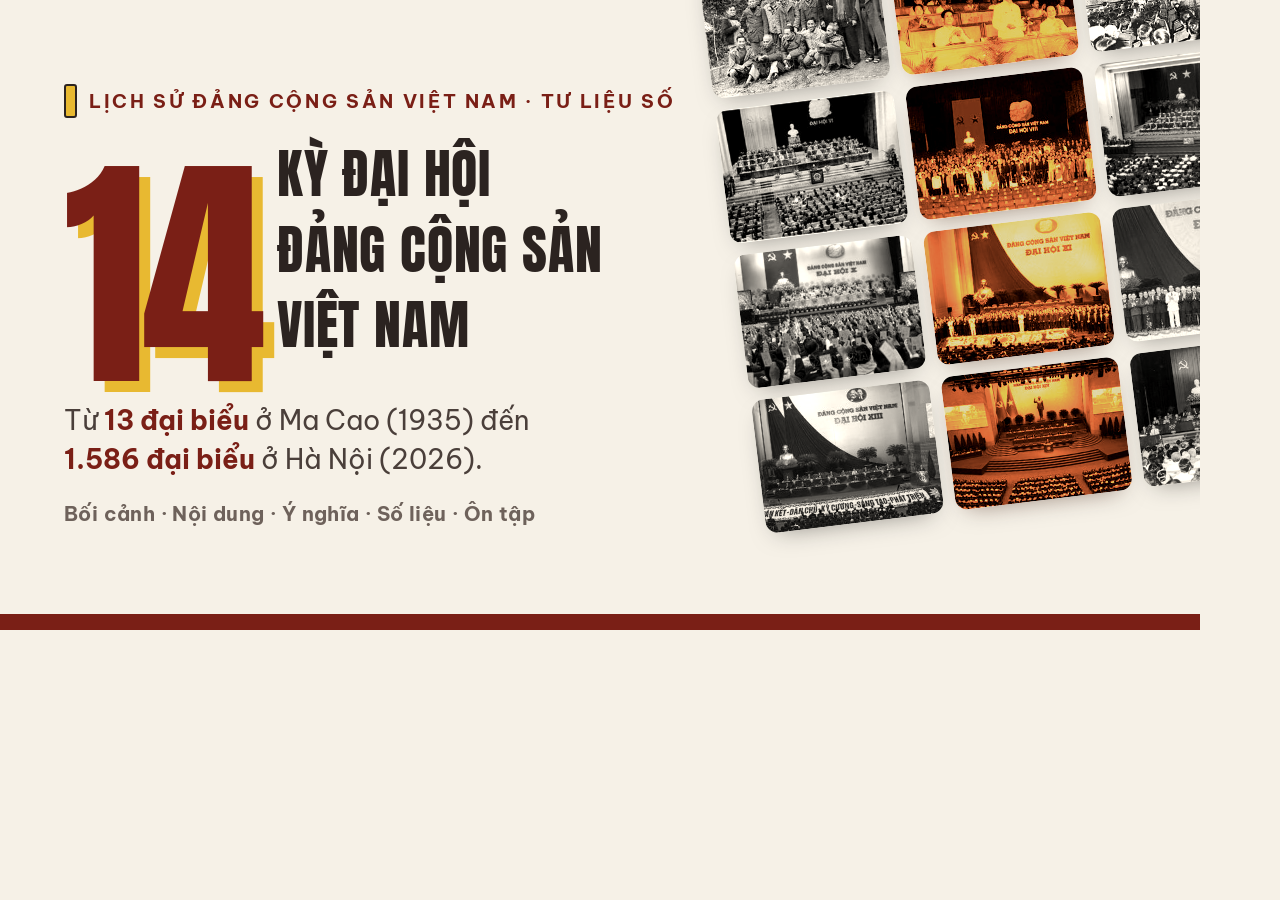
<file: tools/og.html>
<!doctype html>
<!-- Khuôn ảnh chia sẻ 1200x630 (assets/og.jpg). Không phải trang của website; dùng để chụp lại khi cần đổi ảnh. -->
<html lang="vi">
<head>
  <meta charset="utf-8">
  <title>Ảnh chia sẻ</title>
  <link rel="stylesheet" href="../assets/css/fonts.css">
  <style>
    html, body { margin: 0; width: 1200px; height: 630px; overflow: hidden; }
    body { position: relative; background: #F6F1E7; color: #2B2320; font-family: 'Be Vietnam Pro', sans-serif; }
    .copy { position: absolute; left: 64px; top: 84px; width: 640px; z-index: 2; }
    .eyebrow { display: flex; align-items: center; gap: 12px; font-size: 19px; font-weight: 700; letter-spacing: .14em; text-transform: uppercase; color: #7A1F16; }
    .eyebrow::before { content: ""; width: 9px; height: 30px; background: #E8B931; border: 2px solid #2B2320; border-radius: 3px; }
    h1 { display: flex; align-items: flex-end; gap: 16px; margin: 18px 0 26px; font-family: Anton, sans-serif; font-weight: 400; text-transform: uppercase; }
    .num { font-size: 250px; line-height: .8; color: #7A1F16; text-shadow: 11px 11px 0 #E8B931; letter-spacing: -.02em; }
    .words { font-size: 54px; line-height: 1.4; letter-spacing: .015em; padding-bottom: 12px; } /* 1.4: dấu nặng "Ộ" dòng trên không chạm dấu "Ộ" dòng dưới */
    p { margin: 0; font-size: 27px; line-height: 1.45; color: #4A3F3A; }
    p b { color: #7A1F16; white-space: nowrap; }
    .tags { margin-top: 22px; font-size: 20px; font-weight: 700; color: #6E625B; letter-spacing: .02em; }
    .mosaic { position: absolute; right: -90px; top: -70px; width: 560px; display: grid; grid-template-columns: repeat(3, 1fr); gap: 12px; transform: rotate(-7deg); z-index: 1; }
    .mosaic img { width: 100%; aspect-ratio: 4 / 3; object-fit: cover; border-radius: 12px; box-shadow: 0 10px 24px -12px rgba(43, 35, 32, .5); filter: grayscale(1) sepia(.2) contrast(1.05); }
    .mosaic img:nth-child(3n + 2) { filter: grayscale(1) sepia(1) saturate(3.2) hue-rotate(-28deg) brightness(.82) contrast(1.18); }
    .fade { position: absolute; top: 0; bottom: 0; left: 560px; width: 180px; background: linear-gradient(90deg, #F6F1E7, rgba(246, 241, 231, 0)); z-index: 1; }
    .bar { position: absolute; left: 0; right: 0; bottom: 0; height: 16px; background: #7A1F16; z-index: 3; }
  </style>
</head>
<body>
  <div class="copy">
    <div class="eyebrow">Lịch sử Đảng Cộng sản Việt Nam · Tư liệu số</div>
    <h1><span class="num">14</span><span class="words">kỳ Đại hội<br>Đảng Cộng sản<br>Việt Nam</span></h1>
    <p>Từ <b>13 đại biểu</b> ở Ma Cao (1935) đến <b>1.586 đại biểu</b> ở Hà Nội (2026).</p>
    <div class="tags">Bối cảnh · Nội dung · Ý nghĩa · Số liệu · Ôn tập</div>
  </div>
  <div class="fade"></div>
  <div class="mosaic">
    <img src="../assets/img/mini/dh02.jpg" alt=""><img src="../assets/img/mini/dh03.jpg" alt=""><img src="../assets/img/mini/dh05.jpg" alt="">
    <img src="../assets/img/mini/dh06.jpg" alt=""><img src="../assets/img/mini/dh08.jpg" alt=""><img src="../assets/img/mini/dh09.jpg" alt="">
    <img src="../assets/img/mini/dh10.jpg" alt=""><img src="../assets/img/mini/dh11.jpg" alt=""><img src="../assets/img/mini/dh12.jpg" alt="">
    <img src="../assets/img/mini/dh13.jpg" alt=""><img src="../assets/img/mini/dh14.jpg" alt=""><img src="../assets/img/mini/dh07.jpg" alt="">
  </div>
  <div class="bar"></div>
</body>
</html>
</file>
<file: assets/css/fonts.css>
/* Font tự host (SIL Open Font License) — tải từ Google Fonts, chỉ giữ bộ vietnamese, latin-ext, latin */
/* vietnamese */
@font-face {
  font-family: 'Anton';
  font-style: normal;
  font-weight: 400;
  font-display: swap;
  src: url(../fonts/anton-400-vietnamese.woff2) format('woff2');
  unicode-range: U+0102-0103, U+0110-0111, U+0128-0129, U+0168-0169, U+01A0-01A1, U+01AF-01B0, U+0300-0301, U+0303-0304, U+0308-0309, U+0323, U+0329, U+1EA0-1EF9, U+20AB;
}
/* latin-ext */
@font-face {
  font-family: 'Anton';
  font-style: normal;
  font-weight: 400;
  font-display: swap;
  src: url(../fonts/anton-400-latin-ext.woff2) format('woff2');
  unicode-range: U+0100-02BA, U+02BD-02C5, U+02C7-02CC, U+02CE-02D7, U+02DD-02FF, U+0304, U+0308, U+0329, U+1D00-1DBF, U+1E00-1E9F, U+1EF2-1EFF, U+2020, U+20A0-20AB, U+20AD-20C0, U+2113, U+2C60-2C7F, U+A720-A7FF;
}
/* latin */
@font-face {
  font-family: 'Anton';
  font-style: normal;
  font-weight: 400;
  font-display: swap;
  src: url(../fonts/anton-400-latin.woff2) format('woff2');
  unicode-range: U+0000-00FF, U+0131, U+0152-0153, U+02BB-02BC, U+02C6, U+02DA, U+02DC, U+0304, U+0308, U+0329, U+2000-206F, U+20AC, U+2122, U+2191, U+2193, U+2212, U+2215, U+FEFF, U+FFFD;
}
/* vietnamese */
@font-face {
  font-family: 'Be Vietnam Pro';
  font-style: italic;
  font-weight: 400;
  font-display: swap;
  src: url(../fonts/be-vietnam-pro-400-italic-vietnamese.woff2) format('woff2');
  unicode-range: U+0102-0103, U+0110-0111, U+0128-0129, U+0168-0169, U+01A0-01A1, U+01AF-01B0, U+0300-0301, U+0303-0304, U+0308-0309, U+0323, U+0329, U+1EA0-1EF9, U+20AB;
}
/* latin-ext */
@font-face {
  font-family: 'Be Vietnam Pro';
  font-style: italic;
  font-weight: 400;
  font-display: swap;
  src: url(../fonts/be-vietnam-pro-400-italic-latin-ext.woff2) format('woff2');
  unicode-range: U+0100-02BA, U+02BD-02C5, U+02C7-02CC, U+02CE-02D7, U+02DD-02FF, U+0304, U+0308, U+0329, U+1D00-1DBF, U+1E00-1E9F, U+1EF2-1EFF, U+2020, U+20A0-20AB, U+20AD-20C0, U+2113, U+2C60-2C7F, U+A720-A7FF;
}
/* latin */
@font-face {
  font-family: 'Be Vietnam Pro';
  font-style: italic;
  font-weight: 400;
  font-display: swap;
  src: url(../fonts/be-vietnam-pro-400-italic-latin.woff2) format('woff2');
  unicode-range: U+0000-00FF, U+0131, U+0152-0153, U+02BB-02BC, U+02C6, U+02DA, U+02DC, U+0304, U+0308, U+0329, U+2000-206F, U+20AC, U+2122, U+2191, U+2193, U+2212, U+2215, U+FEFF, U+FFFD;
}
/* vietnamese */
@font-face {
  font-family: 'Be Vietnam Pro';
  font-style: normal;
  font-weight: 400;
  font-display: swap;
  src: url(../fonts/be-vietnam-pro-400-vietnamese.woff2) format('woff2');
  unicode-range: U+0102-0103, U+0110-0111, U+0128-0129, U+0168-0169, U+01A0-01A1, U+01AF-01B0, U+0300-0301, U+0303-0304, U+0308-0309, U+0323, U+0329, U+1EA0-1EF9, U+20AB;
}
/* latin-ext */
@font-face {
  font-family: 'Be Vietnam Pro';
  font-style: normal;
  font-weight: 400;
  font-display: swap;
  src: url(../fonts/be-vietnam-pro-400-latin-ext.woff2) format('woff2');
  unicode-range: U+0100-02BA, U+02BD-02C5, U+02C7-02CC, U+02CE-02D7, U+02DD-02FF, U+0304, U+0308, U+0329, U+1D00-1DBF, U+1E00-1E9F, U+1EF2-1EFF, U+2020, U+20A0-20AB, U+20AD-20C0, U+2113, U+2C60-2C7F, U+A720-A7FF;
}
/* latin */
@font-face {
  font-family: 'Be Vietnam Pro';
  font-style: normal;
  font-weight: 400;
  font-display: swap;
  src: url(../fonts/be-vietnam-pro-400-latin.woff2) format('woff2');
  unicode-range: U+0000-00FF, U+0131, U+0152-0153, U+02BB-02BC, U+02C6, U+02DA, U+02DC, U+0304, U+0308, U+0329, U+2000-206F, U+20AC, U+2122, U+2191, U+2193, U+2212, U+2215, U+FEFF, U+FFFD;
}
/* vietnamese */
@font-face {
  font-family: 'Be Vietnam Pro';
  font-style: normal;
  font-weight: 500;
  font-display: swap;
  src: url(../fonts/be-vietnam-pro-500-vietnamese.woff2) format('woff2');
  unicode-range: U+0102-0103, U+0110-0111, U+0128-0129, U+0168-0169, U+01A0-01A1, U+01AF-01B0, U+0300-0301, U+0303-0304, U+0308-0309, U+0323, U+0329, U+1EA0-1EF9, U+20AB;
}
/* latin-ext */
@font-face {
  font-family: 'Be Vietnam Pro';
  font-style: normal;
  font-weight: 500;
  font-display: swap;
  src: url(../fonts/be-vietnam-pro-500-latin-ext.woff2) format('woff2');
  unicode-range: U+0100-02BA, U+02BD-02C5, U+02C7-02CC, U+02CE-02D7, U+02DD-02FF, U+0304, U+0308, U+0329, U+1D00-1DBF, U+1E00-1E9F, U+1EF2-1EFF, U+2020, U+20A0-20AB, U+20AD-20C0, U+2113, U+2C60-2C7F, U+A720-A7FF;
}
/* latin */
@font-face {
  font-family: 'Be Vietnam Pro';
  font-style: normal;
  font-weight: 500;
  font-display: swap;
  src: url(../fonts/be-vietnam-pro-500-latin.woff2) format('woff2');
  unicode-range: U+0000-00FF, U+0131, U+0152-0153, U+02BB-02BC, U+02C6, U+02DA, U+02DC, U+0304, U+0308, U+0329, U+2000-206F, U+20AC, U+2122, U+2191, U+2193, U+2212, U+2215, U+FEFF, U+FFFD;
}
/* vietnamese */
@font-face {
  font-family: 'Be Vietnam Pro';
  font-style: normal;
  font-weight: 600;
  font-display: swap;
  src: url(../fonts/be-vietnam-pro-600-vietnamese.woff2) format('woff2');
  unicode-range: U+0102-0103, U+0110-0111, U+0128-0129, U+0168-0169, U+01A0-01A1, U+01AF-01B0, U+0300-0301, U+0303-0304, U+0308-0309, U+0323, U+0329, U+1EA0-1EF9, U+20AB;
}
/* latin-ext */
@font-face {
  font-family: 'Be Vietnam Pro';
  font-style: normal;
  font-weight: 600;
  font-display: swap;
  src: url(../fonts/be-vietnam-pro-600-latin-ext.woff2) format('woff2');
  unicode-range: U+0100-02BA, U+02BD-02C5, U+02C7-02CC, U+02CE-02D7, U+02DD-02FF, U+0304, U+0308, U+0329, U+1D00-1DBF, U+1E00-1E9F, U+1EF2-1EFF, U+2020, U+20A0-20AB, U+20AD-20C0, U+2113, U+2C60-2C7F, U+A720-A7FF;
}
/* latin */
@font-face {
  font-family: 'Be Vietnam Pro';
  font-style: normal;
  font-weight: 600;
  font-display: swap;
  src: url(../fonts/be-vietnam-pro-600-latin.woff2) format('woff2');
  unicode-range: U+0000-00FF, U+0131, U+0152-0153, U+02BB-02BC, U+02C6, U+02DA, U+02DC, U+0304, U+0308, U+0329, U+2000-206F, U+20AC, U+2122, U+2191, U+2193, U+2212, U+2215, U+FEFF, U+FFFD;
}
/* vietnamese */
@font-face {
  font-family: 'Be Vietnam Pro';
  font-style: normal;
  font-weight: 700;
  font-display: swap;
  src: url(../fonts/be-vietnam-pro-700-vietnamese.woff2) format('woff2');
  unicode-range: U+0102-0103, U+0110-0111, U+0128-0129, U+0168-0169, U+01A0-01A1, U+01AF-01B0, U+0300-0301, U+0303-0304, U+0308-0309, U+0323, U+0329, U+1EA0-1EF9, U+20AB;
}
/* latin-ext */
@font-face {
  font-family: 'Be Vietnam Pro';
  font-style: normal;
  font-weight: 700;
  font-display: swap;
  src: url(../fonts/be-vietnam-pro-700-latin-ext.woff2) format('woff2');
  unicode-range: U+0100-02BA, U+02BD-02C5, U+02C7-02CC, U+02CE-02D7, U+02DD-02FF, U+0304, U+0308, U+0329, U+1D00-1DBF, U+1E00-1E9F, U+1EF2-1EFF, U+2020, U+20A0-20AB, U+20AD-20C0, U+2113, U+2C60-2C7F, U+A720-A7FF;
}
/* latin */
@font-face {
  font-family: 'Be Vietnam Pro';
  font-style: normal;
  font-weight: 700;
  font-display: swap;
  src: url(../fonts/be-vietnam-pro-700-latin.woff2) format('woff2');
  unicode-range: U+0000-00FF, U+0131, U+0152-0153, U+02BB-02BC, U+02C6, U+02DA, U+02DC, U+0304, U+0308, U+0329, U+2000-206F, U+20AC, U+2122, U+2191, U+2193, U+2212, U+2215, U+FEFF, U+FFFD;
}
/* vietnamese */
@font-face {
  font-family: 'Be Vietnam Pro';
  font-style: normal;
  font-weight: 800;
  font-display: swap;
  src: url(../fonts/be-vietnam-pro-800-vietnamese.woff2) format('woff2');
  unicode-range: U+0102-0103, U+0110-0111, U+0128-0129, U+0168-0169, U+01A0-01A1, U+01AF-01B0, U+0300-0301, U+0303-0304, U+0308-0309, U+0323, U+0329, U+1EA0-1EF9, U+20AB;
}
/* latin-ext */
@font-face {
  font-family: 'Be Vietnam Pro';
  font-style: normal;
  font-weight: 800;
  font-display: swap;
  src: url(../fonts/be-vietnam-pro-800-latin-ext.woff2) format('woff2');
  unicode-range: U+0100-02BA, U+02BD-02C5, U+02C7-02CC, U+02CE-02D7, U+02DD-02FF, U+0304, U+0308, U+0329, U+1D00-1DBF, U+1E00-1E9F, U+1EF2-1EFF, U+2020, U+20A0-20AB, U+20AD-20C0, U+2113, U+2C60-2C7F, U+A720-A7FF;
}
/* latin */
@font-face {
  font-family: 'Be Vietnam Pro';
  font-style: normal;
  font-weight: 800;
  font-display: swap;
  src: url(../fonts/be-vietnam-pro-800-latin.woff2) format('woff2');
  unicode-range: U+0000-00FF, U+0131, U+0152-0153, U+02BB-02BC, U+02C6, U+02DA, U+02DC, U+0304, U+0308, U+0329, U+2000-206F, U+20AC, U+2122, U+2191, U+2193, U+2212, U+2215, U+FEFF, U+FFFD;
}
</file>
<file: assets/css/style.css>
/* =========================================================================
   14 kỳ Đại hội Đảng — giao diện chung
   Phong cách: giấy kem + chữ đỏ khổ hẹp + ảnh tư liệu phủ đỏ (theo slide mẫu của thầy)
   ========================================================================= */

@view-transition { navigation: auto; }

:root {
  --red: #7A1F16;
  --red-strong: #9A2A1C;
  --red-bright: #B3261E;
  --btn-bg: #7A1F16;
  --maroon: #3B0D0C;
  --gold: #E8B931;
  --gold-deep: #C9971A;
  --bg: #F6F1E7;
  --bg-raised: #FBF8F1;
  --bg-sunk: #EEE6D6;
  --line: #DDD0BA;
  --ink: #2B2320;
  --ink-2: #4A3F3A;
  --muted: #6E625B;
  --on-red: #FBF3E4;
  --ok: #2E6B34;
  --shadow: 0 1px 2px rgba(43, 35, 32, .06), 0 10px 28px -12px rgba(43, 35, 32, .22);
  --shadow-lg: 0 2px 4px rgba(43, 35, 32, .06), 0 24px 48px -16px rgba(43, 35, 32, .32);
  --radius: 16px;
  --radius-sm: 10px;
  --font-display: 'Anton', 'Oswald', 'Arial Narrow', Impact, sans-serif;
  --font-body: 'Be Vietnam Pro', system-ui, -apple-system, 'Segoe UI', Roboto, sans-serif;
  --container: 1200px;
  --gutter: clamp(16px, 4vw, 32px);
  --header-h: 64px;
  /* Dãn dòng cho tiêu đề Anton in hoa. Đo trên font: dấu chồng của chữ hoa cao tới 1,21 em (Ầ 1,08 · Ể 1,12 · Ẫ 1,16),
     dấu nặng sâu 0,2 em dưới chân chữ → dưới ~1,36 thì dấu nặng dòng trên (Ạ, Ộ) chạm dấu dòng dưới (Ầ, Ộ). */
  --lh-display: 1.4;
  --ease: cubic-bezier(.2, .7, .2, 1);
  --grain: url("data:image/svg+xml,%3Csvg xmlns='http://www.w3.org/2000/svg' width='180' height='180'%3E%3Cfilter id='n'%3E%3CfeTurbulence type='fractalNoise' baseFrequency='.85' numOctaves='3' stitchTiles='stitch'/%3E%3CfeColorMatrix values='0 0 0 0 .36 0 0 0 0 .27 0 0 0 0 .18 0 0 0 .075 0'/%3E%3C/filter%3E%3Crect width='100%25' height='100%25' filter='url(%23n)'/%3E%3C/svg%3E");
  color-scheme: light;
}

:root[data-theme="dark"] {
  --red: #E36A57;
  --red-strong: #F08A76;
  --red-bright: #F08A76;
  --btn-bg: #9A2A1C;
  --maroon: #0E0807;
  --bg: #17110F;
  --bg-raised: #221917;
  --bg-sunk: #1C1412;
  --line: #3A2C27;
  --ink: #F2E9DA;
  --ink-2: #DCCFBD;
  --muted: #B5A695;
  --on-red: #FFF6EA;
  --ok: #7CC383;
  --shadow: 0 1px 2px rgba(0, 0, 0, .35), 0 12px 32px -14px rgba(0, 0, 0, .7);
  --shadow-lg: 0 2px 4px rgba(0, 0, 0, .35), 0 28px 56px -18px rgba(0, 0, 0, .8);
  --grain: url("data:image/svg+xml,%3Csvg xmlns='http://www.w3.org/2000/svg' width='180' height='180'%3E%3Cfilter id='n'%3E%3CfeTurbulence type='fractalNoise' baseFrequency='.85' numOctaves='3' stitchTiles='stitch'/%3E%3CfeColorMatrix values='0 0 0 0 1 0 0 0 0 .92 0 0 0 0 .8 0 0 0 .035 0'/%3E%3C/filter%3E%3Crect width='100%25' height='100%25' filter='url(%23n)'/%3E%3C/svg%3E");
  color-scheme: dark;
}

/* ---------- Nền tảng ---------- */
*, *::before, *::after { box-sizing: border-box; }
html { -webkit-text-size-adjust: 100%; scroll-behavior: smooth; scroll-padding-top: calc(var(--header-h) + 20px); }
body {
  margin: 0;
  font-family: var(--font-body);
  font-size: 1.0625rem;
  line-height: 1.65;
  color: var(--ink);
  background-color: var(--bg);
  background-image: var(--grain);
  -webkit-font-smoothing: antialiased;
  text-rendering: optimizeLegibility;
  overflow-x: hidden;
}
img, svg { display: block; max-width: 100%; }
img { height: auto; }
a { color: inherit; text-underline-offset: .18em; text-decoration-thickness: 1px; }
button, input, select { font: inherit; color: inherit; }
p { margin: 0 0 1em; }
h1, h2, h3, h4 { margin: 0; font-weight: 700; line-height: 1.2; }
ul, ol { margin: 0; }
::selection { background: var(--gold); color: #2B2320; }
:focus-visible { outline: 3px solid var(--gold); outline-offset: 3px; border-radius: 6px; }

.skip-link {
  position: absolute; left: 12px; top: -60px; z-index: 100;
  padding: .7rem 1rem; border-radius: 10px;
  background: var(--btn-bg); color: var(--on-red); font-weight: 700; text-decoration: none;
  transition: top .2s;
}
.skip-link:focus { top: 12px; }
.visually-hidden {
  position: absolute !important; width: 1px; height: 1px; overflow: hidden;
  clip: rect(0 0 0 0); clip-path: inset(50%); white-space: nowrap;
}
.container { width: min(100% - 2 * var(--gutter), var(--container)); margin-inline: auto; }
.section { padding-block: clamp(3.5rem, 8vw, 6.5rem); }
.section--tight { padding-block: clamp(2.5rem, 5vw, 4rem); }

/* ---------- Chữ ---------- */
.display { font-family: var(--font-display); font-weight: 400; text-transform: uppercase; line-height: var(--lh-display); letter-spacing: .015em; }
.eyebrow {
  display: inline-flex; align-items: center; gap: .65em;
  font-size: .78rem; font-weight: 700; letter-spacing: .14em; text-transform: uppercase;
  color: var(--red);
}
.eyebrow::before {
  content: ""; flex: none; width: 7px; height: 1.45em;
  background: var(--gold); border: 1.5px solid var(--ink); border-radius: 3px;
}
.section-head { display: grid; gap: .9rem; margin-bottom: clamp(1.75rem, 4vw, 2.75rem); max-width: 780px; }
.section-head--center { margin-inline: auto; text-align: center; justify-items: center; }
.section-head--center .lead { margin-inline: auto; }
.section-title {
  font-family: var(--font-display); font-weight: 400; text-transform: uppercase;
  font-size: clamp(2.1rem, 5.4vw, 3.6rem); line-height: var(--lh-display); letter-spacing: .015em; color: var(--red);
}
.lead { font-size: clamp(1.05rem, 1.7vw, 1.22rem); color: var(--ink-2); max-width: 62ch; margin: 0; }
.muted { color: var(--muted); }
.small { font-size: .88rem; }

/* Họa tiết sọc nghiêng — lấy từ slide mẫu */
.stripes { display: inline-flex; gap: 7px; height: 30px; align-items: stretch; }
.stripes i { width: 12px; border: 1.5px solid var(--red); transform: skewX(-22deg); opacity: .75; }

/* ---------- Nút & chip ---------- */
.btn {
  display: inline-flex; align-items: center; justify-content: center; gap: .55em;
  min-height: 48px; padding: .8em 1.4em; border-radius: 999px; border: 2px solid transparent;
  font-weight: 700; font-size: .95rem; letter-spacing: .01em; line-height: 1.2;
  text-decoration: none; cursor: pointer;
  transition: transform .2s var(--ease), background-color .2s, color .2s, border-color .2s, box-shadow .2s;
}
.btn svg { width: 1.15em; height: 1.15em; flex: none; }
.btn--primary { background: var(--btn-bg); color: var(--on-red); box-shadow: 0 10px 22px -12px rgba(122, 31, 22, .9); }
.btn--primary:hover { background: var(--red-strong); transform: translateY(-2px); }
.btn--ghost { border-color: var(--ink); color: var(--ink); background: transparent; }
.btn--ghost:hover { background: var(--ink); color: var(--bg); transform: translateY(-2px); }
.btn--gold { background: var(--gold); color: #2B2320; }
.btn--gold:hover { background: #F1C84B; transform: translateY(-2px); }
.btn--sm { min-height: 40px; padding: .55em 1em; font-size: .88rem; }
.btn:disabled { opacity: .45; cursor: not-allowed; transform: none; }

.chips { display: flex; gap: .5rem; overflow-x: auto; scrollbar-width: none; padding: .2rem .1rem .6rem; margin-inline: -.1rem; }
.chips::-webkit-scrollbar { display: none; }
.chip {
  flex: none; display: inline-flex; align-items: center; gap: .45em;
  min-height: 40px; padding: .45em 1em; border-radius: 999px;
  border: 1.5px solid var(--line); background: var(--bg-raised);
  font-size: .88rem; font-weight: 600; white-space: nowrap; cursor: pointer;
  transition: background-color .2s, color .2s, border-color .2s;
}
.chip:hover { border-color: var(--ink-2); }
.chip[aria-pressed="true"], .chip[aria-selected="true"] { background: var(--btn-bg); border-color: var(--btn-bg); color: var(--on-red); }
.chip__count { font-size: .78em; opacity: .75; }

.icon-btn {
  width: 42px; height: 42px; flex: none; display: grid; place-items: center;
  border-radius: 12px; border: 1.5px solid var(--line); background: var(--bg-raised);
  cursor: pointer; transition: border-color .2s, background-color .2s;
}
.icon-btn:hover { border-color: var(--ink-2); }
.icon-btn svg { width: 20px; height: 20px; }

.link-arrow { display: inline-flex; align-items: center; gap: .4em; font-weight: 700; color: var(--red); text-decoration: none; }
.link-arrow::after { content: "→"; transition: transform .25s var(--ease); }
.link-arrow:hover::after { transform: translateX(4px); }

/* ---------- Đầu trang ---------- */
.site-header {
  position: sticky; top: 0; z-index: 50;
  background: var(--bg);
  background: color-mix(in srgb, var(--bg) 86%, transparent);
  -webkit-backdrop-filter: saturate(1.3) blur(12px);
  backdrop-filter: saturate(1.3) blur(12px);
  border-bottom: 1px solid var(--line);
}
.site-header__inner { display: flex; align-items: center; gap: 1rem; height: var(--header-h); }
.brand { display: flex; align-items: center; gap: .65rem; text-decoration: none; margin-right: auto; }
.brand__mark { width: 36px; height: 36px; flex: none; display: grid; place-items: center; border-radius: 9px; background: var(--btn-bg); }
.brand__mark svg { width: 22px; height: 22px; fill: var(--gold); }
.brand__text { font-family: var(--font-display); text-transform: uppercase; font-size: 1.3rem; line-height: 1; color: var(--red); letter-spacing: .01em; }
.brand__sub { display: block; margin-top: 3px; font-family: var(--font-body); font-size: .68rem; font-weight: 700; letter-spacing: .13em; color: var(--muted); }
.nav { display: flex; align-items: center; gap: .15rem; }
.nav a {
  padding: .5rem .75rem; border-radius: 8px;
  font-size: .9rem; font-weight: 600; color: var(--ink-2); text-decoration: none;
  transition: background-color .2s, color .2s;
}
.nav a:hover { background: var(--bg-sunk); color: var(--ink); }
.nav a[aria-current="page"] { color: var(--red); background: transparent; box-shadow: inset 0 -2px 0 var(--red); border-radius: 0; }
.header-actions { display: flex; gap: .5rem; }
.menu-btn { display: none; }
.theme-dark-icon { display: none; }
:root[data-theme="dark"] .theme-dark-icon { display: block; }
:root[data-theme="dark"] .theme-light-icon { display: none; }

@media (max-width: 900px) {
  .menu-btn { display: grid; }
  .nav {
    position: fixed; top: var(--header-h); left: 0; right: 0;
    flex-direction: column; align-items: stretch; gap: 0;
    padding: .5rem var(--gutter) 1.25rem;
    background: var(--bg); border-bottom: 1px solid var(--line); box-shadow: var(--shadow-lg);
    opacity: 0; visibility: hidden; transform: translateY(-10px);
    transition: opacity .2s, transform .2s var(--ease), visibility .2s;
  }
  .nav.is-open { opacity: 1; visibility: visible; transform: none; }
  .nav a { padding: .95rem .25rem; font-size: 1.05rem; border-radius: 0; border-bottom: 1px solid var(--line); }
  .nav a[aria-current="page"] { box-shadow: inset 4px 0 0 var(--red); padding-left: 1rem; }
}

/* ---------- Chân trang ---------- */
.site-footer { background: var(--maroon); color: #EADFCF; padding: clamp(3rem, 6vw, 4.5rem) 0 2rem; margin-top: clamp(3rem, 8vw, 6rem); }
.site-footer a { color: #FFF3DF; }
.site-footer__grid { display: grid; grid-template-columns: 1.4fr .8fr 1.2fr; gap: 2.5rem; }
.site-footer__brand { font-family: var(--font-display); text-transform: uppercase; font-size: 1.7rem; color: var(--gold); margin-bottom: .6rem; line-height: 1.25; }
.site-footer__title { font-size: .76rem; font-weight: 700; letter-spacing: .14em; text-transform: uppercase; color: var(--gold); margin-bottom: .8rem; }
.site-footer p { font-size: .92rem; color: #D9CBB6; }
.site-footer ul { list-style: none; padding: 0; display: grid; gap: .45rem; font-size: .92rem; }
.site-footer ul a { text-decoration: none; }
.site-footer ul a:hover { text-decoration: underline; }
.site-footer__bottom { margin-top: 2.5rem; padding-top: 1.25rem; border-top: 1px solid rgba(234, 223, 207, .18); display: flex; flex-wrap: wrap; justify-content: space-between; gap: .75rem; font-size: .82rem; color: #B9A993; }
.site-footer__team { margin-top: 2.5rem; }
.site-footer__team ul { grid-template-columns: repeat(5, minmax(0, 1fr)); gap: .9rem 1.5rem; }
.site-footer__team li { display: grid; gap: .1rem; }
.site-footer__team b { font-weight: 600; color: #FFF3DF; }
.site-footer__team span { font-size: .8rem; color: #B9A993; font-variant-numeric: tabular-nums; }
@media (max-width: 800px) {
  .site-footer__grid { grid-template-columns: 1fr; gap: 1.75rem; }
  .site-footer__team ul { grid-template-columns: repeat(2, minmax(0, 1fr)); }
}

/* ---------- Ảnh tư liệu phủ đỏ ---------- */
.duo { position: relative; display: block; overflow: hidden; background: #4a1510; isolation: isolate; }
.duo img {
  width: 100%; height: 100%; object-fit: cover;
  filter: grayscale(1) sepia(.18) contrast(1.06) brightness(1.02);
  transition: filter .7s var(--ease), transform 1.2s var(--ease);
}
/* Không dùng mix-blend-mode: trên nhiều ảnh cùng lúc nó làm trình duyệt vẽ rất chậm (máy yếu, điện thoại). */
.duo::after {
  content: ""; position: absolute; inset: 0; pointer-events: none;
  background: linear-gradient(180deg, rgba(84, 19, 13, 0) 42%, rgba(84, 19, 13, .74) 100%);
  transition: opacity .7s var(--ease);
}
.duo--flat img { filter: grayscale(1) sepia(1) saturate(3.2) hue-rotate(-28deg) brightness(.82) contrast(1.18); }
.duo--flat::after { background: linear-gradient(180deg, rgba(84, 19, 13, .12) 30%, rgba(84, 19, 13, .7) 100%); }
a:hover > .duo img, .duo:hover img, .duo.is-color img { filter: none; transform: scale(1.03); }
a:hover > .duo::after, .duo:hover::after, .duo.is-color::after { opacity: .25; }

/* ---------- Trang chủ: mở đầu ---------- */
.hero { position: relative; padding: clamp(2rem, 6vw, 4.5rem) 0 0; overflow: clip; }
.hero__grid { display: grid; grid-template-columns: minmax(0, 1.05fr) minmax(0, .95fr); gap: clamp(1.5rem, 4vw, 3.5rem); align-items: center; }
.hero__title { display: flex; align-items: flex-end; gap: .12em; margin: 1rem 0 1.4rem; font-family: var(--font-display); font-weight: 400; text-transform: uppercase; color: var(--ink); }
.hero__num { font-size: clamp(7rem, 19vw, 16.5rem); line-height: .8; color: var(--red); letter-spacing: -.02em; text-shadow: .045em .045em 0 var(--gold); }
.hero__words { font-size: clamp(1.75rem, 4.3vw, 3.35rem); line-height: var(--lh-display); letter-spacing: .015em; padding-bottom: .3em; }
.hero__lead { font-size: clamp(1.05rem, 1.8vw, 1.25rem); color: var(--ink-2); max-width: 36em; margin: 0; }
.hero__lead strong { color: var(--red); }
.hero__actions { display: flex; flex-wrap: wrap; gap: .75rem; margin-top: 1.75rem; }
.hero__team { max-width: 36em; margin: 1.6rem 0 0; padding-top: 1rem; border-top: 1px dashed var(--line); font-size: .9rem; line-height: 1.65; color: var(--ink-2); }
.hero__team b { display: block; margin-bottom: .2rem; font-size: .72rem; letter-spacing: .12em; text-transform: uppercase; color: var(--red); }
.hero__team a { display: block; margin-top: .2rem; width: fit-content; font-weight: 600; color: var(--red); }

.mosaic { position: relative; height: clamp(380px, 44vw, 580px); }
.mosaic__track {
  position: absolute; inset: -8% -24% -8% -4%;
  display: grid; grid-template-columns: repeat(4, minmax(0, 1fr)); gap: 12px;
  transform: rotate(-7deg);
}
.mosaic__col { display: flex; flex-direction: column; gap: 12px; will-change: transform; }
.mosaic__col:nth-child(even) { padding-top: 56px; }
.tile { position: relative; display: block; flex: none; border-radius: 12px; overflow: hidden; box-shadow: var(--shadow); text-decoration: none; }
.tile .duo { aspect-ratio: 4 / 3; }
.tile__label {
  position: absolute; left: 10px; bottom: 6px; z-index: 1;
  font-family: var(--font-display); font-size: 1.7rem; line-height: 1; color: var(--on-red);
  text-shadow: 0 2px 10px rgba(0, 0, 0, .45);
}
.tile__year { display: block; font-family: var(--font-body); font-size: .7rem; font-weight: 700; letter-spacing: .08em; opacity: .9; margin-top: 2px; }
.mosaic__dups { display: none; }

.stats {
  display: grid; grid-template-columns: repeat(4, minmax(0, 1fr));
  margin-top: clamp(2.5rem, 6vw, 4rem);
  border-top: 2px solid var(--ink); border-bottom: 1px solid var(--line);
}
.stat { padding: 1.2rem 1.25rem 1.3rem; border-left: 1px solid var(--line); }
.stat:first-child { border-left: 0; padding-left: 0; }
.stat__num { font-family: var(--font-display); font-size: clamp(2rem, 4.2vw, 3.2rem); line-height: 1.05; color: var(--red); white-space: nowrap; }
.stat__num small { font-size: .5em; letter-spacing: .02em; }
.stat__arrow { color: var(--gold-deep); padding-inline: .08em; }
.stat__label { font-size: .86rem; color: var(--muted); margin-top: .4rem; line-height: 1.45; }

@media (max-width: 900px) {
  .hero__grid { grid-template-columns: 1fr; }
  .mosaic { height: auto; margin-inline: calc(-1 * var(--gutter)); overflow: hidden; padding: 8px 0 4px; }
  .mosaic__track { position: static; display: flex; width: max-content; gap: 0; transform: none; animation: marquee 60s linear infinite; }
  .mosaic__col, .mosaic__dups { display: contents; }
  .mosaic__col:nth-child(even) { padding-top: 0; }
  .mosaic__col { transform: none !important; }
  .tile { width: 132px; margin-right: 10px; }
  .mosaic:hover .mosaic__track, .mosaic:focus-within .mosaic__track { animation-play-state: paused; }
}
@media (max-width: 720px) {
  .stats { grid-template-columns: repeat(2, minmax(0, 1fr)); }
  .stat { border-top: 1px solid var(--line); padding: 1rem .9rem 1.1rem; }
  .stat:nth-child(-n+2) { border-top: 0; }
  .stat:nth-child(odd) { border-left: 0; padding-left: 0; }
  .stat__num { white-space: normal; }
}
@keyframes marquee { to { transform: translateX(-50%); } }

/* ---------- Mốc mở đầu 1930 ---------- */
.founding {
  position: relative; color: #F4EAD9; overflow: hidden;
  background:
    repeating-linear-gradient(-62deg, rgba(232, 185, 49, .06) 0 2px, transparent 2px 22px),
    var(--maroon);
}
.founding__grid { display: grid; grid-template-columns: minmax(0, .9fr) minmax(0, 1.1fr); gap: clamp(2rem, 5vw, 4.5rem); align-items: start; }
.founding .eyebrow { color: var(--gold); }
.founding .eyebrow::before { border-color: #F4EAD9; }
.founding__year { font-family: var(--font-display); font-size: clamp(5.5rem, 15vw, 11rem); line-height: .85; color: var(--gold); margin: .9rem 0 .6rem; }
.founding__title { font-family: var(--font-display); font-weight: 400; text-transform: uppercase; font-size: clamp(1.7rem, 3.6vw, 2.6rem); line-height: var(--lh-display); letter-spacing: .015em; color: #FFF6E8; }
.founding__meta { display: flex; flex-wrap: wrap; gap: .5rem; margin-top: 1.1rem; }
.founding__meta span { padding: .35em .85em; border: 1px solid rgba(244, 234, 217, .35); border-radius: 999px; font-size: .85rem; font-weight: 600; }
.founding__quote { font-size: clamp(1.35rem, 2.8vw, 2rem); font-weight: 700; line-height: 1.35; color: #FFF6E8; margin: 1.1rem 0 1.6rem; padding-left: 1.1rem; border-left: 6px solid var(--gold); }
.founding__list { list-style: none; padding: 0; display: grid; gap: .85rem; }
.founding__list li { position: relative; padding-left: 1.4rem; font-size: .98rem; color: #E9DCC8; }
.founding__list li::before { content: ""; position: absolute; left: 0; top: .62em; width: 8px; height: 8px; background: var(--gold); transform: rotate(45deg); }
.founding__people { font-size: .92rem; color: #CDBBA3; margin-top: 1.4rem; }
.founding__src { margin-top: 1.4rem; font-size: .82rem; color: #B9A993; }
@media (max-width: 860px) { .founding__grid { grid-template-columns: 1fr; } }

/* ---------- Trục thời gian ---------- */
.tl-layout { display: grid; grid-template-columns: 210px minmax(0, 1fr); gap: clamp(2rem, 4vw, 3.5rem); align-items: start; }
.tl-rail { position: sticky; top: calc(var(--header-h) + 28px); }
.tl-rail__label { font-size: .75rem; font-weight: 700; letter-spacing: .14em; text-transform: uppercase; color: var(--muted); }
.tl-rail__year { font-family: var(--font-display); font-size: 5.4rem; line-height: .95; color: var(--red); margin-top: .35rem; font-variant-numeric: tabular-nums; }
.tl-rail__year.is-changing { animation: yearFlip .45s var(--ease); }
.tl-rail__roman { font-family: var(--font-display); font-size: 1.35rem; color: var(--ink); text-transform: uppercase; }
.tl-rail__list { list-style: none; padding: 0; margin: 1.4rem 0 0; border-left: 2px solid var(--line); display: grid; }
.tl-rail__list a {
  display: flex; justify-content: space-between; gap: .5rem;
  margin-left: -2px; padding: .22rem 0 .22rem .9rem; border-left: 2px solid transparent;
  font-size: .86rem; font-weight: 600; color: var(--muted); text-decoration: none;
  transition: color .2s, border-color .2s;
}
.tl-rail__list a span:last-child { font-weight: 500; opacity: .8; }
.tl-rail__list a:hover { color: var(--ink); }
.tl-rail__list a.is-active { color: var(--red); border-left-color: var(--red); }
.tl-rail__list a.is-dim { opacity: .35; }
@keyframes yearFlip { 0% { opacity: 0; transform: translateY(12px); } 100% { opacity: 1; transform: none; } }

.tl-bar {
  display: none; position: sticky; top: var(--header-h); z-index: 20;
  margin: 0 calc(-1 * var(--gutter)) 1rem; padding: .6rem var(--gutter);
  background: var(--bg); background: color-mix(in srgb, var(--bg) 92%, transparent);
  -webkit-backdrop-filter: blur(10px); backdrop-filter: blur(10px);
  border-bottom: 1px solid var(--line);
  font-weight: 700; font-size: .92rem;
}
.tl-bar__year { font-family: var(--font-display); font-size: 1.35rem; color: var(--red); margin-right: .5rem; font-weight: 400; }
.tl-bar__progress { position: absolute; left: 0; bottom: -1px; height: 2px; width: 100%; background: var(--red); transform-origin: left; transform: scaleX(0); }

.phase { display: grid; grid-template-columns: auto minmax(0, 1fr); gap: .4rem 1.5rem; align-items: end; padding: 2.4rem 0 1.4rem; border-top: 2px solid var(--ink); margin-top: 1.25rem; }
.phase:first-child { margin-top: 0; }
.phase__range { font-family: var(--font-display); font-size: clamp(2.6rem, 6vw, 4.3rem); line-height: .95; color: var(--red); white-space: nowrap; }
.phase__title { font-family: var(--font-display); font-weight: 400; text-transform: uppercase; font-size: clamp(1.25rem, 2.4vw, 1.75rem); line-height: var(--lh-display); letter-spacing: .015em; }
.phase__book { font-size: .86rem; color: var(--muted); font-style: italic; margin: .35rem 0 0; }
.phase.is-hidden, .tl-card.is-hidden { display: none; }

.tl-card {
  position: relative; display: grid; grid-template-columns: minmax(0, 1fr) minmax(0, 1.12fr);
  margin: 0 0 1.4rem; overflow: hidden;
  background: var(--bg-raised); border: 1px solid var(--line); border-radius: var(--radius);
  box-shadow: var(--shadow);
  transition: transform .4s var(--ease), box-shadow .4s var(--ease);
}
.tl-card:hover { transform: translateY(-4px); box-shadow: var(--shadow-lg); }
.tl-card.is-alt .tl-card__media { order: 2; }
.tl-card__media { display: block; min-height: 260px; }
.tl-card__media .duo { height: 100%; }
.tl-card__body { position: relative; display: flex; flex-direction: column; gap: .55rem; padding: clamp(1.25rem, 2.6vw, 1.9rem); overflow: hidden; }
.tl-card__roman {
  position: absolute; right: -.02em; top: -.2em; pointer-events: none;
  font-family: var(--font-display); font-size: 9rem; line-height: 1;
  color: transparent; -webkit-text-stroke: 2px var(--red); opacity: .16;
}
.tl-card__h { display: grid; gap: .4rem; font-weight: 700; margin: 0 0 .1rem; }
.tl-card__label { font-family: var(--font-display); font-weight: 400; font-size: 1.2rem; line-height: 1.2; text-transform: uppercase; color: var(--red); letter-spacing: .02em; }
.tl-card__hl { font-size: clamp(1.2rem, 2.1vw, 1.5rem); line-height: 1.32; color: var(--ink); text-decoration: none; max-width: 26ch; }
.tl-card__hl::after { content: ""; position: absolute; inset: 0; z-index: 1; }
.tl-card:has(.tl-card__hl:focus-visible) { outline: 3px solid var(--gold); outline-offset: 3px; }
.tl-card__hl:focus-visible { outline: none; }
.tl-card__meta { display: flex; flex-wrap: wrap; gap: .25rem .9rem; font-size: .87rem; font-weight: 600; color: var(--muted); margin: 0; }
.tl-card__meta span { display: inline-flex; align-items: center; gap: .35em; }
.tl-card__meta svg { width: 1em; height: 1em; opacity: .8; }
.tl-card__leader { font-size: .92rem; color: var(--ink-2); margin: 0; }
.tl-card__foot { margin-top: auto; padding-top: .7rem; display: flex; justify-content: space-between; align-items: center; gap: 1rem; border-top: 1px dashed var(--line); font-size: .85rem; }
.tl-card__num { color: var(--muted); font-weight: 600; }

@media (max-width: 1024px) {
  .tl-layout { grid-template-columns: 1fr; }
  .tl-rail { display: none; }
  .tl-bar { display: block; }
}
@media (max-width: 720px) {
  .tl-card { grid-template-columns: 1fr; }
  .tl-card.is-alt .tl-card__media { order: 0; }
  .tl-card__media { min-height: 0; aspect-ratio: 16 / 9; }
  .tl-card__roman { font-size: 6.5rem; }
  .phase { grid-template-columns: 1fr; }
}

/* ---------- Biểu đồ ---------- */
.chart-card { background: var(--bg-raised); border: 1px solid var(--line); border-radius: var(--radius); box-shadow: var(--shadow); padding: clamp(1.1rem, 3vw, 2rem); }
.chart-head { display: flex; flex-wrap: wrap; align-items: flex-end; justify-content: space-between; gap: 1rem; margin-bottom: 1.25rem; }
.chart-kpi { font-family: var(--font-display); font-size: clamp(1.8rem, 4vw, 2.6rem); line-height: 1.12; color: var(--red); }
.chart-kpi small { display: block; font-family: var(--font-body); font-size: .85rem; color: var(--muted); margin-top: .35rem; font-weight: 600; }
.seg { display: inline-flex; padding: 4px; border-radius: 999px; background: var(--bg-sunk); border: 1px solid var(--line); }
.seg button { border: 0; background: transparent; min-height: 38px; padding: .45em 1.1em; border-radius: 999px; font-weight: 700; font-size: .88rem; color: var(--muted); cursor: pointer; transition: background-color .2s, color .2s; }
.seg button[aria-pressed="true"] { background: var(--btn-bg); color: var(--on-red); }
.chart { position: relative; }
.chart svg { width: 100%; height: auto; overflow: visible; }
.chart .grid line { stroke: var(--line); stroke-dasharray: 3 5; }
.chart .grid text, .chart .axis text { fill: var(--muted); font-size: 12px; font-family: var(--font-body); }
.chart .axis .roman { font-family: var(--font-display); font-size: 14px; fill: var(--ink-2); }
.chart .band { fill: var(--ink); opacity: .035; }
.chart .band-label { fill: var(--muted); font-size: 11px; font-weight: 700; letter-spacing: .08em; }
.chart .bar-g { cursor: pointer; outline: none; }
.chart .bar-g:focus-visible .bar { stroke: var(--gold); stroke-width: 3px; }
.chart .bar { fill: var(--red); transform-box: fill-box; transform-origin: 50% 100%; transition: fill .2s; animation: barGrow .9s var(--ease) both; animation-delay: calc(var(--i, 0) * 45ms); }
.chart:not(.is-in) .bar { animation-play-state: paused; }
@keyframes barGrow { from { transform: scaleY(0); } }
.chart .bar.is-last { fill: var(--gold-deep); }
.chart .bar.is-active, .chart .bar:hover { fill: var(--red-bright); }
.chart .val { fill: var(--ink); font-size: 12px; font-weight: 700; font-family: var(--font-body); transition: opacity .4s; }
.chart .note-line { stroke: var(--ink-2); stroke-width: 1; }
.chart .note-text { fill: var(--ink-2); font-size: 11.5px; font-style: italic; }
.chart-tip {
  position: absolute; z-index: 5; pointer-events: none; width: max-content; max-width: 250px;
  padding: .65rem .8rem; border-radius: 10px;
  background: var(--ink); color: var(--bg); box-shadow: var(--shadow-lg);
  font-size: .85rem; line-height: 1.45; opacity: 0; transform: translate(-50%, calc(-100% - 12px)); transition: opacity .15s;
}
.chart-tip.is-on { opacity: 1; }
.chart-tip b { font-family: var(--font-display); font-weight: 400; font-size: 1.15rem; display: block; letter-spacing: .02em; }
.chart-foot { margin-top: 1rem; font-size: .84rem; color: var(--muted); }
.chart-table { margin-top: .9rem; font-size: .9rem; }
.chart-table summary { cursor: pointer; font-weight: 700; color: var(--red); }
.chart-table table { width: 100%; border-collapse: collapse; margin-top: .75rem; }
.chart-table th, .chart-table td { text-align: left; padding: .45rem .5rem; border-bottom: 1px solid var(--line); }
.chart-table td:nth-child(n+3), .chart-table th:nth-child(n+3) { text-align: right; }

/* ---------- Tiếp sức lãnh đạo ---------- */
.relay { overflow-x: auto; padding-bottom: .5rem; scrollbar-width: thin; }
.relay__grid { display: grid; grid-template-columns: 150px repeat(14, minmax(62px, 1fr)); min-width: 1040px; row-gap: .6rem; }
.relay__head { text-align: center; padding-bottom: .5rem; border-bottom: 2px solid var(--ink); }
.relay__head b { display: block; font-family: var(--font-display); font-weight: 400; font-size: 1.15rem; color: var(--red); }
.relay__head span { font-size: .75rem; color: var(--muted); font-weight: 600; }
.relay__rowlabel { font-size: .8rem; font-weight: 700; color: var(--muted); align-self: center; padding-right: .75rem; line-height: 1.3; }
.relay__pill {
  align-self: center; margin: 0 3px; padding: .55rem .7rem; border-radius: 10px;
  background: var(--btn-bg); color: var(--on-red);
  font-size: .86rem; font-weight: 700; line-height: 1.25; text-align: center; text-decoration: none;
  box-shadow: 0 6px 14px -10px rgba(122, 31, 22, .9);
  transition: transform .2s var(--ease);
}
.relay__pill:hover { transform: translateY(-2px); }
.relay__pill small { display: block; font-weight: 500; opacity: .82; font-size: .74rem; }
.relay__pill--alt { background: var(--gold); color: #2B2320; box-shadow: none; }
.relay__pill--single { padding: .5rem .3rem; font-size: .78rem; }
.relay-note { margin-top: 1rem; font-size: .88rem; color: var(--muted); max-width: 70ch; }
.swipe-hint { display: none; font-size: .82rem; font-weight: 700; color: var(--muted); margin: -.75rem 0 .75rem; }
@media (max-width: 1100px) { .swipe-hint { display: block; } }

/* ---------- Khối kêu gọi ---------- */
.cta-grid { display: grid; grid-template-columns: repeat(2, minmax(0, 1fr)); gap: 1.25rem; }
.cta {
  position: relative; display: flex; flex-direction: column; gap: .75rem; min-height: 250px;
  padding: clamp(1.5rem, 3.5vw, 2.4rem); border-radius: 22px; overflow: hidden;
  text-decoration: none; box-shadow: var(--shadow); transition: transform .35s var(--ease), box-shadow .35s var(--ease);
}
.cta:hover { transform: translateY(-4px); box-shadow: var(--shadow-lg); }
.cta--red { background: var(--btn-bg); color: var(--on-red); }
.cta--paper { background: var(--bg-sunk); border: 1px solid var(--line); }
.cta__title { font-family: var(--font-display); font-weight: 400; text-transform: uppercase; font-size: clamp(1.8rem, 3.6vw, 2.5rem); line-height: var(--lh-display); letter-spacing: .015em; }
.cta--red .cta__title { color: #FFF4E2; }
.cta--paper .cta__title { color: var(--red); }
.cta p { margin: 0; max-width: 34ch; opacity: .92; }
.cta__go { margin-top: auto; font-weight: 700; display: inline-flex; gap: .4em; align-items: center; }
.cta__big { position: absolute; right: -.05em; bottom: -.25em; font-family: var(--font-display); font-size: 11rem; line-height: 1; opacity: .12; pointer-events: none; }
@media (max-width: 760px) { .cta-grid { grid-template-columns: 1fr; } }

/* ---------- Trang chi tiết ---------- */
.crumbs { display: flex; flex-wrap: wrap; align-items: center; justify-content: space-between; gap: .75rem; padding-top: 1.4rem; }
.crumbs a { font-weight: 600; font-size: .92rem; color: var(--ink-2); }
.dots-nav { display: flex; flex-wrap: wrap; gap: 5px; }
.dots-nav a {
  min-width: 36px; height: 34px; padding: 0 .35rem; display: grid; place-items: center;
  border: 1.5px solid var(--line); border-radius: 9px; background: var(--bg-raised);
  font-family: var(--font-display); font-size: .92rem; color: var(--ink-2); text-decoration: none;
  transition: border-color .2s, background-color .2s, color .2s;
}
.dots-nav a:hover { border-color: var(--ink-2); }
.dots-nav a[aria-current="page"] { background: var(--btn-bg); color: var(--on-red); border-color: var(--btn-bg); }

.dt-hero { display: grid; grid-template-columns: minmax(0, .95fr) minmax(0, 1.05fr); gap: clamp(1.5rem, 4vw, 3.5rem); align-items: center; padding: clamp(1.5rem, 4vw, 3rem) 0 clamp(2rem, 4vw, 3rem); }
.dt-roman { font-family: var(--font-display); font-size: clamp(5.5rem, 15vw, 11.5rem); line-height: .82; color: transparent; -webkit-text-stroke: 3px var(--red); letter-spacing: .01em; }
.dt-kicker { margin-top: 1rem; }
.dt-title { font-family: var(--font-display); font-weight: 400; text-transform: uppercase; font-size: clamp(1.8rem, 3.8vw, 2.9rem); line-height: var(--lh-display); letter-spacing: .015em; color: var(--ink); margin: .5rem 0 1.1rem; }
.dt-meta { display: flex; flex-wrap: wrap; gap: .5rem; }
.dt-meta span { display: inline-flex; align-items: center; gap: .4em; padding: .4em .9em; border-radius: 999px; background: var(--bg-sunk); border: 1px solid var(--line); font-size: .88rem; font-weight: 600; }
.dt-meta svg { flex: none; width: 1em; height: 1em; }
.dt-book { display: flex; gap: .65em; width: fit-content; max-width: 100%; margin: .75rem 0 0; padding: .55em 1.1em .6em .9em; border: 1px solid var(--red); border-radius: 1em; color: var(--red); font-size: .88rem; font-weight: 600; line-height: 1.4; }
.dt-book svg { flex: none; width: 1.1em; height: 1.1em; margin-top: .2em; }
.dt-book span { display: grid; gap: .1em; }
.dt-book small { font-size: .72rem; font-weight: 700; letter-spacing: .08em; text-transform: uppercase; color: var(--muted); }
.dt-figure { margin: 0; }
.dt-figure__btn { display: block; width: 100%; padding: 0; border: 0; background: none; cursor: zoom-in; border-radius: var(--radius); overflow: hidden; box-shadow: var(--shadow-lg); }
.dt-figure .duo { aspect-ratio: 16 / 10; }
.dt-figure figcaption { margin-top: .7rem; font-size: .86rem; color: var(--muted); line-height: 1.5; }
.dt-figure figcaption b { color: var(--ink-2); font-weight: 600; }
.dt-quote {
  margin: 0 0 clamp(2rem, 5vw, 3rem); padding: .4rem 0 .4rem 1.4rem; border-left: 7px solid var(--gold);
  font-size: clamp(1.45rem, 3.2vw, 2.25rem); font-weight: 700; line-height: 1.28; color: var(--ink);
}
.dt-quote small { display: block; font-size: .8rem; font-weight: 700; letter-spacing: .14em; text-transform: uppercase; color: var(--red); margin-bottom: .4rem; }

.facts { display: grid; grid-template-columns: repeat(2, minmax(0, 1fr)); gap: 1px; background: var(--line); border: 1px solid var(--line); border-radius: var(--radius); overflow: hidden; margin-bottom: clamp(2rem, 5vw, 3rem); }
.fact { background: var(--bg-raised); padding: 1.15rem 1.3rem; }
.fact__label { display: flex; align-items: center; gap: .45em; font-size: .74rem; font-weight: 700; letter-spacing: .13em; text-transform: uppercase; color: var(--red); margin-bottom: .45rem; }
.fact__label svg { width: 1.1em; height: 1.1em; }
.fact__value { font-size: 1rem; line-height: 1.55; }
.fact__big { font-family: var(--font-display); font-size: 1.9rem; line-height: 1.05; color: var(--ink); display: block; margin-bottom: .2rem; }
.fact__list { list-style: none; padding: 0; display: grid; gap: .35rem; }
.fact__list li { padding-left: 1rem; position: relative; }
.fact__list li::before { content: ""; position: absolute; left: 0; top: .7em; width: 6px; height: 6px; border-radius: 50%; background: var(--gold-deep); }
.fact__list .is-leader { font-weight: 700; }

.dt-layout { display: grid; grid-template-columns: minmax(0, 1fr) 330px; gap: clamp(2rem, 5vw, 4rem); align-items: start; }
.dt-section { margin-bottom: clamp(2rem, 5vw, 2.75rem); }
.dt-h2 { font-family: var(--font-display); font-weight: 400; text-transform: uppercase; font-size: 1.65rem; color: var(--red); display: flex; align-items: center; gap: .6rem; margin-bottom: .9rem; }
.dt-h2::before { content: ""; width: 7px; height: 1.1em; background: var(--gold); border: 1.5px solid var(--ink); border-radius: 3px; }
.dt-prose { font-size: 1.08rem; line-height: 1.75; max-width: 68ch; }
.points { list-style: none; padding: 0; counter-reset: pt; }
.points li { counter-increment: pt; display: grid; grid-template-columns: 3.3rem minmax(0, 1fr); gap: .9rem; padding: 1.05rem 0; border-top: 1px solid var(--line); font-size: 1.04rem; line-height: 1.68; }
.points li:last-child { border-bottom: 1px solid var(--line); }
.points li::before { content: counter(pt, decimal-leading-zero); font-family: var(--font-display); font-size: 2.1rem; line-height: 1; color: var(--red); }
.significance { position: relative; background: var(--btn-bg); color: var(--on-red); border-radius: var(--radius); padding: clamp(1.4rem, 3vw, 2rem); font-size: 1.08rem; line-height: 1.7; overflow: hidden; }
.significance .dt-h2 { color: var(--gold); }
.significance .dt-h2::before { border-color: var(--on-red); }
.significance p { margin: 0; position: relative; }
.significance::after { content: "★"; position: absolute; right: -.1em; bottom: -.35em; font-size: 9rem; line-height: 1; color: rgba(232, 185, 49, .14); pointer-events: none; }
.significance p + p { margin-top: .8rem; }

/* Tóm tắt / Chi tiết */
.view-bar { position: sticky; top: var(--header-h); z-index: 5; display: flex; align-items: center; gap: 1rem; margin: 0 0 1.5rem; padding: .7rem 0; background-color: var(--bg); background-image: var(--grain); border-bottom: 1px solid transparent; transition: border-color .2s; }
.view-bar.is-stuck { border-bottom-color: var(--line); }
.view-bar__label { font-family: var(--font-display); font-size: 1.15rem; letter-spacing: .02em; color: var(--red); text-transform: uppercase; opacity: 0; transition: opacity .2s; }
.view-bar.is-stuck .view-bar__label { opacity: 1; }
.view-switch { display: inline-flex; gap: 4px; padding: 4px; background: var(--bg-raised); border: 1px solid var(--line); border-radius: 999px; box-shadow: var(--shadow); }
@media (max-width: 520px) {
  .view-bar { padding: .5rem 0; }
  .view-switch { width: 100%; }
  .view-switch [role="tab"] { flex: 1; min-width: 0; }
  .view-bar__label { display: none; }
}
.view-switch [role="tab"] { display: grid; justify-items: center; gap: .05rem; min-width: 8.5rem; padding: .5rem 1.15rem .45rem; border: 0; border-radius: 999px; background: transparent; color: var(--ink-2); font: inherit; font-weight: 700; font-size: .95rem; line-height: 1.2; cursor: pointer; transition: background-color .2s, color .2s; }
.view-switch [role="tab"] small { font-size: .72rem; font-weight: 600; color: var(--muted); }
.view-switch [role="tab"]:hover { background: var(--bg-sunk); }
.view-switch [role="tab"][aria-selected="true"] { background: var(--btn-bg); color: var(--on-red); }
.view-switch [role="tab"][aria-selected="true"] small { color: var(--on-red); opacity: .85; }
.view-switch [role="tab"][aria-disabled="true"] { cursor: not-allowed; opacity: .55; }
.view-switch [role="tab"]:focus-visible { outline: 2px solid var(--gold); outline-offset: 2px; }
.dt-view[hidden] { display: none; }
.dt-view .dt-prose + .dt-prose, .dt-view .dt-prose + .dt-list, .dt-view .dt-list + .dt-prose { margin-top: .9rem; }
.dt-list { list-style: none; padding: 0; margin: 0; max-width: 68ch; display: grid; gap: .85rem; }
.dt-list li { position: relative; padding-left: 1.35rem; font-size: 1.04rem; line-height: 1.7; }
.dt-list li::before { content: ""; position: absolute; left: .15rem; top: .62em; width: .5rem; height: .5rem; border-radius: 2px; background: var(--gold); box-shadow: 0 0 0 1.5px var(--red); }
.dt-list strong { color: var(--ink); }
.cite { display: inline-block; margin-left: .3em; padding: .05em .5em; border-radius: 6px; background: var(--bg-sunk); color: var(--muted); font-size: .76em; font-weight: 600; line-height: 1.5; white-space: nowrap; vertical-align: .08em; }
.cite a { color: inherit; text-decoration: underline; text-underline-offset: 2px; }
.significance .cite { background: rgba(255, 255, 255, .14); color: var(--on-red); }
.significance .dt-list li::before { background: var(--gold); box-shadow: none; }
.significance .dt-list strong { color: var(--on-red); }
.dt-more { margin-top: -.75rem; }
.dt-note { margin: 0; font-size: .86rem; color: var(--muted); max-width: 68ch; }
.dt-note .cite { margin-left: 0; }

.aside { position: sticky; top: calc(var(--header-h) + 24px); display: grid; gap: 1rem; }
.box { background: var(--bg-raised); border: 1px solid var(--line); border-radius: var(--radius); padding: 1.25rem; box-shadow: var(--shadow); }
.box__title { font-size: .76rem; font-weight: 700; letter-spacing: .14em; text-transform: uppercase; color: var(--red); margin-bottom: .75rem; }
.src-list { list-style: none; padding: 0; display: grid; gap: .7rem; font-size: .9rem; line-height: 1.5; }
.src-list li { padding-left: .9rem; border-left: 3px solid var(--gold); }
.src-list b { display: block; font-size: .72rem; letter-spacing: .1em; text-transform: uppercase; color: var(--muted); }
.src-list a { color: var(--red); word-break: break-word; }
.actions { display: grid; gap: .55rem; }
.actions .btn { width: 100%; }

.pager { display: grid; grid-template-columns: repeat(2, minmax(0, 1fr)); gap: 1rem; margin-top: clamp(2.5rem, 6vw, 4rem); }
.pager a { display: flex; align-items: center; gap: 1rem; padding: .9rem; border-radius: var(--radius); border: 1px solid var(--line); background: var(--bg-raised); text-decoration: none; box-shadow: var(--shadow); transition: transform .3s var(--ease); }
.pager a:hover { transform: translateY(-3px); }
.pager .duo { width: 92px; flex: none; aspect-ratio: 4 / 3; border-radius: 10px; }
.pager small { display: block; font-size: .75rem; font-weight: 700; letter-spacing: .12em; text-transform: uppercase; color: var(--muted); }
.pager strong { display: block; font-family: var(--font-display); font-weight: 400; font-size: 1.35rem; color: var(--red); text-transform: uppercase; line-height: 1.2; }
.pager span.hl { display: block; font-size: .86rem; color: var(--ink-2); line-height: 1.4; margin-top: .15rem; }
.pager .is-next { flex-direction: row-reverse; text-align: right; }
.pager .is-empty { visibility: hidden; }
.kbd-hint { margin-top: 1rem; text-align: center; font-size: .82rem; color: var(--muted); }
kbd { font-family: var(--font-body); font-size: .8em; padding: .1em .45em; border: 1px solid var(--line); border-bottom-width: 2px; border-radius: 5px; background: var(--bg-raised); }

@media (max-width: 960px) {
  .dt-hero { grid-template-columns: 1fr; }
  .dt-layout { grid-template-columns: 1fr; }
  .aside { position: static; }
}
@media (max-width: 640px) {
  .facts { grid-template-columns: 1fr; }
  .pager { grid-template-columns: 1fr; }
  .pager .duo { width: 72px; }
  .kbd-hint { display: none; }
}

/* ---------- So sánh ---------- */
.cmp-controls { display: grid; grid-template-columns: minmax(0, 1fr) auto minmax(0, 1fr); gap: .75rem; align-items: end; margin-bottom: 1.5rem; }
.field label { display: block; font-size: .75rem; font-weight: 700; letter-spacing: .13em; text-transform: uppercase; color: var(--muted); margin-bottom: .4rem; }
.select {
  width: 100%; min-height: 50px; padding: .6rem 2.5rem .6rem 1rem; border-radius: 12px;
  border: 1.5px solid var(--line); background: var(--bg-raised);
  font-weight: 700; font-size: 1rem; cursor: pointer; appearance: none;
  background-image: linear-gradient(45deg, transparent 50%, currentColor 50%), linear-gradient(135deg, currentColor 50%, transparent 50%);
  background-position: calc(100% - 20px) 52%, calc(100% - 14px) 52%; background-size: 6px 6px; background-repeat: no-repeat;
}
.cmp-summary { display: grid; grid-template-columns: repeat(3, minmax(0, 1fr)); gap: 1px; background: var(--line); border-radius: var(--radius); overflow: hidden; border: 1px solid var(--line); margin-bottom: 2rem; }
.cmp-summary div { background: var(--bg-raised); padding: 1.1rem 1.25rem; }
.cmp-summary b { display: block; font-family: var(--font-display); font-weight: 400; font-size: clamp(1.7rem, 4vw, 2.4rem); line-height: 1.15; color: var(--red); }
.cmp-summary span { font-size: .85rem; color: var(--muted); }
.cmp { border-top: 2px solid var(--ink); }
.cmp-row { display: grid; grid-template-columns: 170px minmax(0, 1fr) minmax(0, 1fr); gap: 1.4rem; padding: 1.15rem 0; border-bottom: 1px solid var(--line); }
.cmp-row__label { font-size: .76rem; font-weight: 700; letter-spacing: .13em; text-transform: uppercase; color: var(--red); padding-top: .2rem; }
.cmp-row__cell { font-size: .98rem; line-height: 1.6; min-width: 0; }
.cmp-row__cell ul { padding-left: 1.1rem; display: grid; gap: .4rem; }
.cmp-head b { font-family: var(--font-display); font-weight: 400; font-size: clamp(1.9rem, 4vw, 2.7rem); line-height: 1.15; color: var(--red); display: block; }
.cmp-head a { font-weight: 700; font-size: .88rem; }
.cmp-head .duo { aspect-ratio: 16 / 10; border-radius: 12px; margin-bottom: .8rem; }
.meter { height: 10px; border-radius: 999px; background: var(--bg-sunk); overflow: hidden; margin-top: .5rem; }
.meter i { display: block; height: 100%; border-radius: inherit; background: var(--red); transform-origin: left; transition: transform .8s var(--ease); }
@media (max-width: 760px) {
  .cmp-controls { grid-template-columns: minmax(0, 1fr); gap: .5rem; }
  .cmp-controls .swap { justify-self: center; }
  .cmp-summary { grid-template-columns: 1fr; }
  .cmp-row { grid-template-columns: minmax(0, 1fr) minmax(0, 1fr); gap: .5rem 1rem; }
  .cmp-row__label { grid-column: 1 / -1; }
  .cmp-row__cell { font-size: .9rem; }
}

/* ---------- Ôn tập ---------- */
.tabs { display: flex; gap: .5rem; flex-wrap: wrap; justify-content: center; margin-bottom: 1.75rem; }
.panel[hidden] { display: none; }
.quiz-card { max-width: 780px; margin: 0 auto; background: var(--bg-raised); border: 1px solid var(--line); border-radius: 22px; padding: clamp(1.25rem, 4vw, 2.5rem); box-shadow: var(--shadow-lg); }
.quiz-top { display: flex; justify-content: space-between; align-items: center; gap: 1rem; font-size: .85rem; font-weight: 700; color: var(--muted); margin-bottom: .7rem; }
.progress { height: 8px; border-radius: 999px; background: var(--bg-sunk); overflow: hidden; margin-bottom: 1.6rem; }
.progress i { display: block; height: 100%; background: linear-gradient(90deg, var(--red), var(--red-bright)); border-radius: inherit; transition: width .4s var(--ease); }
.q-type { display: inline-block; font-size: .72rem; font-weight: 700; letter-spacing: .12em; text-transform: uppercase; color: var(--red); margin-bottom: .5rem; }
.q-prompt { font-size: clamp(1.2rem, 2.6vw, 1.55rem); font-weight: 700; line-height: 1.4; margin-bottom: .9rem; }
.q-quote { margin: 0 0 1.3rem; padding: .9rem 1.1rem; border-left: 5px solid var(--gold); background: var(--bg-sunk); border-radius: 0 12px 12px 0; font-size: 1.02rem; line-height: 1.65; }
.opts { display: grid; gap: .65rem; }
.opt {
  display: flex; align-items: flex-start; gap: .85rem; width: 100%; text-align: left;
  padding: .9rem 1rem; border-radius: 14px; border: 2px solid var(--line); background: var(--bg);
  font-size: 1rem; line-height: 1.45; cursor: pointer; transition: border-color .2s, background-color .2s, transform .15s;
}
.opt:hover:not(:disabled) { border-color: var(--ink-2); transform: translateX(3px); }
.opt__key { flex: none; width: 2rem; height: 2rem; display: grid; place-items: center; border-radius: 9px; background: var(--bg-sunk); font-family: var(--font-display); font-size: 1.05rem; color: var(--red); }
.opt:disabled { cursor: default; }
.opt.is-correct { border-color: var(--ok); background: color-mix(in srgb, var(--ok) 12%, var(--bg)); }
.opt.is-correct .opt__key { background: var(--ok); color: #fff; }
.opt.is-wrong { border-color: var(--red-bright); background: color-mix(in srgb, var(--red-bright) 10%, var(--bg)); }
.opt.is-wrong .opt__key { background: var(--red-bright); color: #fff; }
.feedback { margin-top: 1.2rem; padding: 1rem 1.1rem; border-radius: 14px; background: var(--bg-sunk); font-size: .98rem; line-height: 1.6; }
.feedback b { display: block; margin-bottom: .2rem; }
.feedback.is-ok b { color: var(--ok); }
.feedback.is-bad b { color: var(--red-bright); }
.quiz-nav { display: flex; justify-content: flex-end; margin-top: 1.25rem; }
.quiz-start { text-align: center; }
.quiz-start__big { font-family: var(--font-display); font-size: clamp(3.8rem, 10vw, 6rem); line-height: 1; color: var(--red); }
.quiz-start ul { list-style: none; padding: 0; display: flex; flex-wrap: wrap; justify-content: center; gap: .5rem 1.25rem; margin: 1rem 0 1.6rem; font-size: .92rem; color: var(--muted); font-weight: 600; }
.score { text-align: center; }
.score__num { font-family: var(--font-display); font-size: clamp(4.5rem, 14vw, 7.5rem); line-height: 1; color: var(--red); }
.score__num small { font-size: .4em; color: var(--muted); }
.score__msg { font-size: 1.2rem; font-weight: 700; margin: .5rem 0 .3rem; }
.review { list-style: none; padding: 0; margin: 1.6rem 0 0; text-align: left; display: grid; gap: .6rem; }
.review li { padding: .85rem 1rem; border-radius: 12px; background: var(--bg-sunk); font-size: .92rem; line-height: 1.5; }
.review li b { color: var(--ok); }
.review li s { color: var(--red-bright); }

.flash-wrap { max-width: 640px; margin: 0 auto; }
.flash { perspective: 1400px; cursor: pointer; }
.flash__inner { position: relative; min-height: 340px; transition: transform .7s var(--ease); transform-style: preserve-3d; }
.flash.is-flipped .flash__inner { transform: rotateY(180deg); }
.flash__face {
  position: absolute; inset: 0; backface-visibility: hidden; -webkit-backface-visibility: hidden;
  display: flex; flex-direction: column; justify-content: center; align-items: center; text-align: center; gap: .6rem;
  padding: 2rem; border-radius: 24px; box-shadow: var(--shadow-lg);
}
.flash__front { background: var(--btn-bg); color: var(--on-red); overflow: hidden; }
.flash__front b { font-family: var(--font-display); font-weight: 400; font-size: clamp(5rem, 16vw, 8rem); line-height: .9; color: #FFF4E2; }
.flash__front span { font-weight: 700; letter-spacing: .12em; text-transform: uppercase; font-size: .85rem; opacity: .9; }
.flash__back { background: var(--bg-raised); border: 1px solid var(--line); transform: rotateY(180deg); }
.flash__back .hl { font-size: clamp(1.25rem, 3vw, 1.6rem); font-weight: 700; line-height: 1.35; }
.flash__back .meta { font-size: .92rem; color: var(--muted); }
.flash-ctrl { display: flex; justify-content: center; align-items: center; gap: .75rem; margin-top: 1.25rem; flex-wrap: wrap; }
.flash-count { font-weight: 700; color: var(--muted); min-width: 4.5rem; text-align: center; }

.order-list { list-style: none; padding: 0; display: grid; gap: .6rem; }
.order-item { display: flex; align-items: center; gap: .9rem; width: 100%; text-align: left; padding: .9rem 1rem; border-radius: 14px; border: 2px solid var(--line); background: var(--bg); cursor: pointer; font-size: .98rem; line-height: 1.45; transition: border-color .2s, background-color .2s; }
.order-item:hover:not(:disabled) { border-color: var(--ink-2); }
.order-item__n { flex: none; width: 2.1rem; height: 2.1rem; display: grid; place-items: center; border-radius: 50%; border: 2px dashed var(--line); font-family: var(--font-display); color: var(--red); }
.order-item.is-picked .order-item__n { border-style: solid; border-color: var(--red); background: var(--btn-bg); color: var(--on-red); }
.order-item.is-correct { border-color: var(--ok); }
.order-item.is-wrong { border-color: var(--red-bright); }
.order-item__ans { margin-left: auto; font-size: .82rem; font-weight: 700; color: var(--muted); white-space: nowrap; }

/* ---------- Giới thiệu ---------- */
.about-hero { padding: clamp(2rem, 6vw, 4rem) 0 1rem; }
.info-grid { display: grid; grid-template-columns: repeat(4, minmax(0, 1fr)); gap: 1px; background: var(--line); border: 1px solid var(--line); border-radius: var(--radius); overflow: hidden; margin-top: 2rem; }
.info-grid div { background: var(--bg-raised); padding: 1rem 1.2rem; }
.info-grid b { display: block; font-size: .72rem; letter-spacing: .13em; text-transform: uppercase; color: var(--red); margin-bottom: .3rem; }
.info-grid small { display: block; margin-top: .2rem; font-size: .82rem; color: var(--muted); }
.members { display: grid; grid-template-columns: repeat(auto-fill, minmax(210px, 1fr)); gap: 1rem; }
.member { background: var(--bg-raised); border: 1px solid var(--line); border-radius: var(--radius); padding: 1.25rem; box-shadow: var(--shadow); }
.member__avatar { width: 52px; height: 52px; border-radius: 14px; display: grid; place-items: center; background: var(--btn-bg); color: var(--gold); font-family: var(--font-display); font-size: 1.4rem; margin-bottom: .9rem; }
.member h3 { font-size: 1.05rem; }
.member p { margin: .3rem 0 0; font-size: .9rem; color: var(--muted); line-height: 1.5; }
.member .role { color: var(--ink-2); font-weight: 600; }
.steps { display: grid; grid-template-columns: repeat(3, minmax(0, 1fr)); gap: 1rem; counter-reset: st; }
.step { position: relative; background: var(--bg-raised); border: 1px solid var(--line); border-radius: var(--radius); padding: 1.5rem 1.35rem 1.35rem; counter-increment: st; }
.step::before { content: counter(st, decimal-leading-zero); font-family: var(--font-display); font-size: 2.6rem; line-height: 1; color: var(--red); display: block; margin-bottom: .6rem; }
.step h3 { font-size: 1.08rem; margin-bottom: .4rem; }
.step p { margin: 0; font-size: .94rem; color: var(--ink-2); }
.srcs { display: grid; gap: .9rem; }
.srcs details { background: var(--bg-raised); border: 1px solid var(--line); border-radius: 14px; padding: .95rem 1.15rem; }
.srcs summary { cursor: pointer; font-weight: 700; display: flex; justify-content: space-between; gap: 1rem; }
.srcs summary span { font-weight: 600; color: var(--muted); font-size: .88rem; }
.srcs ul { margin-top: .8rem; padding-left: 1.1rem; display: grid; gap: .45rem; font-size: .92rem; }
.srcs a { color: var(--red); word-break: break-word; }
.notes { list-style: none; padding: 0; display: grid; gap: .8rem; }
.notes li { background: var(--bg-raised); border: 1px solid var(--line); border-left: 5px solid var(--gold); border-radius: 12px; padding: 1rem 1.15rem; font-size: .95rem; line-height: 1.62; }
.notes a { color: var(--red); }
.img-credits { width: 100%; border-collapse: collapse; font-size: .9rem; }
.img-credits th, .img-credits td { text-align: left; padding: .6rem .5rem; border-bottom: 1px solid var(--line); vertical-align: top; }
.img-credits th { font-size: .72rem; letter-spacing: .12em; text-transform: uppercase; color: var(--muted); }
.img-credits .duo { width: 88px; aspect-ratio: 4 / 3; border-radius: 8px; }
.tag { display: inline-block; padding: .15em .6em; border-radius: 999px; font-size: .78rem; font-weight: 700; background: var(--bg-sunk); color: var(--muted); }
.tag--ok { background: color-mix(in srgb, var(--ok) 15%, transparent); color: var(--ok); }
.table-wrap { overflow-x: auto; }
@media (max-width: 860px) {
  .info-grid { grid-template-columns: repeat(2, minmax(0, 1fr)); }
  .steps { grid-template-columns: 1fr; }
}

/* ---------- Hộp xem ảnh, thông báo ---------- */
.lightbox { width: min(1100px, 94vw); max-height: 92vh; padding: 0; border: 0; border-radius: 16px; background: #120c0b; color: #F2E9DA; overflow: hidden; }
.lightbox::backdrop { background: rgba(18, 10, 9, .86); }
.lightbox img { width: 100%; max-height: 74vh; object-fit: contain; background: #000; }
.lightbox__cap { padding: .9rem 1.1rem 1.1rem; font-size: .9rem; line-height: 1.5; color: #D8CCBA; }
.lightbox__close { position: absolute; top: 10px; right: 10px; width: 42px; height: 42px; border-radius: 50%; border: 0; background: rgba(0, 0, 0, .55); color: #fff; font-size: 1.4rem; cursor: pointer; }
.toast {
  position: fixed; left: 50%; bottom: 24px; z-index: 90; transform: translate(-50%, 20px);
  padding: .8rem 1.2rem; border-radius: 12px; background: var(--ink); color: var(--bg);
  font-weight: 600; font-size: .92rem; box-shadow: var(--shadow-lg);
  opacity: 0; pointer-events: none; transition: opacity .25s, transform .25s var(--ease);
}
.toast.is-on { opacity: 1; transform: translate(-50%, 0); }

/* ---------- Trang 404 ---------- */
.nf { min-height: 60vh; display: grid; place-items: center; text-align: center; }
.nf b { font-family: var(--font-display); font-weight: 400; font-size: clamp(6rem, 22vw, 12rem); line-height: .9; color: var(--red); display: block; }

/* ---------- Căn đều đoạn văn (góp ý của nhóm) ---------- */
.lead, .hero__lead, .dt-prose, .points li, .dt-list li, .significance p, .founding__list li, .founding__people,
.cmp-row__cell, .step p, .notes li, .srcs li, .relay-note, .chart-foot, .feedback, .q-quote, .review li,
.cta p, .site-footer p {
  text-align: justify;
  text-justify: inter-word;
}
.section-head--center .lead { text-align: center; }
@media (max-width: 760px) {
  /* Cột hẹp trên điện thoại: căn đều dễ tạo khoảng trắng lớn giữa chữ -> giữ căn trái */
  .cmp-row__cell, .cta p { text-align: left; }
}
@media (max-width: 520px) {
  /* Đoạn giới thiệu ngắn, chữ to: căn trái cho tự nhiên; nội dung dài vẫn căn đều */
  .lead, .hero__lead, .chart-foot, .relay-note, .feedback, .q-quote, .site-footer p { text-align: left; }
}

/* ---------- Hiệu ứng xuất hiện ---------- */
.js [data-reveal] { opacity: 0; transform: translateY(26px); transition: opacity .8s var(--ease), transform .8s var(--ease); }
.js [data-reveal].is-visible { opacity: 1; transform: none; }
.js [data-reveal="fade"] { transform: none; }

@media (prefers-reduced-motion: reduce) {
  html { scroll-behavior: auto; }
  *, *::before, *::after { animation-duration: .001ms !important; animation-iteration-count: 1 !important; transition-duration: .001ms !important; }
  .js [data-reveal] { opacity: 1; transform: none; }
  .mosaic__track { animation: none !important; }
  .chart .bar { animation: none !important; }
  @view-transition { navigation: none; }
}

/* ---------- In ấn ---------- */
@media print {
  .site-header, .site-footer__grid, .site-footer__bottom, .no-print, .pager, .crumbs, .aside .actions, .skip-link, .kbd-hint, .toast { display: none !important; }
  body { background: #fff; color: #000; font-size: 11pt; }
  /* bản in vẫn ghi nhóm thực hiện */
  .site-footer { background: none; color: #000; margin-top: 1.5rem; padding: .8rem 0 0; border-top: 1px solid #999; }
  .site-footer__team { margin-top: 0; break-inside: avoid; }
  .site-footer__team .site-footer__title, .site-footer__team b, .site-footer__team span { color: #000; }
  .dt-layout { grid-template-columns: 1fr; }
  .duo img { filter: none !important; }
  .duo::after { display: none; }
  .significance { background: #fff; color: #000; border: 2px solid #7A1F16; }
  .significance .dt-h2, .dt-h2 { color: #7A1F16; }
  .box, .fact, .facts { box-shadow: none; }
  .src-list a::after { content: " (" attr(href) ")"; font-size: 8.5pt; color: #444; word-break: break-all; }
  .js [data-reveal] { opacity: 1 !important; transform: none !important; }
}
</file>
